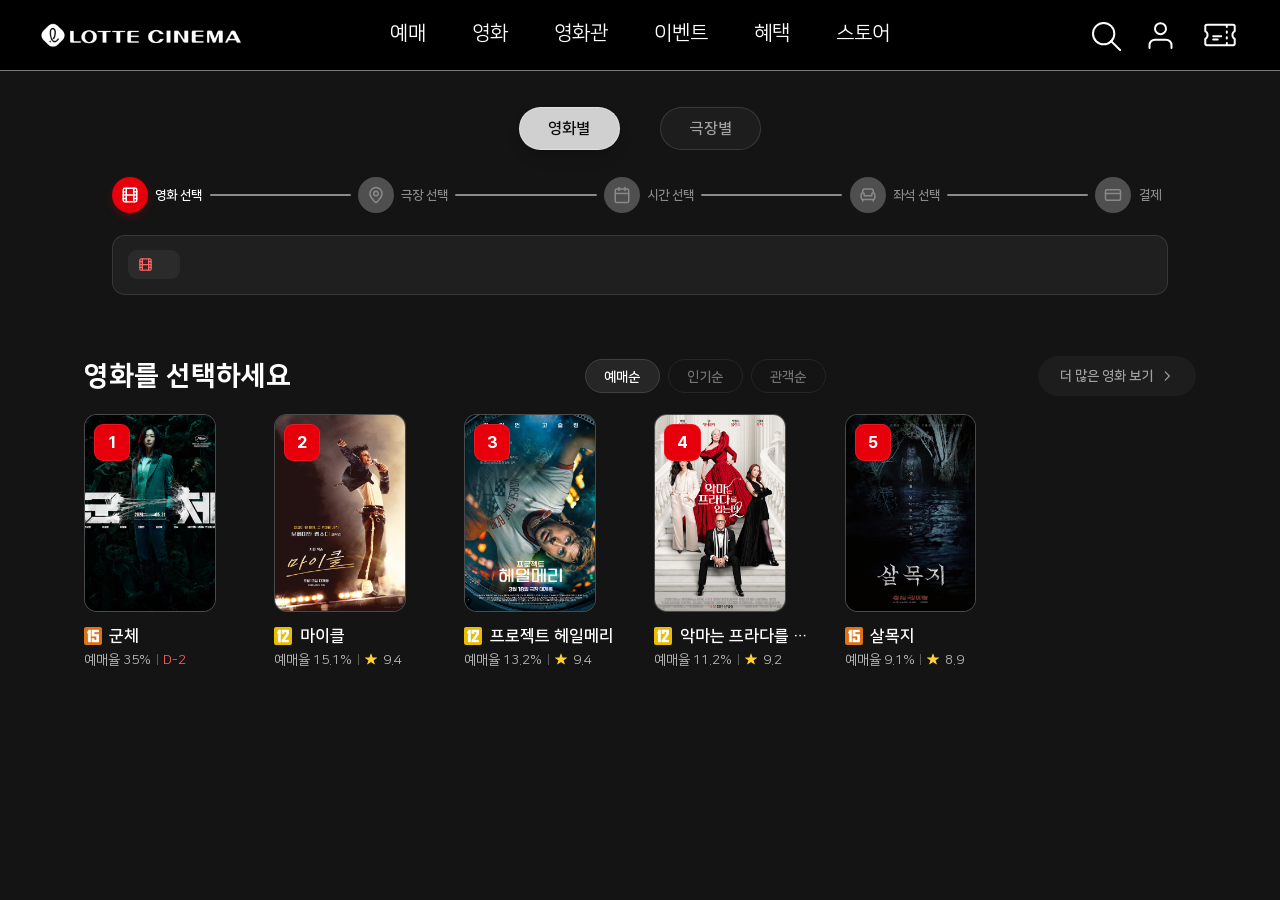
<file: booking.html>
<!DOCTYPE html>
<html lang="ko">
  <head>
    <meta charset="UTF-8" />
    <meta name="viewport" content="width=device-width, initial-scale=1.0" />
    <title>예매 | LOTTE CINEMA</title>
    <link rel="preconnect" href="https://fonts.googleapis.com" />
    <link rel="preconnect" href="https://fonts.gstatic.com" crossorigin />
    <link
      href="https://fonts.googleapis.com/css2?family=Noto+Sans+KR:wght@400;500;700;900&family=Nanum+Gothic:wght@400;700;800&family=DM+Serif+Text:ital@0;1&family=Roboto:wght@400;500&display=swap"
      rel="stylesheet"
    />
    <link rel="stylesheet" href="styles.css" />
    <link rel="stylesheet" href="booking.css" />
  </head>
  <body class="booking_body">
    <div class="page_background"></div>
    <header class="site_header">
      <div class="header_layout">
        <a class="logo" href="index.html"><img src="assets/images/Logo.png" alt="LOTTE CINEMA" width="301" height="49" /></a>
        <nav class="main_nav" aria-label="메인 메뉴">
          <a href="booking.html">예매</a>
          <a href="index.html#promo_section">영화</a>
          <a href="index.html#special_section">영화관</a>
          <a href="index.html#event_section">이벤트</a>
          <a href="index.html#event_section">혜택</a>
          <a href="index.html#goods_section">스토어</a>
        </nav>
        <div class="header_actions" aria-label="사용자 메뉴">
          <button type="button" class="icon_button" aria-label="검색">
            <img src="assets/icons/icon_search.svg" alt="" width="32" height="32" />
          </button>
          <button type="button" class="icon_button" aria-label="로그인">
            <img src="assets/icons/icon_login.svg" alt="" width="33" height="33" />
          </button>
          <button type="button" class="icon_button" aria-label="티켓">
            <img src="assets/icons/icon_ticket.svg" alt="" width="40" height="40" />
          </button>
        </div>
      </div>
    </header>

    <main class="booking_page" id="booking_page">
      <div class="booking_banner is_hidden" id="booking_banner" aria-hidden="true"><img alt="" /></div>

      <div class="booking_inner">
        <button type="button" class="booking_back is_hidden" id="booking_back">
          <img src="assets/icons/booking_arrow_left.svg" alt="" width="24" height="24" />
          뒤로가기
        </button>

        <div class="booking_modes" id="booking_modes" role="group" aria-label="예매 방식">
          <button type="button" class="booking_mode is_active" data-mode="movie" aria-pressed="true">영화별</button>
          <button type="button" class="booking_mode" data-mode="theater" aria-pressed="false">극장별</button>
        </div>

        <div class="booking_progress" id="booking_progress">
          <ol class="booking_stepper" id="booking_stepper" aria-label="예매 단계"></ol>
          <div class="booking_summary" id="booking_summary" aria-label="선택한 내용"></div>
        </div>

        <!-- 영화 선택 -->
        <section class="booking_step" data-step="movie" aria-labelledby="movie_step_title">
          <div class="booking_movie_head">
            <h2 id="movie_step_title">영화를 선택하세요</h2>
            <div class="booking_sort" id="booking_sort" role="group" aria-label="영화 정렬">
              <button type="button" class="is_active" data-sort="rate" aria-pressed="true">예매순</button>
              <button type="button" data-sort="rating" aria-pressed="false">인기순</button>
              <button type="button" data-sort="audience" aria-pressed="false">관객순</button>
            </div>
            <a class="booking_more_movies" href="index.html#promo_section">
              더 많은 영화 보기
              <img src="assets/icons/booking_chevron.svg" alt="" width="16" height="16" />
            </a>
          </div>
          <ul class="booking_movies" id="booking_movies"></ul>
          <button type="button" class="booking_next is_hidden" data-next>
            다음
            <img src="assets/icons/booking_next.svg" alt="" width="20" height="20" />
          </button>
        </section>

        <!-- 극장 선택 -->
        <section class="booking_step" data-step="theater" aria-label="극장 선택">
          <label class="booking_theater_search">
            <span class="sr_only">극장명 검색</span>
            <input type="search" id="booking_theater_keyword" placeholder="극장명을 입력해주세요" autocomplete="off" />
            <img src="assets/icons/booking_search.svg" alt="" />
          </label>
          <div class="booking_regions" id="booking_regions" role="group" aria-label="지역"></div>
          <ul class="booking_theaters" id="booking_theaters"></ul>
          <p class="booking_empty is_hidden" id="booking_theater_empty" role="status"></p>
          <button type="button" class="booking_theater_more" id="booking_theater_more">
            <img src="assets/icons/booking_plus.svg" alt="" width="24" height="24" />
            <span>더보기</span>
          </button>
        </section>

        <!-- 시간 선택 -->
        <section class="booking_step" data-step="time" aria-label="시간 선택">
          <div class="booking_time">
            <p class="booking_month">
              <span id="booking_month"></span>
              <img src="assets/icons/booking_calendar.svg" alt="" />
            </p>
            <div class="booking_dates">
              <button type="button" class="booking_date_prev" id="booking_date_prev" aria-label="이전 날짜">
                <img src="assets/icons/booking_date_arrow.svg" alt="" />
              </button>
              <ul class="booking_date_list" id="booking_date_list"></ul>
              <button type="button" id="booking_date_next" aria-label="다음 날짜">
                <img src="assets/icons/booking_date_arrow.svg" alt="" />
              </button>
            </div>
            <div class="booking_time_filters" id="booking_time_filters" role="group" aria-label="시간표 필터">
              <button type="button" class="is_active" data-filter="all" aria-pressed="true">전체</button>
              <button type="button" data-filter="special" aria-pressed="false">스페셜관</button>
              <button type="button" data-filter="13" aria-pressed="false">13시 이후</button>
              <button type="button" data-filter="19" aria-pressed="false">19시 이후</button>
              <button type="button" data-filter="22" aria-pressed="false">심야</button>
            </div>
            <div class="booking_showtimes" id="booking_showtimes"></div>
            <p class="booking_empty is_hidden" id="booking_showtime_empty" role="status">조건에 맞는 상영 시간이 없습니다.</p>
          </div>
          <button type="button" class="booking_next is_hidden" data-next>
            다음
            <img src="assets/icons/booking_next.svg" alt="" width="20" height="20" />
          </button>
        </section>

        <!-- 좌석 선택 -->
        <section class="booking_step" data-step="seat" aria-labelledby="seat_step_title">
          <div class="booking_seat_layout">
            <div class="booking_seat_panel">
              <div class="booking_screen" aria-hidden="true"><span>SCREEN</span></div>
              <div class="booking_seats" id="booking_seats" role="group" aria-label="좌석"></div>
              <ul class="booking_legend" aria-label="좌석 안내">
                <li><span class="booking_legend_seat is_available"></span>선택 가능</li>
                <li><span class="booking_legend_seat is_selected"></span>선택</li>
                <li><span class="booking_legend_seat"></span>예매 완료</li>
                <li><span class="booking_legend_seat is_blocked"></span>선택 불가</li>
              </ul>
            </div>
            <aside class="booking_seat_side">
              <h2 id="seat_step_title">인원 선택</h2>
              <p class="booking_people_note">인원은 최대 8명까지 선택 가능합니다.</p>
              <div class="booking_counters" id="booking_counters"></div>
              <div class="booking_total">
                <p class="booking_total_label">선택한 좌석</p>
                <p class="booking_total_seats" id="booking_total_seats"></p>
                <p class="booking_hint" id="booking_seat_hint" role="status"></p>
                <p class="booking_total_price">총 합계 <strong id="booking_total_price">0원</strong></p>
                <button type="button" class="booking_pay_btn" id="booking_seat_done" disabled>결제하기</button>
              </div>
            </aside>
          </div>
        </section>

        <!-- 결제 -->
        <section class="booking_step" data-step="pay" aria-label="결제">
          <div class="booking_pay">
            <div class="booking_info">
              <div class="booking_info_head">
                <img class="booking_info_poster" id="booking_info_poster" alt="" />
                <div>
                  <p class="booking_info_label">예매정보</p>
                  <h2 class="booking_info_title" id="booking_info_title"></h2>
                </div>
              </div>
              <dl class="booking_info_list" id="booking_info_list"></dl>
            </div>

            <div class="booking_pay_side">
              <div class="booking_pay_box">
                <h2>할인/포인트</h2>
                <div class="booking_pay_options" id="booking_discounts">
                  <button type="button" aria-pressed="false">L.POINT 조회</button>
                  <button type="button" aria-pressed="false">관람권</button>
                  <button type="button" aria-pressed="false">할인원</button>
                  <button type="button" aria-pressed="false">제휴 포인트/할인</button>
                </div>
              </div>
              <div class="booking_pay_box">
                <h2>최종 결제수단</h2>
                <div class="booking_pay_options booking_pay_options--radio" id="booking_methods">
                  <button type="button" aria-pressed="false">신용/체크카드</button>
                  <button type="button" aria-pressed="false">간편결제</button>
                  <button type="button" aria-pressed="false">휴대폰</button>
                  <button type="button" aria-pressed="false">무통장입금</button>
                </div>
              </div>
              <div class="booking_pay_summary">
                <dl>
                  <dt>티켓 금액</dt>
                  <dd id="booking_pay_ticket"></dd>
                  <dt>할인 금액</dt>
                  <dd>0원</dd>
                </dl>
                <div class="booking_pay_total">
                  <span>총 금액</span>
                  <strong id="booking_pay_price"></strong>
                </div>
                <p class="booking_hint" id="booking_pay_hint" role="status"></p>
                <button type="button" class="booking_pay_btn" id="booking_pay_done">결제하기</button>
              </div>
            </div>
          </div>
        </section>

        <!-- 예매 완료 -->
        <section class="booking_step" data-step="done" aria-labelledby="done_step_title">
          <h2 class="booking_done_title" id="done_step_title">예매가 완료되었습니다</h2>
          <div class="booking_done_stage">
            <div class="booking_done_glow" aria-hidden="true"></div>
            <div class="booking_ticket_box">
              <div class="booking_ticket_tilt" id="booking_ticket_tilt">
                <div class="booking_ticket">
                  <div class="booking_ticket_visual" id="booking_ticket_visual"></div>
                  <div class="booking_ticket_info">
                    <h3 id="booking_ticket_title"></h3>
                    <dl id="booking_ticket_list"></dl>
                  </div>
                  <span class="booking_ticket_shine" aria-hidden="true"></span>
                </div>
              </div>
            </div>
          </div>
          <a class="booking_home" href="index.html">메인으로</a>
        </section>
      </div>
    </main>


    <script>
      // 시안에 있는 데이터. audience(관객 수, 만 명)는 시안에 없어 정렬용으로 넣은 임시 값
      const MOVIES = [
        { id: 'gunche', title: '군체', age: '15', rate: 35, rating: null, dday: 'D-2', audience: 4.3, poster: 'assets/images/poster_gunche.jpeg' },
        { id: 'michael', title: '마이클', age: '12', rate: 15.1, rating: 9.4, audience: 162.8, poster: 'assets/images/movie/michael_poster.jpg' },
        { id: 'hailmary', title: '프로젝트 헤일메리', age: '12', rate: 13.2, rating: 9.4, audience: 160.2, poster: 'assets/images/booking/poster_hailmary.jpg' },
        { id: 'prada', title: '악마는 프라다를 입는다 2', age: '12', rate: 11.2, rating: 9.2, audience: 159.7, poster: 'assets/images/booking/poster_prada.jpg' },
        { id: 'salmokji', title: '살목지', age: '15', rate: 9.1, rating: 8.9, audience: 120, poster: 'assets/images/booking/poster_salmokji.jpg' },
        // 예매 순위 5편에는 없지만 홈 화면의 예매하기로 들어올 수 있는 영화 (그 영화로 들어왔을 때만 목록 끝에 보임)
        { id: 'supermario', title: '슈퍼마리오갤럭시', age: 'all', rate: 8.1, rating: 9.4, isExtra: true, poster: 'assets/images/img_box5.png' },
        { id: 'spiderman', title: '스파이더맨: 브랜드 뉴 데이', isExtra: true, poster: 'assets/images/promo/promo_grid1.png' },
        { id: 'minions', title: '미니언즈 & 몬스터즈', isExtra: true, poster: 'assets/images/promo/promo_grid2.png' },
        { id: 'toystory', title: '토이 스토리 5', isExtra: true, poster: 'assets/images/promo/promo_grid3.png' },
        { id: 'wildthing', title: '와일드 씽', isExtra: true, poster: 'assets/images/promo/promo_grid4.png' },
        { id: 'beginagain', title: '비긴어게인', age: '15', rating: 9.1, isExtra: true, poster: 'assets/images/pick_beginagain.jpeg' },
        { id: 'doraemon', title: '극장판 도라에몽: 신 진구의 해저비밀성', age: 'all', rating: 8.67, isExtra: true, poster: 'assets/images/pick_doraemon.jpeg' },
        { id: 'blazetheway', title: "2026 &TEAM CONCERT TOUR 'BLAZE THE WAY' Live Viewing", age: 'all', rating: 9.1, isExtra: true, poster: 'assets/images/pick_blazetheway.jpeg' },
        { id: 'scarymovie', title: '무서운 영화', rating: 7.21, isExtra: true, poster: 'assets/images/pick_scarymovie.jpeg' },
      ];
      const AGE_LABELS = { 12: '12세 이상', 15: '15세 이상', all: '전체 관람가' };
      const HALL_LOGOS = {
        super4d: { src: 'assets/images/special/logo_super4d.png', alt: '수퍼 4D' },
        charlotte: { src: 'assets/images/special/logo_charlotte.png', alt: '샤롯데' },
        superled: { src: 'assets/images/special/logo_superled.png', alt: '수퍼 LED' },
      };
      const THEATERS = [
        { id: 'gasan', name: '가산디지털점', region: '서울', address: '서울 금천구 디지털로10길 9 1동', halls: ['super4d'], map: 'assets/images/booking/map_gasan.jpg' },
        { id: 'konkuk', name: '건대입구점', region: '서울', address: '서울 광진구 아차산로 272 더샵스타시티', halls: ['super4d', 'charlotte', 'superled'], map: 'assets/images/booking/map_konkuk.jpg' },
        { id: 'gimpo', name: '김포공항점', region: '서울', address: '서울 강서구 하늘길 77(방화동)', halls: ['4K LASER', 'charlotte'], map: 'assets/images/booking/map_gimpo.jpg' },
      ];
      const REGIONS = [['서울', 23], ['경기/인천', 40], ['충청/대전', 12], ['전라/광주', 11], ['경북/대구', 14], ['경남/부산/울산', 21], ['강원', 5], ['제주', 2]];
      // 시안의 시간표 하나를 모든 영화·극장·날짜에 같이 씀
      const SHOW_GROUPS = [
        { label: ['2D', '샤롯데', '4K', '샤롯데 LASER'], hall: '샤롯데', hallFull: '샤롯데LASER··/4K', total: 32, isSpecial: true, times: [['15:50', 32], ['18:30', 30], ['21:10', 30]] },
        { label: ['2D', '수퍼LED(일반)', '4K'], desc: '10배의 밝기, 무한대의 명암비, 완벽한 실재감, 세계최초 LED 스크린을 경험해보세요.', hall: '7관', hallFull: '수퍼LED(일반)/4K', total: 175, isSpecial: true, times: [['14:50', 155], ['17:30', 167], ['20:10', 166], ['22:50', 171]] },
      ];
      const PEOPLE = [['adult', '성인'], ['teen', '청소년'], ['senior', '경로'], ['disabled', '장애인']];
      const STEP_INFO = {
        movie: { label: '영화 선택', icon: 'movie' },
        theater: { label: '극장 선택', icon: 'theater' },
        time: { label: '시간 선택', icon: 'time' },
        seat: { label: '좌석 선택', icon: 'seat' },
        pay: { label: '결제', icon: 'pay' },
      };
      const BASE_DATE = new Date(2026, 4, 15);
      const VISIBLE_DAYS = 9;
      const MAX_DATE_OFFSET = 14;
      const RUNNING_MINUTES = 137;
      const SEAT_PRICE = 35000;
      const MAX_PEOPLE = 8;
      const SEAT_ROWS = ['A', 'B', 'C', 'D'];
      const SEATS_PER_ROW = 8;
      const BOOKED_SEATS = ['D5', 'D6'];
      const WEEKDAYS = ['일', '월', '화', '수', '목', '금', '토'];
      const FIT_MIN_WIDTH = 1024;
      // 가장 긴 단계(상영 시간표)의 높이. 모든 단계를 이 높이 기준으로 같은 비율로 축소
      const FIT_HEIGHT = 870;

      const state = {
        mode: 'movie',
        step: 'movie',
        movieId: null,
        theaterId: null,
        dateOffset: 0,
        dayIndex: 0,
        show: null,
        counts: { adult: 0, teen: 0, senior: 0, disabled: 0 },
        seats: [],
        method: null,
        sort: 'rate',
        region: '서울',
        keyword: '',
        timeFilter: 'all',
      };

      const byId = (id) => document.getElementById(id);
      const pad = (value) => String(value).padStart(2, '0');
      const getOrder = () => (state.mode === 'movie' ? ['movie', 'theater', 'time', 'seat', 'pay'] : ['theater', 'movie', 'time', 'seat', 'pay']);
      const getMovie = () => MOVIES.find((movie) => movie.id === state.movieId);
      const getTheater = () => THEATERS.find((theater) => theater.id === state.theaterId);
      const getPeopleCount = () => Object.values(state.counts).reduce((sum, count) => sum + count, 0);
      const formatPrice = (value) => `${value.toLocaleString('ko-KR')}원`;
      // 등급 아이콘 파일이 있는 등급만 표시 (없으면 빈 문자열)
      const getAgeIcon = (movie) => (AGE_LABELS[movie.age] ? `<img src="assets/images/badge_${movie.age}.png" alt="${AGE_LABELS[movie.age]}" />` : '');

      function getSelectedDate() {
        const date = new Date(BASE_DATE);
        date.setDate(date.getDate() + state.dateOffset + state.dayIndex);
        return date;
      }

      function getEndTime(start) {
        const [hour, minute] = start.split(':').map(Number);
        const total = hour * 60 + minute + RUNNING_MINUTES;
        return `${pad(Math.floor(total / 60) % 24)}:${pad(total % 60)}`;
      }

      function getShowText() {
        const date = getSelectedDate();
        const day = `${pad(date.getFullYear() % 100)}-${pad(date.getMonth() + 1)}-${pad(date.getDate())}`;
        return state.show ? `${day} ${state.show.time}~${getEndTime(state.show.time)}  ${state.show.group.hall}` : day;
      }

      function resetFrom(stepName) {
        if (stepName === 'time' || stepName === 'all') {
          state.show = null;
        }
        state.seats = [];
        state.counts = { adult: 0, teen: 0, senior: 0, disabled: 0 };
        state.method = null;
      }

      function handleStepChange(stepName) {
        state.step = stepName;
        render();
        window.scrollTo({ top: 0 });
      }

      window.addEventListener('resize', () => handleScreenFit());
      window.addEventListener('load', () => handleScreenFit());

      function handleNext() {
        const order = getOrder();
        handleStepChange(order[order.indexOf(state.step) + 1]);
      }

      // ---------- 공통: 단계 표시, 요약, 배경 ----------
      function renderProgress() {
        const order = getOrder();
        const currentIndex = order.indexOf(state.step);
        byId('booking_stepper').innerHTML = order
          .map((name, index) => {
            const info = STEP_INFO[name];
            const isDone = index < currentIndex;
            const stateClass = isDone ? 'is_done' : index === currentIndex ? 'is_current' : '';
            const icon = isDone ? 'check' : info.icon;
            return `<li class="${stateClass}"><button type="button" data-step-link="${name}" ${isDone ? '' : 'disabled'} ${index === currentIndex ? 'aria-current="step"' : ''}>
              <span class="booking_stepper_icon"><img src="assets/icons/booking_step_${icon}.svg" alt="${isDone ? '완료' : ''}" /></span><span>${info.label}</span></button></li>`;
          })
          .join('');

        const chips = [];
        const addChip = (name, text) => {
          if (order.indexOf(name) > currentIndex && !text) {
            return;
          }
          chips.push(`<button type="button" class="booking_chip" data-step-link="${name}"><img src="assets/icons/booking_chip_${name}.svg" alt="${STEP_INFO[name].label}" />${text || ''}${
            text ? '<img class="booking_chip_edit" src="assets/icons/booking_chip_edit.svg" alt="수정" />' : ''
          }</button>`);
        };
        const movie = getMovie();
        const theater = getTheater();
        order.forEach((name) => {
          if (name === 'movie') addChip('movie', movie ? movie.title : '');
          if (name === 'theater') addChip('theater', theater ? theater.name : '');
          if (name === 'time' && currentIndex >= order.indexOf('time')) addChip('time', getShowText());
          if (name === 'seat' && currentIndex >= order.indexOf('seat')) addChip('seat', state.seats.join(', '));
        });
        byId('booking_summary').innerHTML = chips.join('');
      }

      function renderBanner() {
        const movie = getMovie();
        const banner = byId('booking_banner');
        const isVisible = Boolean(movie) && state.step !== getOrder()[0];
        banner.classList.toggle('is_hidden', !isVisible);
        if (isVisible) {
          const image = banner.querySelector('img');
          const isMichael = movie.id === 'michael';
          image.src = isMichael ? 'assets/images/booking/banner_michael.png' : movie.poster;
          image.className = isMichael ? 'is_keyart' : 'is_poster';
        }
      }

      // ---------- 영화 ----------
      function renderMovies() {
        const sorted = MOVIES.filter((movie) => !movie.isExtra).sort((a, b) => (b[state.sort] || 0) - (a[state.sort] || 0));
        const selectedExtra = MOVIES.find((movie) => movie.isExtra && movie.id === state.movieId);
        byId('booking_movies').innerHTML = (selectedExtra ? [...sorted, selectedExtra] : sorted)
          .map((movie, index) => {
            const meta = [
              movie.rate ? `예매율 ${movie.rate}%` : '',
              movie.rating ? `<img src="assets/icons/booking_star.svg" alt="평점" />${movie.rating}` : movie.dday ? `<span class="booking_movie_dday">${movie.dday}</span>` : '',
            ]
              .filter(Boolean)
              .join('<i></i>');
            const isSelected = movie.id === state.movieId;
            return `<li><button type="button" class="booking_movie ${isSelected ? 'is_selected' : ''}" data-movie="${movie.id}" aria-pressed="${isSelected}">
              <span class="booking_movie_poster"><img src="${movie.poster}" alt="${movie.title} 포스터" />${movie.isExtra ? '' : `<span class="booking_movie_rank">${index + 1}</span>`}
              <span class="booking_movie_check"><span><img src="assets/icons/booking_select_check.svg" alt="선택됨" width="32" height="32" /></span></span></span>
              <span class="booking_movie_title">${getAgeIcon(movie)}<span>${movie.title}</span></span>
              <span class="booking_movie_meta">${meta}</span></button></li>`;
          })
          .join('');
        document.querySelector('[data-step="movie"] [data-next]').classList.toggle('is_hidden', !state.movieId);
      }

      // ---------- 극장 ----------
      function renderTheaters() {
        byId('booking_regions').innerHTML = REGIONS.map(
          ([name, count]) => `<button type="button" class="${name === state.region ? 'is_active' : ''}" data-region="${name}" aria-pressed="${name === state.region}">${name}(${count})</button>`
        ).join('');
        const keyword = state.keyword.trim();
        const list = THEATERS.filter((theater) => (keyword ? theater.name.includes(keyword) : theater.region === state.region));
        byId('booking_theaters').innerHTML = list
          .map((theater) => {
            const halls = theater.halls
              .map((hall) => (HALL_LOGOS[hall] ? `<li><img src="${HALL_LOGOS[hall].src}" alt="${HALL_LOGOS[hall].alt}" /></li>` : `<li>${hall}</li>`))
              .join('');
            return `<li class="booking_theater"><div class="booking_theater_top"><div><h3>${theater.name}</h3>
              <p class="booking_theater_line"><img src="assets/icons/booking_pin.svg" alt="주소" />${theater.address}</p>
              <p class="booking_theater_line"><img src="assets/icons/booking_parking.svg" alt="" />주차가능</p>
              <ul class="booking_theater_halls" aria-label="특별관">${halls}</ul></div>
              <img class="booking_theater_map" src="${theater.map}" alt="${theater.name} 지도" /></div>
              <button type="button" class="booking_theater_btn" data-theater="${theater.id}">상영시간표 보기</button></li>`;
          })
          .join('');
        const empty = byId('booking_theater_empty');
        empty.classList.toggle('is_hidden', list.length > 0);
        empty.textContent = keyword ? `'${keyword}'에 해당하는 극장이 없습니다.` : `${state.region} 지역 극장 정보는 준비 중입니다.`;
        byId('booking_theater_more').classList.toggle('is_hidden', list.length === 0);
      }

      // ---------- 시간 ----------
      function renderTimes() {
        const first = new Date(BASE_DATE);
        first.setDate(first.getDate() + state.dateOffset);
        byId('booking_month').textContent = `${first.getMonth() + 1}월`;
        byId('booking_date_list').innerHTML = Array.from({ length: VISIBLE_DAYS }, (_, index) => {
          const date = new Date(first);
          date.setDate(date.getDate() + index);
          const isToday = date.getTime() === BASE_DATE.getTime();
          const isActive = index === state.dayIndex;
          return `<li><button type="button" class="${isActive ? 'is_active' : ''}" data-day="${index}" aria-pressed="${isActive}">${isToday ? '오늘' : WEEKDAYS[date.getDay()]}<strong>${date.getDate()}</strong></button></li>`;
        }).join('');
        byId('booking_date_prev').disabled = state.dateOffset === 0;
        byId('booking_date_next').disabled = state.dateOffset >= MAX_DATE_OFFSET;

        const minHour = Number(state.timeFilter) || 0;
        const groups = SHOW_GROUPS.map((group, groupIndex) => ({
          group,
          groupIndex,
          times: group.times.filter(([time]) => Number(time.slice(0, 2)) >= minHour),
        })).filter((entry) => entry.times.length > 0 && (state.timeFilter !== 'special' || entry.group.isSpecial));
        byId('booking_showtimes').innerHTML = groups
          .map(({ group, groupIndex, times }) => {
            const buttons = times
              .map(([time, remaining]) => {
                const isSelected = Boolean(state.show) && state.show.group === group && state.show.time === time;
                return `<li><button type="button" class="booking_showtime ${isSelected ? 'is_selected' : ''}" data-group="${groupIndex}" data-time="${time}" aria-pressed="${isSelected}">
                  <strong>${time}</strong><small>~${getEndTime(time)}</small>
                  <span class="booking_showtime_hall">${group.hall}</span><span class="booking_showtime_seats"><em>${remaining}</em>/${group.total}석</span>
                  <span class="booking_showtime_bar" aria-hidden="true"><span style="width: ${Math.round((remaining / group.total) * 100)}%"></span></span></button></li>`;
              })
              .join('');
            return `<div><p class="booking_showtime_label">${group.label.join('<i>|</i>')}</p>${group.desc ? `<p class="booking_showtime_desc">${group.desc}</p>` : ''}
              <ul class="booking_showtime_list">${buttons}</ul></div>`;
          })
          .join('');
        byId('booking_showtime_empty').classList.toggle('is_hidden', groups.length > 0);
        document.querySelector('[data-step="time"] [data-next]').classList.toggle('is_hidden', !state.show);
      }

      // ---------- 좌석 ----------
      function renderSeats() {
        const people = getPeopleCount();
        byId('booking_counters').innerHTML = PEOPLE.map(
          ([key, label]) => `<div class="booking_counter"><span>${label}</span><div class="booking_counter_box">
            <button type="button" data-count="${key}" data-delta="-1" aria-label="${label} 줄이기" ${state.counts[key] === 0 ? 'disabled' : ''}>−</button>
            <span aria-live="polite">${state.counts[key]}</span>
            <button type="button" data-count="${key}" data-delta="1" aria-label="${label} 늘리기" ${people >= MAX_PEOPLE ? 'disabled' : ''}>+</button></div></div>`
        ).join('');

        const booked = state.show && state.show.remaining < state.show.group.total ? BOOKED_SEATS : [];
        const isFull = state.seats.length >= people;
        byId('booking_seats').innerHTML = SEAT_ROWS.map((row) => {
          const seats = Array.from({ length: SEATS_PER_ROW }, (_, index) => {
            const name = `${row}${index + 1}`;
            const isSelected = state.seats.includes(name);
            const isBooked = booked.includes(name);
            const isBlocked = !isSelected && !isBooked && isFull;
            const stateClass = isSelected ? 'is_selected' : isBooked ? 'is_booked' : isBlocked ? 'is_blocked' : 'is_available';
            const stateText = isSelected ? '선택됨' : isBooked ? '예매 완료' : isBlocked ? '선택 불가' : '선택 가능';
            return `<button type="button" class="booking_seat ${stateClass}" data-seat="${name}" aria-label="${name} ${stateText}" aria-pressed="${isSelected}" ${isBooked || isBlocked ? 'disabled' : ''}>${index + 1}</button>`;
          }).join('');
          return `<div class="booking_seat_row"><span>${row}</span>${seats}</div>`;
        }).join('');

        byId('booking_total_seats').innerHTML = state.seats.map((seat) => `<span>${seat}</span>`).join('') || '<em>아직 선택한 좌석이 없습니다</em>';
        byId('booking_total_price').textContent = formatPrice(state.seats.length * SEAT_PRICE);
        byId('booking_seat_done').disabled = people === 0 || state.seats.length !== people;
        byId('booking_seat_hint').textContent =
          people === 0 ? '인원을 먼저 선택해 주세요.' : state.seats.length < people ? `좌석을 ${people - state.seats.length}개 더 선택해 주세요.` : '';
      }

      // ---------- 결제 / 완료 ----------
      function getInfoRows() {
        const date = getSelectedDate();
        const day = `${pad(date.getFullYear() % 100)}.${pad(date.getMonth() + 1)}.${pad(date.getDate())}(${WEEKDAYS[date.getDay()]})`;
        return [
          ['지점', getTheater().name],
          ['상영관', state.show.group.hallFull],
          ['상영 일시', `${day} | ${state.show.time}~${getEndTime(state.show.time)}`],
          ['관람 인원', `${getPeopleCount()}명`],
          ['좌석', state.seats.join(', ')],
        ]
          .map(([label, value]) => `<dt>${label}</dt><dd>${value}</dd>`)
          .join('');
      }

      function renderPay() {
        const movie = getMovie();
        byId('booking_info_poster').src = movie.poster;
        byId('booking_info_poster').alt = `${movie.title} 포스터`;
        byId('booking_info_title').innerHTML = `${getAgeIcon(movie)}<span>${movie.title}(2D)</span>`;
        byId('booking_info_list').innerHTML = getInfoRows();
        byId('booking_pay_ticket').textContent = `${formatPrice(SEAT_PRICE)} × ${state.seats.length}`;
        byId('booking_pay_price').textContent = formatPrice(state.seats.length * SEAT_PRICE);
        byId('booking_methods').querySelectorAll('button').forEach((button) => {
          const isSelected = button.textContent === state.method;
          button.classList.toggle('is_selected', isSelected);
          button.setAttribute('aria-pressed', String(isSelected));
        });
      }

      function renderDone() {
        const movie = getMovie();
        const visual = byId('booking_ticket_visual');
        const isMichael = movie.id === 'michael';
        visual.classList.toggle('is_michael', isMichael);
        visual.style.backgroundImage = isMichael ? '' : `url('${movie.poster}')`;
        visual.innerHTML = isMichael ? '<div class="booking_ticket_logo"><img src="assets/images/booking/ticket_logo.png" alt="Michael" /></div>' : '';
        byId('booking_ticket_title').textContent = `${movie.title}(2D)`;
        byId('booking_ticket_list').innerHTML = getInfoRows();
      }

      function render() {
        const order = getOrder();
        const isFlowStep = order.includes(state.step) && state.step !== 'pay';
        document.querySelectorAll('.booking_step').forEach((section) => section.classList.toggle('is_active', section.dataset.step === state.step));
        byId('booking_modes').classList.toggle('is_hidden', state.step !== order[0]);
        byId('booking_back').classList.toggle('is_hidden', state.step === order[0] || state.step === 'done');
        byId('booking_progress').classList.toggle('is_hidden', !isFlowStep);
        document.querySelectorAll('.booking_mode').forEach((button) => {
          const isActive = button.dataset.mode === state.mode;
          button.classList.toggle('is_active', isActive);
          button.setAttribute('aria-pressed', String(isActive));
        });
        renderBanner();
        if (isFlowStep) renderProgress();
        if (state.step === 'movie') renderMovies();
        if (state.step === 'theater') renderTheaters();
        if (state.step === 'time') renderTimes();
        if (state.step === 'seat') renderSeats();
        if (state.step === 'pay') renderPay();
        if (state.step === 'done') renderDone();
        handleScreenFit();
      }

      // 데스크톱에서는 스크롤 없이 한 화면에 들어오도록 축소.
      // 단계마다 크기가 달라지지 않게 FIT_HEIGHT 기준으로 같은 비율을 쓰고, 그보다 긴 단계만 더 줄임
      function handleScreenFit() {
        const page = byId('booking_page');
        const inner = page.querySelector('.booking_inner');
        inner.style.zoom = 1;
        if (window.innerWidth <= FIT_MIN_WIDTH) {
          return;
        }
        const style = window.getComputedStyle(page);
        const available = page.clientHeight - parseFloat(style.paddingTop) - parseFloat(style.paddingBottom);
        inner.style.zoom = Math.min(1, available / Math.max(FIT_HEIGHT, inner.offsetHeight));
      }

      // ---------- 이벤트 (목록은 다시 그려지므로 상위 요소에서 한 번만 받음) ----------
      byId('booking_page').addEventListener('click', (event) => {
        const target = event.target.closest('button, a');
        if (!target) {
          return;
        }
        const data = target.dataset;
        if (data.mode && data.mode !== state.mode) {
          state.mode = data.mode;
          state.movieId = null;
          state.theaterId = null;
          resetFrom('all');
          handleStepChange(getOrder()[0]);
        } else if (data.stepLink) {
          handleStepChange(data.stepLink);
        } else if ('next' in data) {
          handleNext();
        } else if (data.movie) {
          state.movieId = state.movieId === data.movie ? null : data.movie;
          resetFrom('time');
          render();
        } else if (data.sort) {
          state.sort = data.sort;
          document.querySelectorAll('#booking_sort button').forEach((button) => {
            button.classList.toggle('is_active', button === target);
            button.setAttribute('aria-pressed', String(button === target));
          });
          renderMovies();
        } else if (data.region) {
          state.region = data.region;
          state.keyword = '';
          byId('booking_theater_keyword').value = '';
          renderTheaters();
        } else if (data.theater) {
          state.theaterId = data.theater;
          resetFrom('time');
          handleNext();
        } else if (data.day) {
          state.dayIndex = Number(data.day);
          resetFrom('time');
          render();
        } else if (data.filter) {
          state.timeFilter = data.filter;
          document.querySelectorAll('#booking_time_filters button').forEach((button) => {
            button.classList.toggle('is_active', button === target);
            button.setAttribute('aria-pressed', String(button === target));
          });
          renderTimes();
        } else if (data.time) {
          const group = SHOW_GROUPS[Number(data.group)];
          const remaining = group.times.find(([time]) => time === data.time)[1];
          resetFrom('seat');
          state.show = { group, time: data.time, remaining };
          render();
        } else if (data.count) {
          const nextCount = state.counts[data.count] + Number(data.delta);
          if (nextCount >= 0 && getPeopleCount() + Number(data.delta) <= MAX_PEOPLE) {
            state.counts[data.count] = nextCount;
            state.seats = state.seats.slice(0, getPeopleCount());
            render();
          }
        } else if (data.seat) {
          if (state.seats.includes(data.seat)) {
            state.seats = state.seats.filter((seat) => seat !== data.seat);
          } else if (state.seats.length < getPeopleCount()) {
            state.seats = [...state.seats, data.seat].sort();
          }
          render();
        }
      });

      byId('booking_back').addEventListener('click', () => {
        const order = getOrder();
        handleStepChange(order[order.indexOf(state.step) - 1]);
      });

      byId('booking_theater_keyword').addEventListener('input', (event) => {
        state.keyword = event.target.value;
        renderTheaters();
      });

      byId('booking_theater_more').addEventListener('click', (event) => {
        event.currentTarget.disabled = true;
        event.currentTarget.querySelector('span').textContent = '모든 극장을 불러왔습니다';
      });

      [['booking_date_prev', -7], ['booking_date_next', 7]].forEach(([id, delta]) => {
        byId(id).addEventListener('click', () => {
          state.dateOffset = Math.min(MAX_DATE_OFFSET, Math.max(0, state.dateOffset + delta));
          resetFrom('time');
          render();
        });
      });

      byId('booking_seat_done').addEventListener('click', handleNext);

      byId('booking_discounts').addEventListener('click', (event) => {
        const button = event.target.closest('button');
        if (button) {
          button.setAttribute('aria-pressed', String(button.classList.toggle('is_selected')));
        }
      });

      byId('booking_methods').addEventListener('click', (event) => {
        const button = event.target.closest('button');
        if (button) {
          state.method = button.textContent;
          byId('booking_pay_hint').textContent = '';
          renderPay();
        }
      });

      byId('booking_pay_done').addEventListener('click', () => {
        if (!state.method) {
          byId('booking_pay_hint').textContent = '결제수단을 선택해 주세요.';
          return;
        }
        handleStepChange('done');
      });

      // 완료 화면: 마우스를 따라 티켓이 살짝 기울고 빛이 따라 움직임
      const ticketTilt = byId('booking_ticket_tilt');
      if (!window.matchMedia('(prefers-reduced-motion: reduce)').matches) {
        ticketTilt.addEventListener('pointermove', (event) => {
          const rect = ticketTilt.getBoundingClientRect();
          const x = (event.clientX - rect.left) / rect.width - 0.5;
          const y = (event.clientY - rect.top) / rect.height - 0.5;
          ticketTilt.classList.add('is_tilting');
          ticketTilt.style.setProperty('--tilt-x', `${(-y * 12).toFixed(2)}deg`);
          ticketTilt.style.setProperty('--tilt-y', `${(x * 14).toFixed(2)}deg`);
          ticketTilt.style.setProperty('--shine-x', `${(x * 180).toFixed(0)}%`);
        });
        ticketTilt.addEventListener('pointerleave', () => {
          ticketTilt.classList.remove('is_tilting');
          ticketTilt.style.setProperty('--tilt-x', '0deg');
          ticketTilt.style.setProperty('--tilt-y', '0deg');
        });
      }

      // 홈 화면이나 상세 페이지의 예매하기(?movie=영화 id)로 들어오면 그 영화를 선택한 채 극장 선택부터 시작
      const presetMovie = new URLSearchParams(window.location.search).get('movie');
      if (MOVIES.some((movie) => movie.id === presetMovie)) {
        state.movieId = presetMovie;
        state.step = 'theater';
      }
      render();
    </script>
  </body>
</html>
</file>
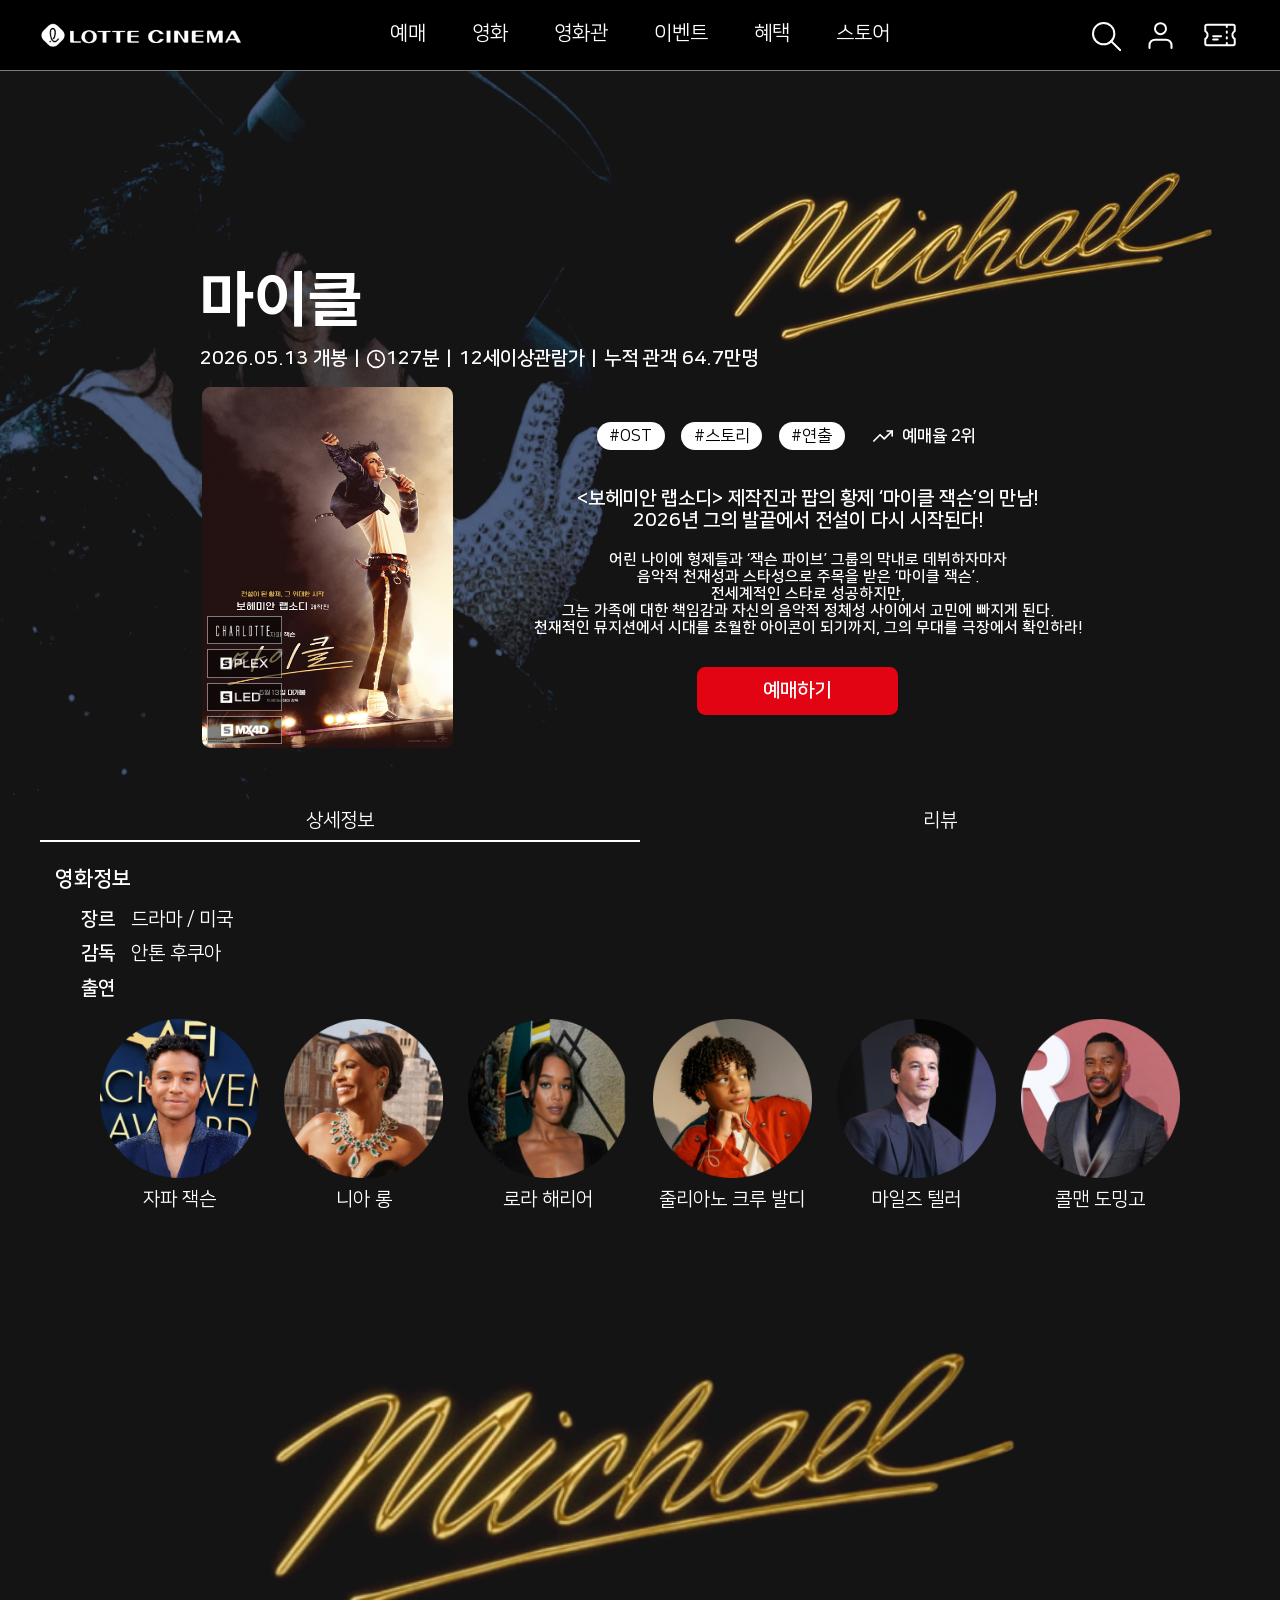
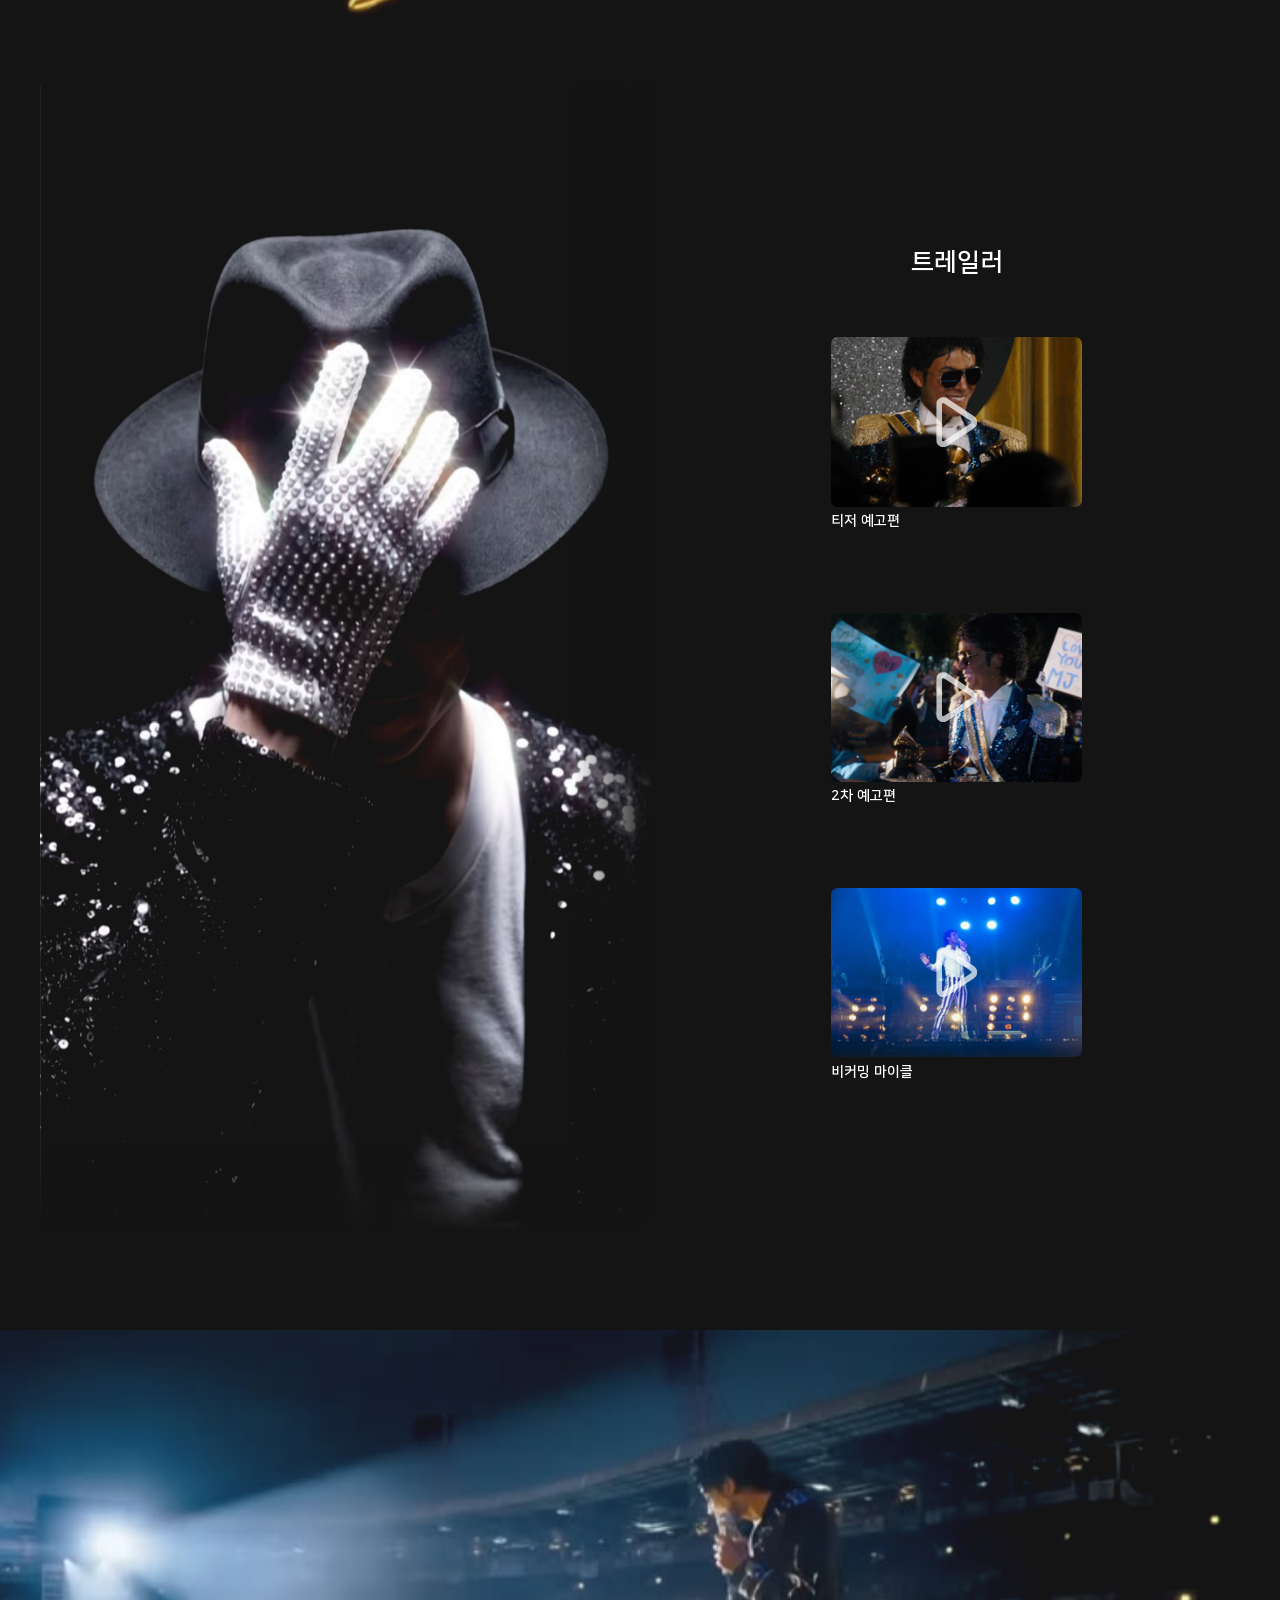
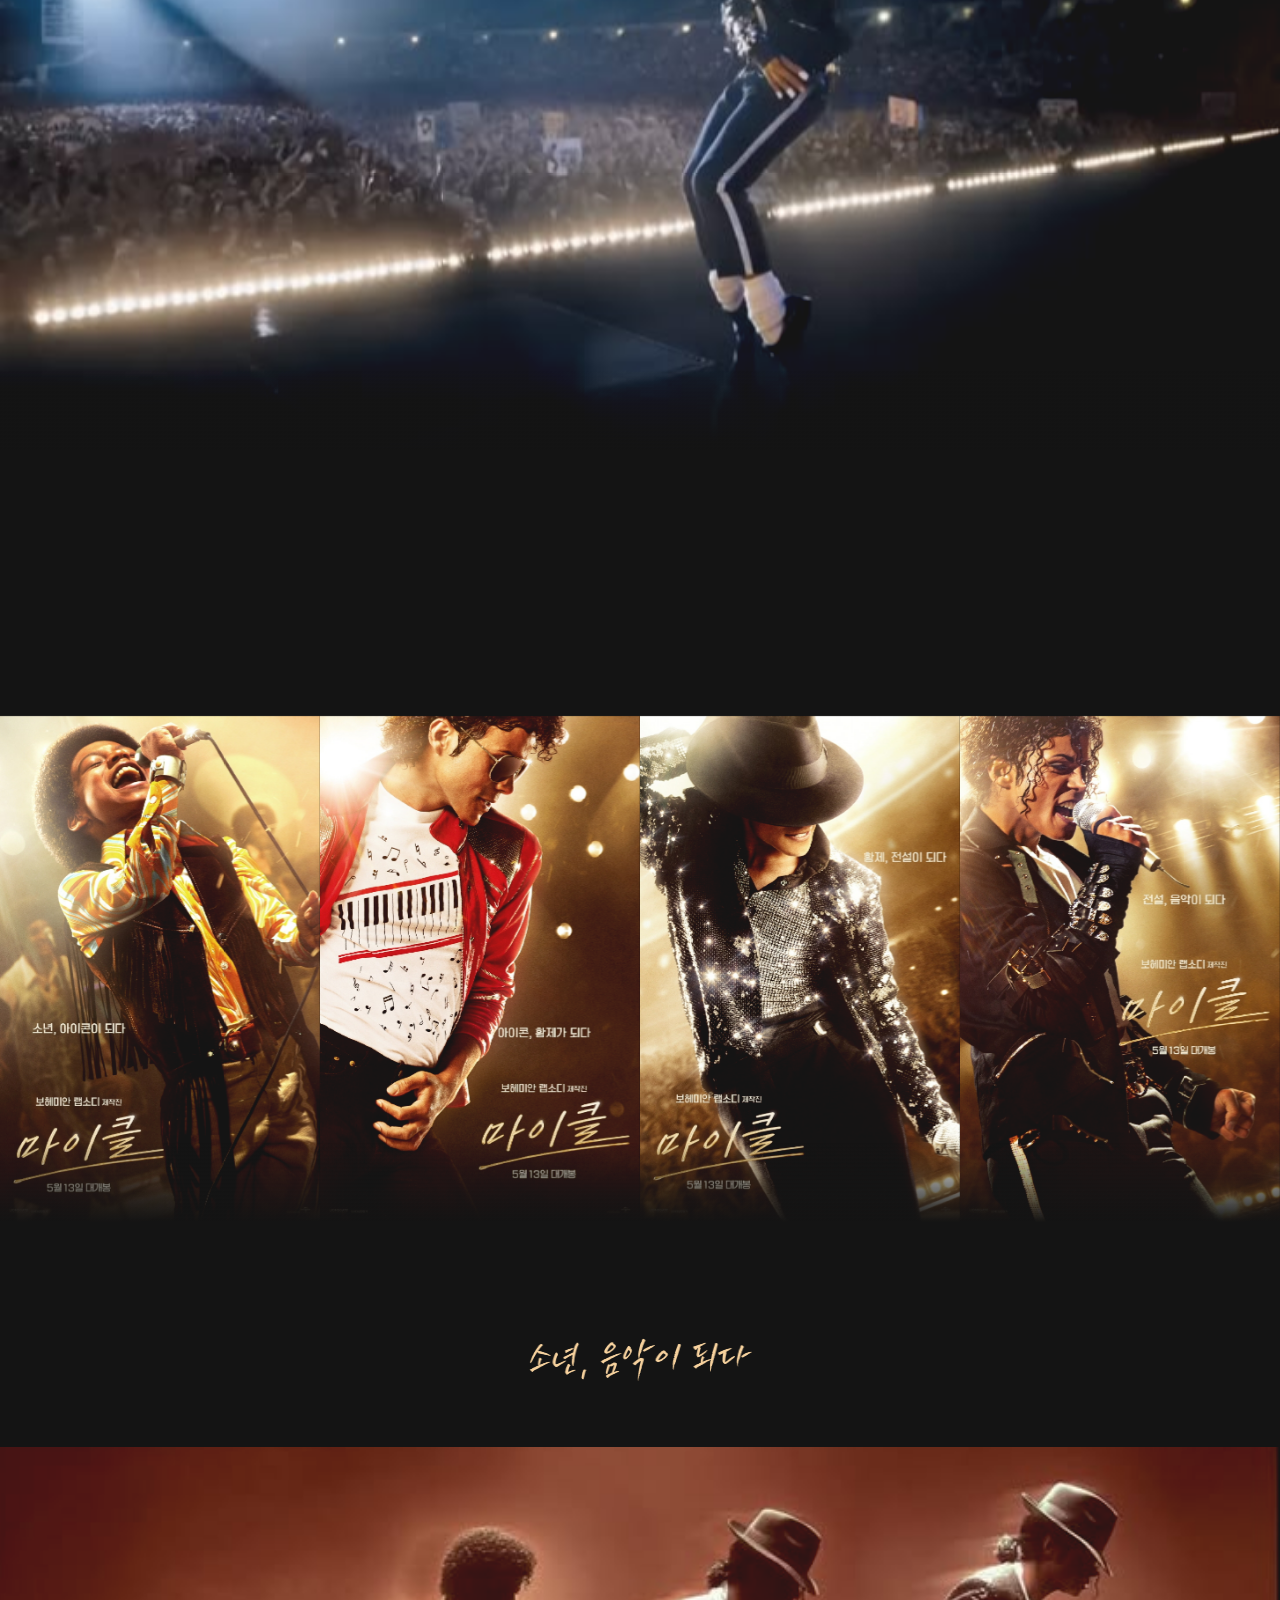
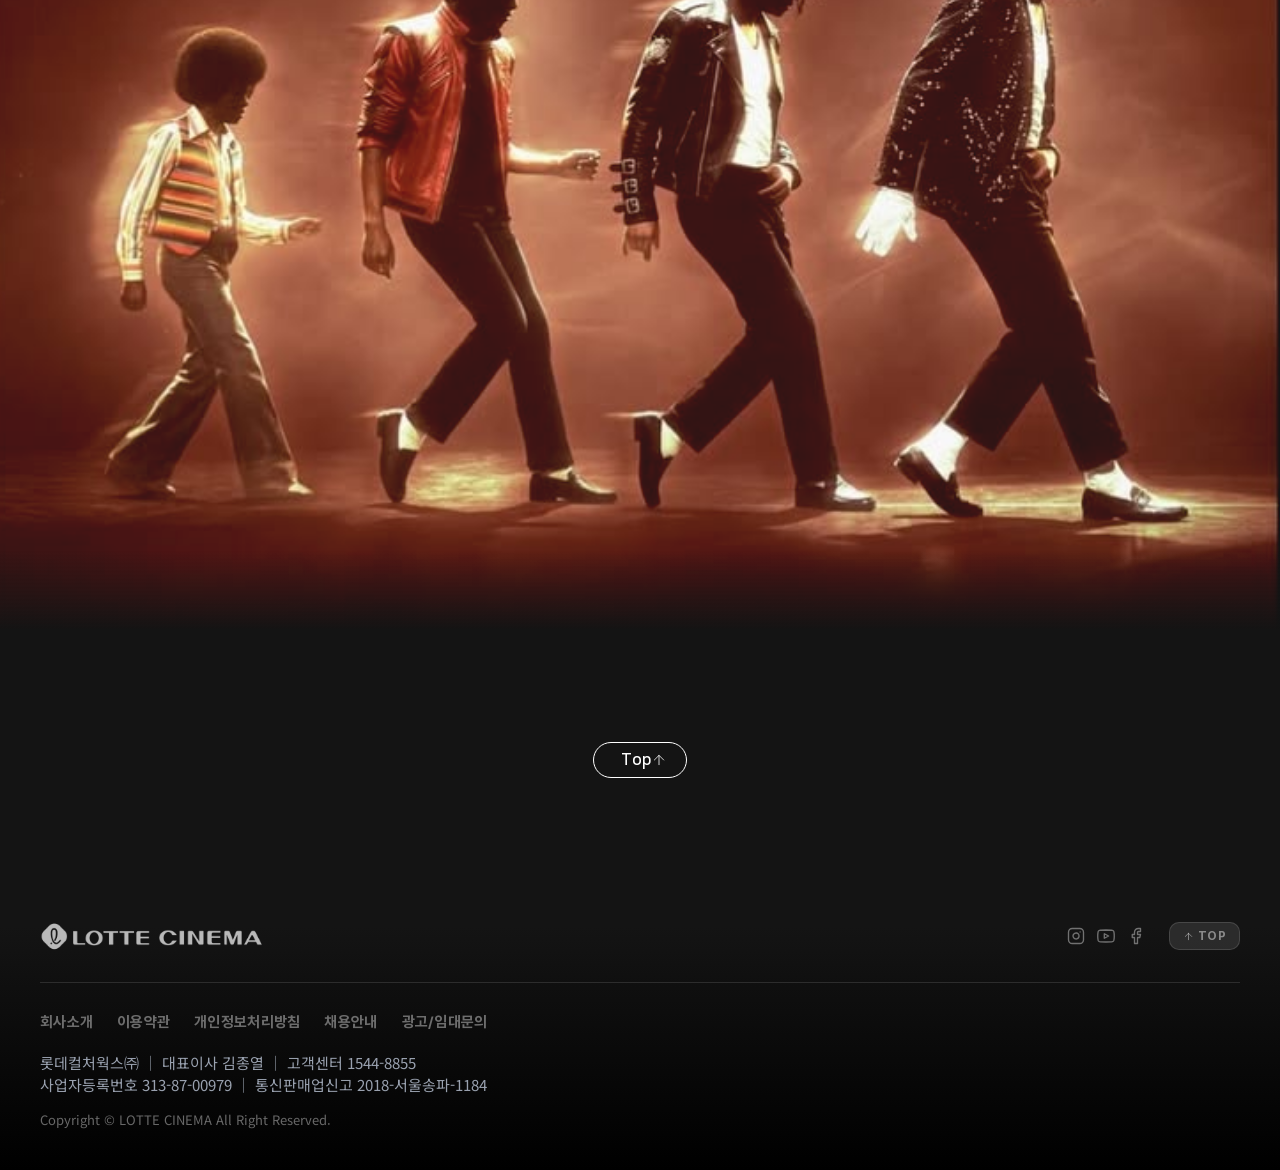
<file: movie.html>
<!DOCTYPE html>
<html lang="ko">
  <head>
    <meta charset="UTF-8" />
    <meta name="viewport" content="width=device-width, initial-scale=1.0" />
    <title>마이클 | LOTTE CINEMA</title>
    <link rel="preconnect" href="https://fonts.googleapis.com" />
    <link rel="preconnect" href="https://fonts.gstatic.com" crossorigin />
    <link
      href="https://fonts.googleapis.com/css2?family=Noto+Sans+KR:wght@400;500;700;900&family=Nanum+Gothic:wght@400;700;800&family=DM+Serif+Text:ital@0;1&display=swap"
      rel="stylesheet"
    />
    <link rel="stylesheet" href="styles.css" />
    <link rel="stylesheet" href="movie.css" />
  </head>
  <body>
    <div class="page_background"></div>
    <header class="site_header">
      <div class="header_layout">
        <a class="logo" href="index.html"><img src="assets/images/Logo.png" alt="LOTTE CINEMA" width="301" height="49" /></a>
        <nav class="main_nav" aria-label="메인 메뉴">
          <a href="booking.html">예매</a>
          <a href="index.html#promo_section">영화</a>
          <a href="index.html#special_section">영화관</a>
          <a href="index.html#event_section">이벤트</a>
          <a href="index.html#event_section">혜택</a>
          <a href="index.html#goods_section">스토어</a>
        </nav>
        <div class="header_actions" aria-label="사용자 메뉴">
          <button type="button" class="icon_button" aria-label="검색">
            <img src="assets/icons/icon_search.svg" alt="" width="32" height="32" />
          </button>
          <button type="button" class="icon_button" aria-label="로그인">
            <img src="assets/icons/icon_login.svg" alt="" width="33" height="33" />
          </button>
          <button type="button" class="icon_button" aria-label="티켓">
            <img src="assets/icons/icon_ticket.svg" alt="" width="40" height="40" />
          </button>
        </div>
      </div>
    </header>

    <main class="movie_page">
      <section class="movie_hero">
        <img class="movie_hero_bg" src="assets/images/movie/michael_hero_bg.png" alt="" />
        <div class="movie_inner">
          <div class="movie_neon"><img src="assets/images/movie/michael_neon.jpg" alt="Michael" /></div>
          <div class="movie_title_box">
            <h1>마이클</h1>
            <p class="movie_meta">
              <span>2026.05.13 개봉</span>
              <span aria-hidden="true">|</span>
              <span class="movie_meta_time"><img src="assets/icons/icon_clock.svg" alt="상영시간" />127분</span>
              <span aria-hidden="true">|</span>
              <span>12세이상관람가</span>
              <span aria-hidden="true">|</span>
              <span>누적 관객 64.7만명</span>
            </p>
          </div>
          <div class="movie_poster">
            <img src="assets/images/movie/michael_poster.jpg" alt="마이클 포스터" />
            <ul class="movie_poster_badges" aria-label="상영 특별관">
              <li><img src="assets/images/movie/special_badge_1.png" alt="샤롯데" /></li>
              <li><img src="assets/images/movie/special_badge_2.png" alt="수퍼플렉스" /></li>
              <li><img src="assets/images/movie/special_badge_3.png" alt="수퍼 LED" /></li>
              <li><img src="assets/images/movie/special_badge_4.png" alt="수퍼 MX4D" /></li>
            </ul>
          </div>
          <div class="movie_info">
            <div class="movie_keywords">
              <span class="movie_keyword">#OST</span>
              <span class="movie_keyword">#스토리</span>
              <span class="movie_keyword">#연출</span>
              <span class="movie_rank"><img src="assets/icons/icon_trending_up.svg" alt="" />예매율 2위</span>
            </div>
            <p class="movie_copy_title">
              &lt;보헤미안 랩소디&gt; 제작진과 팝의 황제 ‘마이클 잭슨’의 만남!<br />
              2026년 그의 발끝에서 전설이 다시 시작된다!
            </p>
            <p class="movie_copy_text">
              어린 나이에 형제들과 ‘잭슨 파이브’ 그룹의 막내로 데뷔하자마자<br />
              음악적 천재성과 스타성으로 주목을 받은 ‘마이클 잭슨’.<br />
              전세계적인 스타로 성공하지만,<br />
              그는 가족에 대한 책임감과 자신의 음악적 정체성 사이에서 고민에 빠지게 된다.<br />
              천재적인 뮤지션에서 시대를 초월한 아이콘이 되기까지, 그의 무대를 극장에서 확인하라!
            </p>
            <a class="movie_book_btn" href="booking.html?movie=michael">예매하기</a>
          </div>
        </div>
      </section>

      <div class="movie_tabs" role="tablist" aria-label="영화 정보">
        <button class="movie_tab is_active" type="button" role="tab" id="detail_tab" aria-controls="detail_panel" aria-selected="true">상세정보</button>
        <button class="movie_tab" type="button" role="tab" id="review_tab" aria-controls="review_panel" aria-selected="false">리뷰</button>
      </div>

      <section class="movie_panel is_active" id="detail_panel" role="tabpanel" aria-labelledby="detail_tab">
        <div class="movie_inner">
          <div class="movie_detail_info">
            <h2>영화정보</h2>
            <dl class="movie_spec">
              <div><dt>장르</dt><dd>드라마 / 미국</dd></div>
              <div><dt>감독</dt><dd>안톤 후쿠아</dd></div>
              <div><dt>출연</dt><dd class="sr_only">자파 잭슨, 니아 롱, 로라 해리어, 줄리아노 크루 발디, 마일즈 텔러, 콜맨 도밍고</dd></div>
            </dl>
          </div>
          <ul class="movie_cast">
            <li><img src="assets/images/movie/cast_1.png" alt="" />자파 잭슨</li>
            <li><img src="assets/images/movie/cast_2.png" alt="" />니아 롱</li>
            <li><img src="assets/images/movie/cast_3.png" alt="" />로라 해리어</li>
            <li><img src="assets/images/movie/cast_4.png" alt="" />줄리아노 크루 발디</li>
            <li><img src="assets/images/movie/cast_5.png" alt="" />마일즈 텔러</li>
            <li><img src="assets/images/movie/cast_6.png" alt="" />콜맨 도밍고</li>
          </ul>
          <div class="movie_neon_large"><img src="assets/images/movie/michael_neon.jpg" alt="" /></div>

          <div class="movie_trailer_section">
            <div class="movie_trailer_visual"><img src="assets/images/movie/michael_hat.jpg" alt="" /></div>
            <div class="movie_trailers">
              <h2>트레일러</h2>
              <a class="movie_trailer" href="#">
                <span class="movie_trailer_thumb">
                  <img src="assets/images/movie/trailer_1.jpg" alt="" />
                  <img class="movie_trailer_play" src="assets/icons/icon_play_large.svg" alt="" />
                </span>
                티저 예고편
              </a>
              <a class="movie_trailer" href="#">
                <span class="movie_trailer_thumb">
                  <img src="assets/images/movie/trailer_2.jpg" alt="" />
                  <img class="movie_trailer_play" src="assets/icons/icon_play_large.svg" alt="" />
                </span>
                2차 예고편
              </a>
              <a class="movie_trailer" href="#">
                <span class="movie_trailer_thumb">
                  <img src="assets/images/movie/trailer_3.jpg" alt="" />
                  <img class="movie_trailer_play" src="assets/icons/icon_play_large.svg" alt="" />
                </span>
                비커밍 마이클
              </a>
            </div>
          </div>

          <div class="movie_stage movie_fade"><img src="assets/images/movie/michael_stage.png" alt="무대 위에서 공연하는 마이클" /></div>
          <div class="movie_characters movie_fade">
            <img src="assets/images/movie/michael_character_1.jpg" alt="캐릭터 포스터: 소년, 아이콘이 되다" />
            <img src="assets/images/movie/michael_character_2.jpg" alt="캐릭터 포스터: 아이콘, 황제가 되다" />
            <img src="assets/images/movie/michael_character_3.jpg" alt="캐릭터 포스터: 황제, 전설이 되다" />
            <img src="assets/images/movie/michael_character_4.jpg" alt="캐릭터 포스터: 전설, 음악이 되다" />
          </div>
          <img class="movie_tagline" src="assets/images/movie/michael_tagline.png" alt="소년, 음악이 되다" />
          <div class="movie_four movie_fade"><img src="assets/images/movie/michael_four.jpg" alt="시대별 마이클 잭슨의 네 가지 모습" /></div>
          <button type="button" class="movie_top_btn" id="movie_top_btn">
            Top
            <img src="assets/icons/icon_arrow_up.svg" alt="" />
          </button>
        </div>
      </section>

      <section class="movie_panel" id="review_panel" role="tabpanel" aria-labelledby="review_tab">
        <div class="movie_inner">
          <div class="review_stats">
            <div class="review_stat">
              <h2>OST·연기력</h2>
              <img class="review_radar" src="assets/images/movie/review_radar.png" alt="관람 포인트 그래프: 사운드와 연기력이 높고 스토리, 몰입감, 영상미 순" />
            </div>
            <div class="review_stat">
              <h2>관람객 분석</h2>
              <img class="review_donut" src="assets/images/movie/review_donut.png" alt="" />
              <ul class="review_gender">
                <li><strong>남자</strong><span><img src="assets/icons/icon_male.svg" alt="" />57%</span></li>
                <li><strong>여자</strong><span><img src="assets/icons/icon_female.svg" alt="" />43%</span></li>
              </ul>
            </div>
            <div class="review_stat">
              <h2>실관람객 평점</h2>
              <p class="review_score">8.84 <span>/ 10</span></p>
              <div class="review_stars" aria-hidden="true">
                <img src="assets/icons/icon_rating_star.svg" alt="" />
                <img src="assets/icons/icon_rating_star.svg" alt="" />
                <img src="assets/icons/icon_rating_star.svg" alt="" />
                <img src="assets/icons/icon_rating_star.svg" alt="" />
                <img src="assets/icons/icon_rating_star_empty.svg" alt="" />
                <img class="review_star_half" src="assets/icons/icon_rating_star_half.svg" alt="" />
              </div>
              <p class="review_count">1,257명 참여</p>
            </div>
          </div>

          <div class="review_summary">
            <h2>LOTTE CINEMA AI가 요약한 리뷰에요!</h2>
            <ul class="review_summary_tags">
              <li>#<img src="assets/images/movie/emoji_headphone.png" alt="" />OST좋은</li>
              <li>#<img src="assets/images/movie/emoji_clapper.png" alt="" />싱크로율좋은</li>
              <li>#<img src="assets/images/movie/emoji_sparkle.png" alt="" />몰입감있는</li>
              <li>#<img src="assets/images/movie/emoji_fire.png" alt="" />전율있는</li>
            </ul>
            <p class="review_summary_quote">
              “압도적인 OST와 공연 같은 무대 연출로 높은 몰입감을 선사하며,<br />
              배우의 뛰어난 싱크로율과 감정 표현에 대한 호평이 이어지고 있어요.”
            </p>
          </div>

          <div class="review_write">
            <p>영화 관람 후 관람평 작성 시 L.POINT 50P 적립!</p>
            <button type="button" class="review_write_btn">관람평 작성</button>
          </div>

          <div class="review_sort">
            <button type="button" class="is_active" data-sort="date" aria-pressed="true">
              <img class="review_sort_icon" src="assets/icons/icon_sort.svg" alt="" />최신순
            </button>
            <button type="button" data-sort="likes" aria-pressed="false">
              <img src="assets/icons/icon_thumbs_up.svg" alt="" />공감순
            </button>
          </div>

          <ul class="review_list" id="review_list">
            <li class="review_item" data-date="202605181618" data-likes="0">
              <span class="review_avatar"><img src="assets/icons/icon_user.svg" alt="" /></span>
              <div class="review_author">
                <strong>김*현</strong>
                <span class="review_rating"><img src="assets/icons/icon_review_star.svg" alt="별점" />4.5</span>
              </div>
              <time class="review_date" datetime="2026-05-18T16:18">2026.05.18 16:18</time>
              <div class="review_body">
                <p class="review_tags"><span>#연출</span><span>#ost</span><span>+외 2개</span></p>
                <p class="review_text">훌륭한 영화였습니다 마이클 잭슨이 환생한 기분</p>
              </div>
              <button type="button" class="review_like" aria-label="공감 0"><img src="assets/icons/icon_thumbs_up.svg" alt="" />0</button>
            </li>
            <li class="review_item" data-date="202605172245" data-likes="8">
              <span class="review_avatar"><img src="assets/icons/icon_user.svg" alt="" /></span>
              <div class="review_author">
                <strong>이*윤</strong>
                <span class="review_rating"><img src="assets/icons/icon_review_star.svg" alt="별점" />5.0</span>
              </div>
              <time class="review_date" datetime="2026-05-17T22:45">2026.05.17 22:45</time>
              <div class="review_body">
                <p class="review_tags"><span>#ost</span><span>#스토리</span><span>+외 1개</span></p>
                <p class="review_text">마이클잭슨의 히트곡만 들어도 대만족</p>
              </div>
              <button type="button" class="review_like" aria-label="공감 8"><img src="assets/icons/icon_thumbs_up.svg" alt="" />8</button>
            </li>
            <li class="review_item" data-date="202605172239" data-likes="10">
              <span class="review_avatar"><img src="assets/icons/icon_user.svg" alt="" /></span>
              <div class="review_author">
                <strong>김*수</strong>
                <span class="review_rating"><img src="assets/icons/icon_review_star.svg" alt="별점" />4.6</span>
              </div>
              <time class="review_date" datetime="2026-05-17T22:39">2026.05.17 22:39</time>
              <div class="review_body">
                <p class="review_tags"><span>#ost</span><span>#스토리</span><span>+외 1개</span></p>
                <p class="review_text">당신은 영원한 팝의 황제입니다</p>
              </div>
              <button type="button" class="review_like" aria-label="공감 10"><img src="assets/icons/icon_thumbs_up.svg" alt="" />10</button>
            </li>
            <li class="review_item" data-date="202605172238" data-likes="10">
              <span class="review_avatar"><img src="assets/icons/icon_user.svg" alt="" /></span>
              <div class="review_author">
                <strong>박*훈</strong>
                <span class="review_rating"><img src="assets/icons/icon_review_star.svg" alt="별점" />5.0</span>
              </div>
              <time class="review_date" datetime="2026-05-17T22:38">2026.05.17 22:38</time>
              <div class="review_body">
                <p class="review_tags"><span>#몰입감</span><span>#ost</span><span>+외 3개</span></p>
                <p class="review_text">마이클 광음 잘 봄</p>
              </div>
              <button type="button" class="review_like" aria-label="공감 10"><img src="assets/icons/icon_thumbs_up.svg" alt="" />10</button>
            </li>
          </ul>

          <a class="review_more_btn" href="#">
            리뷰 전체보기
            <img src="assets/icons/icon_chevron_right_small.svg" alt="" />
          </a>
        </div>
      </section>
    </main>

    <footer class="site_footer">
      <div class="footer_layout">
        <div class="footer_company">
          <a class="footer_logo" href="index.html"><img src="assets/images/Logo.png" alt="LOTTE CINEMA" width="182" height="28" /></a>
          <div class="footer_business_info">
            <p>롯데컬처웍스㈜ │ 대표이사 김종열 │ 고객센터 1544-8855</p>
            <p>사업자등록번호 313-87-00979 │ 통신판매업신고 2018-서울송파-1184</p>
          </div>
          <p class="footer_copyright">Copyright © LOTTE CINEMA All Right Reserved.</p>
        </div>
        <nav class="footer_links" aria-label="footer 링크">
          <a href="#">회사소개</a>
          <a href="#">이용약관</a>
          <a href="#">개인정보처리방침</a>
          <a href="#">채용안내</a>
          <a href="#">광고/임대문의</a>
        </nav>
        <div class="footer_actions">
          <div class="footer_sns">
            <a href="#" aria-label="인스타그램"><img src="assets/icons/icon_instagram.svg" alt="" width="18" height="18" /></a>
            <a href="#" aria-label="유튜브"><img src="assets/icons/icon_youtube_footer.svg" alt="" width="18" height="18" /></a>
            <a href="#" aria-label="페이스북"><img src="assets/icons/icon_facebook.svg" alt="" width="18" height="18" /></a>
          </div>
          <button type="button" class="footer_top_btn" onclick="window.scrollTo({top: 0, behavior: 'smooth'})">
            <img src="assets/icons/icon_top.svg" alt="" width="11" height="11" />
            TOP
          </button>
        </div>
      </div>
    </footer>

    <script>
      const movieTabs = document.querySelectorAll('.movie_tab');
      const moviePanels = document.querySelectorAll('.movie_panel');

      movieTabs.forEach((tab) => {
        tab.addEventListener('click', () => {
          movieTabs.forEach((item) => {
            const isSelected = item === tab;
            item.classList.toggle('is_active', isSelected);
            item.setAttribute('aria-selected', String(isSelected));
          });
          moviePanels.forEach((panel) => {
            panel.classList.toggle('is_active', panel.id === tab.getAttribute('aria-controls'));
          });
        });
      });

      if (window.location.hash === '#review') {
        document.getElementById('review_tab').click();
      }

      document.getElementById('movie_top_btn').addEventListener('click', () => {
        window.scrollTo({ top: 0, behavior: 'smooth' });
      });

      // 공감 버튼: 누르면 숫자가 1 올라가고, 다시 누르면 취소
      document.querySelectorAll('.review_like').forEach((button) => {
        button.addEventListener('click', () => {
          const item = button.closest('.review_item');
          const isLiked = button.classList.toggle('is_liked');
          const likes = Number(item.dataset.likes) + (isLiked ? 1 : -1);
          item.dataset.likes = likes;
          button.lastChild.textContent = likes;
          button.setAttribute('aria-label', `공감 ${likes}`);
          button.setAttribute('aria-pressed', String(isLiked));
        });
      });

      const reviewList = document.getElementById('review_list');
      const sortButtons = document.querySelectorAll('.review_sort button');

      sortButtons.forEach((button) => {
        button.addEventListener('click', () => {
          sortButtons.forEach((item) => {
            const isSelected = item === button;
            item.classList.toggle('is_active', isSelected);
            item.setAttribute('aria-pressed', String(isSelected));
          });
          const sortKey = button.dataset.sort;
          Array.from(reviewList.children)
            .sort((a, b) => Number(b.dataset[sortKey]) - Number(a.dataset[sortKey]) || Number(b.dataset.date) - Number(a.dataset.date))
            .forEach((item) => reviewList.appendChild(item));
        });
      });
    </script>
  </body>
</html>
</file>
<file: styles.css>
@font-face {
  font-family: 'Pretendard';
  font-weight: 100 900;
  font-display: swap;
  src: url('assets/fonts/pretendard/Pretendard-Thin.woff2') format('woff2');
}
@font-face {
  font-family: 'Pretendard';
  font-weight: 300;
  font-display: swap;
  src: url('assets/fonts/pretendard/Pretendard-Light.woff2') format('woff2');
}
@font-face {
  font-family: 'Pretendard';
  font-weight: 400;
  font-display: swap;
  src: url('assets/fonts/pretendard/Pretendard-Regular.woff2') format('woff2');
}
@font-face {
  font-family: 'Pretendard';
  font-weight: 500;
  font-display: swap;
  src: url('assets/fonts/pretendard/Pretendard-Medium.woff2') format('woff2');
}
@font-face {
  font-family: 'Pretendard';
  font-weight: 600;
  font-display: swap;
  src: url('assets/fonts/pretendard/Pretendard-SemiBold.woff2') format('woff2');
}
@font-face {
  font-family: 'Pretendard';
  font-weight: 700;
  font-display: swap;
  src: url('assets/fonts/pretendard/Pretendard-Bold.woff2') format('woff2');
}
@font-face {
  font-family: 'Pretendard';
  font-weight: 800;
  font-display: swap;
  src: url('assets/fonts/pretendard/Pretendard-ExtraBold.woff2') format('woff2');
}
@font-face {
  font-family: 'Pretendard';
  font-weight: 900;
  font-display: swap;
  src: url('assets/fonts/pretendard/Pretendard-Black.woff2') format('woff2');
}

@font-face {
  font-family: 'NanumSquare';
  font-weight: 300;
  font-display: swap;
  src: url('assets/fonts/nanumsquare/NanumSquareL.ttf') format('truetype');
}
@font-face {
  font-family: 'NanumSquare';
  font-weight: 400;
  font-display: swap;
  src: url('assets/fonts/nanumsquare/NanumSquareR.ttf') format('truetype');
}
@font-face {
  font-family: 'NanumSquare';
  font-weight: 700;
  font-display: swap;
  src: url('assets/fonts/nanumsquare/NanumSquareB.ttf') format('truetype');
}
@font-face {
  font-family: 'NanumSquare';
  font-weight: 800;
  font-display: swap;
  src: url('assets/fonts/nanumsquare/NanumSquareEB.ttf') format('truetype');
}

@font-face {
  font-family: 'SB Aggro';
  font-weight: 300;
  font-display: swap;
  src: url('assets/fonts/sbaggro/SBAggro-Light.ttf') format('truetype');
}
@font-face {
  font-family: 'SB Aggro';
  font-weight: 500;
  font-display: swap;
  src: url('assets/fonts/sbaggro/SBAggro-Medium.ttf') format('truetype');
}
@font-face {
  font-family: 'SB Aggro';
  font-weight: 700;
  font-display: swap;
  src: url('assets/fonts/sbaggro/SBAggro-Bold.ttf') format('truetype');
}

@font-face {
  font-family: 'RixYeoljeongdo';
  font-weight: 400;
  font-display: swap;
  src: url('assets/fonts/rixyeoljeongdo/RixYeoljeongdo-Regular.ttf') format('truetype');
}

:root {
  color-scheme: dark;
  --bg: #06070b;
  --surface: rgba(255, 255, 255, 0.08);
  --surface-strong: rgba(255, 255, 255, 0.14);
  --text: #f8f8f8;
  --muted: #a8b0bd;
  --accent: #e30413;
  --accent-soft: rgba(227, 4, 19, 0.18);
  --border: rgba(255, 255, 255, 0.15);

  /* Figma 원본 토큰 (get_variable_defs 확인값) */
  --color-main-red: #e30413;
  --color-main-gray: #a1a1a1;
  --color-gray-900: #666666;
  --color-primary-100: #f2d046;
  --color-primary-38: #f2d04661;
  --color-main-white: #ffffff;
  --color-subtit: #99a1af;
  --color-goods-red: #e7000b;

  --font-nanumgothic: 'Nanum Gothic', 'NanumGothic', sans-serif;
  --font-notosans: 'Noto Sans KR', sans-serif;
  --font-pretendard: 'Pretendard', var(--font-notosans);
  --font-nanumsquare: 'NanumSquare', var(--font-notosans);
  --font-sbaggro: 'SB Aggro', var(--font-notosans);
  --font-rixyeoljeongdo: 'RixYeoljeongdo', var(--font-notosans);
  --font-dmseriftext: 'DM Serif Text', Georgia, serif;
  --page-max-width: 1920px;
  /* Figma 1920px 기준 본문 좌우 여백 220px(1480px 콘텐츠 폭), 1280px 브레이크포인트에서 40px로 자연스럽게 이어지도록 선형 보간 */
  --page-padding-x: clamp(40px, 28.125vw - 320px, 220px);
  /* Figma 1920px 기준 헤더 좌우 여백 76px(본문과 다른 값) */
  --header-padding-x: 76px;
  --section-gap: 40px;
}

* {
  box-sizing: border-box;
}

html {
  scroll-behavior: smooth;
}

body {
  margin: 0;
  font-family: 'Noto Sans KR', sans-serif;
  background: #141414;
  color: var(--text);
  line-height: 1.5;
  min-height: 100vh;
  overflow-x: hidden;
}

.page_background {
  position: fixed;
  inset: 0;
  background: #141414;
  pointer-events: none;
  z-index: 0;
}

.site_header,
main,
.site_footer {
  position: relative;
  z-index: 1;
}

.site_header {
  background: #000000;
  border-bottom: 1px solid #7a7a7a;
}

.header_layout {
  display: grid;
  grid-template-columns: 1fr auto 1fr;
  align-items: center;
  gap: 20px;
  padding: 15px var(--header-padding-x);
  width: min(100%, var(--page-max-width));
  margin: 0 auto;
}

.logo img {
  display: block;
  height: clamp(32px, 2.55vw, 49px);
  width: auto;
}

.main_nav {
  display: flex;
  gap: clamp(20px, 3.6vw, 70px);
  align-items: center;
  font-family: var(--font-nanumsquare);
  font-size: 20px;
  color: var(--color-main-white);
}

.main_nav a {
  position: relative;
  padding-bottom: 4px;
  color: var(--color-main-white);
}

.main_nav a::after {
  content: '';
  position: absolute;
  left: 0;
  bottom: 0;
  width: 100%;
  height: 1px;
  background: currentColor;
  transform: scaleX(0);
  transform-origin: left;
  transition: transform 0.2s ease;
}

.main_nav a:hover::after,
.main_nav a:focus-visible::after {
  transform: scaleX(1);
}

.main_nav a,
.site_footer a {
  color: var(--color-main-white);
  text-decoration: none;
  transition: color 0.2s ease;
}

.main_nav a:hover,
.site_footer a:hover {
  color: var(--text);
}

.header_actions {
  display: flex;
  align-items: center;
  justify-self: end;
  gap: clamp(16px, 1.8vw, 35px);
}

.button_primary,
.button_secondary,
.quick_menu_card button,
.tab_button {
  cursor: pointer;
  transition: transform 0.2s ease, border-color 0.2s ease, background 0.2s ease;
}

.icon_button {
  display: inline-flex;
  align-items: center;
  justify-content: center;
  background: none;
  border: none;
  color: var(--text);
  padding: 0;
  cursor: pointer;
}

.icon_button img {
  display: block;
}

main {
  width: min(100%, var(--page-max-width));
  margin: 0 auto;
  padding: 0 var(--page-padding-x) 88px;
}

.hero_section,
.quick_menu_section,
.lotte_pick_section,
.promo_section,
.mood_section,
.special_section,
.goods_section,
.sns_section,
.event_section {
  margin-bottom: 0;
}

.hero_section {
  width: 100vw;
  margin-left: calc(50% - 50vw);
  margin-right: calc(50% - 50vw);
  margin-bottom: 0;
}

.hero_stage {
  width: 100%;
  min-height: min(1063px, 55.4vw);
  background-color: #000;
  background-size: cover;
  background-position: center;
  background-repeat: no-repeat;
  position: relative;
  /* ponytail: background-image 전환은 Chrome/Edge/Safari에서만 부드럽고 Firefox는 즉시 바뀜. 필요해지면 이미지 레이어 2장 교차 페이드로 교체 */
  transition: background-image 0.8s ease;
}

.hero_stage::before {
  content: '';
  position: absolute;
  inset: 0;
  /* 하단은 body 배경색(#141414)과 완전히 같은 색+불투명도로 맞춰서 다음 섹션과의 경계선이 안 보이게 함 */
  background: linear-gradient(180deg, rgba(0,0,0,0) 0%, rgba(0,0,0,0.15) 45%, rgba(0,0,0,0.55) 70%, #141414 100%),
    linear-gradient(90deg, rgba(0,0,0,0.55) 0%, rgba(0,0,0,0.1) 45%, rgba(0,0,0,0) 70%);
  pointer-events: none;
}

.hero_layout {
  position: relative;
  display: flex;
  flex-wrap: wrap;
  justify-content: space-between;
  align-items: flex-start;
  gap: 40px;
  width: min(100%, var(--page-max-width));
  margin: 0 auto;
  padding: 46px var(--page-padding-x) 60px;
}

.eyebrow {
  margin: 0 0 10px;
  color: #ffc8cc;
  font-size: 0.8rem;
  font-weight: 700;
  letter-spacing: 0.22em;
  text-transform: uppercase;
}

h1,
h2,
h3,
p {
  margin: 0;
}

.hero_info {
  max-width: 478px;
  margin-top: clamp(40px, 18.96vw, 364px);
}

.hero_tags {
  display: flex;
  align-items: center;
  gap: 12px;
}

.hero_rank_label {
  font-family: var(--font-nanumsquare);
  font-weight: 800;
  font-size: 16px;
  letter-spacing: 3px;
  text-transform: uppercase;
  color: var(--color-goods-red);
  white-space: nowrap;
}

.hero_tags_divider {
  width: 32px;
  height: 1px;
  background: rgba(231, 0, 11, 0.4);
  flex-shrink: 0;
}

.hero_badges {
  display: flex;
  gap: 12px;
}

.badge_age,
.badge_genre {
  display: inline-flex;
  align-items: center;
  height: 26px;
  padding: 0 12px;
  border-radius: 999px;
  font-family: var(--font-nanumsquare);
  font-weight: 700;
  font-size: 14px;
  letter-spacing: 1px;
  white-space: nowrap;
}

.badge_age {
  background: var(--color-goods-red);
  color: var(--color-main-white);
}

.badge_genre {
  background: rgba(255, 255, 255, 0.1);
  border: 1px solid rgba(255, 255, 255, 0.1);
  color: rgba(255, 255, 255, 0.6);
}

.hero_title_box {
  display: flex;
  flex-direction: column;
  gap: 5px;
  margin: 46px 0 20px;
}

.hero_title_box h1 {
  font-family: var(--font-pretendard);
  font-weight: 700;
  font-size: clamp(2.6rem, 3.4vw, 65px);
  line-height: 1.2;
  letter-spacing: 3px;
  color: var(--color-main-white);
  white-space: nowrap;
}

.hero_subtitle {
  font-family: var(--font-nanumsquare);
  font-weight: 400;
  font-size: 20px;
  line-height: 1.2;
  color: var(--color-main-white);
}

.hero_info_list {
  display: flex;
  align-items: center;
  gap: 24px;
  margin-bottom: clamp(32px, 3.75vw, 72px);
  font-family: var(--font-nanumsquare);
  font-size: 18px;
  color: rgba(202, 202, 202, 0.6);
}

.info_rating {
  display: inline-flex;
  align-items: center;
  gap: 8px;
}

.info_rating img {
  display: block;
}

.info_rating strong {
  font-weight: 700;
  color: var(--color-main-white);
}

.info_rating em {
  font-style: normal;
  color: rgba(202, 202, 202, 0.57);
}

.info_rate strong {
  font-weight: 700;
  color: var(--color-main-white);
}

.info_divider {
  color: rgba(255, 255, 255, 0.4);
  font-size: 16px;
}

.hero_cta {
  display: flex;
  gap: 26px;
}

.button_book,
.button_trailer {
  display: inline-flex;
  align-items: center;
  justify-content: center;
  gap: 8px;
  width: 225px;
  height: 61px;
  border-radius: 16px;
  text-decoration: none;
  font-family: var(--font-nanumsquare);
  font-size: 18px;
  cursor: pointer;
  transition: transform 0.2s ease, border-color 0.2s ease, background 0.2s ease;
}

.button_book {
  background: rgba(231, 0, 11, 0.8);
  color: var(--color-main-white);
  font-weight: 800;
}

.button_trailer {
  background: rgba(255, 255, 255, 0.1);
  border: 1px solid rgba(255, 255, 255, 0.15);
  color: rgba(255, 255, 255, 0.7);
  font-weight: 400;
}

.button_primary,
.quick_menu_card button {
  display: inline-flex;
  align-items: center;
  justify-content: center;
  padding: 12px 20px;
  text-decoration: none;
  color: var(--text);
  font-weight: 700;
  cursor: pointer;
  transition: transform 0.2s ease, border-color 0.2s ease, background 0.2s ease;
  background: var(--accent);
  border-color: transparent;
}

.hero_top5 {
  width: 516px;
  max-width: 100%;
  flex-shrink: 0;
}

.hero_top5_label {
  font-family: var(--font-nanumsquare);
  font-weight: 700;
  font-size: 22px;
  color: var(--color-main-white);
  text-transform: uppercase;
  margin-bottom: 15px;
}

.hero_rank {
  display: flex;
  flex-direction: column;
  gap: 15px;
}

.rank_item {
  display: flex;
  align-items: center;
  gap: 23px;
  height: 157px;
  padding: 0 20px;
  border-radius: 20px;
  border: 1px solid transparent;
  cursor: pointer;
}

.rank_movie_info {
  min-width: 0;
  flex: 1;
  margin-left: 12px;
}

.rank_movie_info h2 {
  overflow: hidden;
  text-overflow: ellipsis;
  white-space: nowrap;
}

.rank_item.is_active {
  background: rgba(255, 255, 255, 0.2);
  border-color: rgba(255, 255, 255, 0.28);
  box-shadow: 0 0 9.4px rgba(0, 0, 0, 0.25);
}

.rank_item:focus-visible {
  outline: 2px solid var(--accent);
  outline-offset: 2px;
}

.rank_number {
  font-family: var(--font-rixyeoljeongdo);
  font-size: 36px;
  color: var(--color-main-gray);
  min-width: 37px;
  text-align: center;
}

.rank_item.is_active .rank_number {
  color: var(--accent);
}

.rank_poster_box {
  position: relative;
  flex-shrink: 0;
}

.rank_poster,
.poster_visual,
.promo_visual,
.goods_item {
  background: linear-gradient(145deg, #3b4254, #1a1d2a);
  box-shadow: inset 0 0 20px rgba(255,255,255,0.05);
}

.rank_poster {
  display: block;
  width: 91px;
  height: 143px;
  object-fit: cover;
  border-radius: 3px;
}

.rank_age_icon {
  position: absolute;
  top: 6px;
  left: 7px;
  width: 19px;
  height: 19px;
}

.rank_movie_info h2 {
  font-family: var(--font-nanumsquare);
  font-weight: 700;
  font-size: 25px;
  color: var(--color-main-white);
  margin-bottom: 5px;
}

.rank_movie_info p {
  display: flex;
  align-items: center;
  gap: 4px;
  font-family: var(--font-pretendard);
  font-size: 15px;
  color: rgba(255, 255, 255, 0.7);
}

.rank_movie_info p img {
  display: block;
}

.poster_visual,
.promo_visual,
.goods_item img {
  width: 100%;
  height: 100%;
  object-fit: cover;
  display: block;
}

.section_header {
  margin-bottom: 18px;
}

.section_header h2 {
  font-size: 1.7rem;
  font-weight: 800;
  letter-spacing: -0.02em;
}

.special_card,
.poster_card {
  border-radius: 24px;
  border: 1px solid var(--border);
  background: linear-gradient(120deg, rgba(255,255,255,0.1), rgba(255,255,255,0.05));
  backdrop-filter: blur(20px);
}

.quick_menu_section {
  display: flex;
  justify-content: center;
  padding: 84px 0;
}

.quick_menu_card {
  display: flex;
  align-items: center;
  gap: 24px;
  /* Figma 1920px 기준 1620px(본문 1480px보다 넓음) */
  width: min(1620px, 84.375vw);
  flex-shrink: 0;
  height: 97px;
  padding: 0 33px 0 104px;
  border-radius: 20px;
  background: #1d1d1d;
}

.quick_menu_label {
  display: inline-flex;
  align-items: center;
  gap: 15px;
  color: var(--color-main-white);
  font-family: var(--font-nanumsquare);
  font-weight: 700;
  font-size: 20px;
  white-space: nowrap;
}

.quick_menu_divider {
  width: 1px;
  height: 35px;
  background: rgba(255, 255, 255, 0.5);
  flex-shrink: 0;
  margin: 0 39px;
}

.quick_menu_select {
  flex: 1;
  min-width: 0;
}

.quick_menu_select select {
  width: 100%;
  height: 59px;
  padding: 0 24px;
  border-radius: 90px;
  border: none;
  background-color: #232322;
  color: var(--color-main-white);
  font-family: var(--font-nanumsquare);
  font-weight: 700;
  font-size: 20px;
  appearance: none;
  background-image: url('assets/icons/icon_chevron_down.svg');
  background-repeat: no-repeat;
  background-position: right 24px center;
  background-size: 24px;
}

/* 펼쳐지는 목록을 직접 꾸밈(CSS만으로, 크롬·엣지 135 이상). 지원하지 않는 브라우저에서는 기본 목록이 나옴 */
@supports (appearance: base-select) {
  .quick_menu_select select,
  .quick_menu_select select::picker(select) {
    appearance: base-select;
  }

  .quick_menu_select select {
    align-items: center;
    cursor: pointer;
  }

  .quick_menu_select select:hover,
  .quick_menu_select select:open {
    background-color: #2e2e2d;
  }

  /* 화살표는 기존 배경 이미지를 그대로 쓰므로 기본 화살표는 숨김 */
  .quick_menu_select select::picker-icon,
  .quick_menu_select option::checkmark {
    display: none;
  }

  .quick_menu_select select::picker(select) {
    margin-block: 10px;
    padding: 8px;
    border: 1px solid rgba(255, 255, 255, 0.12);
    border-radius: 20px;
    background: #232322;
    box-shadow: 0 18px 40px rgba(0, 0, 0, 0.55);
  }

  .quick_menu_select option {
    padding: 13px 18px;
    border-radius: 12px;
    color: rgba(255, 255, 255, 0.75);
    font-size: 17px;
    cursor: pointer;
  }

  .quick_menu_select option:hover,
  .quick_menu_select option:focus-visible {
    background: rgba(255, 255, 255, 0.1);
    color: var(--color-main-white);
    outline: none;
  }

  .quick_menu_select option:checked {
    background: rgba(227, 4, 19, 0.22);
    color: var(--color-main-white);
  }

  /* 첫 줄("영화 선택" 등)은 안내 문구라 흐리게 */
  .quick_menu_select option:first-child {
    background: none;
    color: rgba(255, 255, 255, 0.4);
    font-size: 15px;
  }
}

.quick_menu_card button {
  width: 213px;
  height: 59px;
  padding: 0 24px;
  border-radius: 10px;
  white-space: nowrap;
  flex-shrink: 0;
  font-family: var(--font-nanumsquare);
  font-size: 20px;
}

.special_section {
  padding-top: clamp(60px, 8vw, 153px);
}

@property --marquee-angle {
  syntax: '<angle>';
  inherits: false;
  initial-value: 0deg;
}

/* 극장 간판(마키): 제목을 전구가 둘러싼 간판에 담음 (사용자 요청으로 추가, 시안에 없음)
   테두리 영역에만 전구 무늬가 보이도록 배경을 두 겹으로: 안쪽 판(padding-box) + 전구(border-box) */
.special_header {
  --bulb: 22px;
  position: relative;
  width: fit-content;
  max-width: 100%;
  margin: 0 auto 60px;
  padding: 26px clamp(40px, 6vw, 110px) 28px;
  border: var(--bulb) solid transparent;
  border-radius: 18px;
  background:
    linear-gradient(180deg, #232323, #161616) padding-box,
    radial-gradient(circle, #ffe3ad 0 3px, rgba(255, 190, 90, 0.4) 4px, rgba(255, 190, 90, 0) 8px) border-box 0 0 / var(--bulb) var(--bulb) round,
    #0c0c0c border-box;
  box-shadow: 0 0 60px rgba(255, 190, 90, 0.12), inset 0 0 0 1px rgba(255, 214, 140, 0.35);
  text-align: center;
}

/* 전구를 따라 도는 밝은 빛: 전구 자리(테두리)에서만 보이게 마스크 */
.special_header::after {
  content: '';
  position: absolute;
  inset: calc(var(--bulb) * -1);
  border-radius: inherit;
  padding: var(--bulb);
  background: conic-gradient(
    from var(--marquee-angle),
    rgba(255, 255, 255, 0) 0deg,
    #fff 50deg,
    rgba(255, 255, 255, 0) 100deg,
    rgba(255, 255, 255, 0) 180deg,
    #fff 230deg,
    rgba(255, 255, 255, 0) 280deg,
    rgba(255, 255, 255, 0) 360deg
  );
  -webkit-mask:
    radial-gradient(circle, #000 0 4px, #0000 5px) 0 0 / var(--bulb) var(--bulb) round,
    linear-gradient(#000 0 0),
    linear-gradient(#000 0 0) content-box;
  mask:
    radial-gradient(circle, #000 0 4px, #0000 5px) 0 0 / var(--bulb) var(--bulb) round,
    linear-gradient(#000 0 0),
    linear-gradient(#000 0 0) content-box;
  -webkit-mask-composite: source-in, xor;
  mask-composite: intersect, exclude;
  pointer-events: none;
}

.special_header h2 {
  font-family: var(--font-pretendard);
  font-weight: 700;
  font-size: clamp(2rem, 3.4vw, 65px);
  line-height: 1.2;
  color: var(--color-main-white);
}

.special_subtitle {
  font-family: var(--font-sbaggro);
  font-weight: 300;
  font-size: 22px;
  color: var(--color-subtit);
  margin-top: 7px;
}

.special_tabs {
  display: flex;
  gap: clamp(12px, 2.6vw, 50px);
  justify-content: center;
  margin: 0 0 30px;
}

.tab_button {
  display: inline-flex;
  align-items: center;
  justify-content: center;
  gap: 10px;
  flex: 0 1 278px;
  height: 60px;
  padding: 10px 20px;
  border-radius: 32.5px;
  border: 1px solid rgba(255, 255, 255, 0.2);
  background: rgba(255, 255, 255, 0.1);
  white-space: nowrap;
  color: var(--color-main-white);
  font-family: var(--font-nanumsquare);
  font-weight: 700;
  font-size: 20px;
}

/* 선택한 탭: 간판에 불이 들어온 것처럼 따뜻한 빛 (시안의 파란 그라디언트에서 변경) */
.tab_button.is_active {
  border-color: rgba(255, 214, 140, 0.9);
  background: linear-gradient(168deg, rgba(255, 190, 90, 0.3) 0%, rgba(227, 4, 19, 0.22) 100%);
  box-shadow: 0 0 22px rgba(255, 190, 90, 0.35), inset 0 0 12px rgba(255, 214, 140, 0.18);
}

.lotte_pick_section {
  width: 100vw;
  margin-left: calc(50% - 50vw);
  margin-right: calc(50% - 50vw);
  padding: clamp(60px, 7.3vw, 140px) 0 0;
}

.lotte_pick_title {
  font-family: var(--font-rixyeoljeongdo);
  font-size: clamp(2.2rem, 3.4vw, 65px);
  line-height: 1;
  text-align: center;
  color: var(--color-main-white);
  margin-bottom: clamp(48px, 5.8vw, 112px);
}

.lotte_pick_title span {
  color: var(--color-main-red);
}

.filmstrip {
  display: flex;
  gap: 57px;
  justify-content: center;
  align-items: center;
  padding: 30px;
  overflow: hidden;
  background: #000;
}

.filmstrip span {
  width: 50px;
  height: 64px;
  background: #1a1a1a;
  flex-shrink: 0;
}

.poster_strip {
  display: flex;
  --poster-w: clamp(150px, 15.6vw, 300px);
  justify-content: center;
  flex-wrap: wrap;
  gap: clamp(20px, 2.6vw, 50px);
  padding: 0 50px;
  background: #000;
}

.poster_card {
  position: relative;
  flex-shrink: 0;
  width: var(--poster-w);
  height: calc(var(--poster-w) * 650 / 300);
  overflow: hidden;
  border: none;
  border-radius: 0;
  background: #000;
  cursor: pointer;
  transition: width 0.35s ease;
}

/* Figma 호버 시안: 300px → 446px. 줄 전체 폭이 유지되도록 나머지 3장이 나눠서 좁아짐 */
.poster_card:hover,
.poster_card:focus-within {
  width: calc(var(--poster-w) * 446 / 300);
}

.poster_strip:has(.poster_card:hover, .poster_card:focus-within) .poster_card:not(:hover, :focus-within) {
  width: calc(var(--poster-w) * 251.3 / 300);
}

.poster_card:focus-visible {
  outline: 2px solid var(--accent);
  outline-offset: -2px;
}

.poster_visual,
.pick_badge,
.poster_title,
.poster_detail {
  transition: opacity 0.25s ease;
}

.poster_card:hover .poster_visual,
.poster_card:focus-within .poster_visual {
  opacity: 0.2;
}

.poster_card:hover .pick_badge,
.poster_card:focus-within .pick_badge,
.poster_card:hover .poster_title,
.poster_card:focus-within .poster_title {
  opacity: 0;
}

.poster_detail {
  position: absolute;
  left: 9.4%;
  right: 9.4%;
  bottom: 30px;
  opacity: 0;
  visibility: hidden;
  font-family: var(--font-nanumsquare);
  color: var(--color-main-white);
}

.poster_card:hover .poster_detail,
.poster_card:focus-within .poster_detail {
  opacity: 1;
  visibility: visible;
  transition-delay: 0.15s;
}

.poster_detail_title {
  display: flex;
  align-items: center;
  gap: 10px;
  font-weight: 800;
  font-size: 20px;
}

.poster_detail_title span {
  overflow: hidden;
  text-overflow: ellipsis;
  white-space: nowrap;
}

.poster_detail_age {
  flex-shrink: 0;
  width: 28px;
  height: 28px;
}

/* 등급 아이콘 4개가 한 장에 든 원본에서 '청소년 관람불가'만 보이게 자름 (Figma 크롭 값) */
.poster_detail_age--19 {
  position: relative;
  overflow: hidden;
}

.poster_detail_age--19 img {
  position: absolute;
  left: -473.83%;
  top: -189.72%;
  width: 678.5%;
  height: 478.5%;
  max-width: none;
}

.poster_detail_info {
  display: flex;
  align-items: center;
  flex-wrap: wrap;
  gap: 4px 8px;
  margin-top: 10px;
  font-size: 16px;
  color: rgba(202, 202, 202, 0.9);
}

.poster_detail_info > span {
  display: inline-flex;
  align-items: center;
  gap: 5px;
}

.poster_detail_info > span + span::before {
  content: '|';
  margin-right: 3px;
  color: rgba(255, 255, 255, 0.4);
  font-size: 14px;
}

.poster_detail_info strong {
  font-weight: 700;
  color: var(--color-main-white);
}

.poster_detail_info em {
  font-style: normal;
  color: rgba(202, 202, 202, 0.57);
}

.poster_detail_info .poster_detail_dday {
  font-weight: 700;
  letter-spacing: -2px;
  color: #e15b5b;
}

.poster_detail_text {
  margin-top: 45px;
  font-size: 16px;
  line-height: 1.2;
  overflow: hidden;
  display: -webkit-box;
  -webkit-line-clamp: 4;
  line-clamp: 4;
  -webkit-box-orient: vertical;
}

.poster_detail_text strong {
  display: block;
  margin-bottom: 0.6em;
  font-weight: 700;
}

.poster_detail_buttons {
  display: flex;
  gap: 12px;
  margin-top: 30px;
}

.poster_detail_buttons button,
.poster_detail_buttons a {
  flex: 1;
  min-width: 0;
  padding: 10px 4px;
  text-align: center;
  text-decoration: none;
  border: none;
  border-radius: 10px;
  color: var(--color-main-white);
  font-family: inherit;
  font-weight: 700;
  font-size: 16px;
  white-space: nowrap;
  cursor: pointer;
}

.poster_detail_book {
  background: var(--color-main-red);
}

.poster_detail_more {
  background: var(--color-main-gray);
}

.poster_visual {
  width: 100%;
  height: 100%;
  object-fit: cover;
  display: block;
}

.pick_badge {
  position: absolute;
  top: 30px;
  left: 25px;
  width: 60px;
  height: 34px;
}

.poster_title {
  position: absolute;
  left: 25px;
  right: 25px;
  bottom: 30px;
  z-index: 0;
  display: flex;
  flex-direction: column;
  gap: 8px;
}

.poster_title::before {
  content: '';
  position: absolute;
  inset: -320px -25px -30px -25px;
  background: linear-gradient(180deg, rgba(0,0,0,0) 0%, rgba(0,0,0,0.75) 45%, rgba(0,0,0,0.95) 100%);
  z-index: -1;
}

.poster_genre {
  font-family: var(--font-nanumgothic);
  font-size: 14px;
  color: rgba(255, 255, 255, 0.6);
}

.poster_title h3 {
  font-family: var(--font-nanumgothic);
  font-weight: 700;
  font-size: 22px;
  color: var(--color-main-white);
  overflow: hidden;
  text-overflow: ellipsis;
  display: -webkit-box;
  -webkit-line-clamp: 1;
  line-clamp: 1;
  -webkit-box-orient: vertical;
}

.promo_section {
  /* Figma 1920px 기준 영상(1596px)이 본문(1480px)보다 좌우로 59px씩 넓음 */
  --promo-bleed: min(59px, calc(var(--page-padding-x) - 20px));
  /* Figma 1920px 화면을 그대로 축소한 것처럼 보이도록 글자·버튼·간격을 화면 폭(vw)에 비례시킴 */
  /* 문구~영상~페이지네이션이 한 화면에 들어오도록 세로 간격과 영상 높이는 화면 높이(vh)에도 맞춰 줄어듦 */
  padding-top: min(60px, 5vh);
}

.promo_eyebrow {
  font-family: var(--font-sbaggro);
  font-weight: 300;
  font-size: clamp(14px, 1.3vw, 25px);
  color: var(--color-subtit);
  text-align: center;
  margin-bottom: clamp(24px, min(6.5vw, 10vh), 125px);
}

.promo_scroll {
  display: flex;
  overflow-x: auto;
  scroll-snap-type: x mandatory;
  scrollbar-width: none;
  margin: 0 calc(-1 * var(--promo-bleed));
}

.promo_scroll::-webkit-scrollbar {
  display: none;
}

.promo_slide {
  display: grid;
  grid-template-columns: 59.4% 1fr;
  align-items: center;
  flex: 0 0 100%;
  scroll-snap-align: start;
}

/* 로고 원본 이미지는 여백이 큰 캔버스라, Figma 크롭과 같게 로고 영역만 보이도록 잘라서 표시 */
.promo_logo {
  justify-self: center;
  overflow: hidden;
}

.promo_logo img {
  display: block;
  max-width: none;
}

.promo_slide:nth-child(1) .promo_logo {
  width: 75%;
  aspect-ratio: 990 / 255;
}

.promo_slide:nth-child(1) .promo_logo img {
  width: 109.1%;
  margin: -79.3% 0 0 -4.55%;
}

.promo_slide:nth-child(2) .promo_logo {
  width: 72%;
  aspect-ratio: 1238 / 374;
}

.promo_slide:nth-child(2) .promo_logo img {
  width: 103.4%;
  margin: -18.4% 0 0 -1.6%;
}

.promo_slide:nth-child(3) .promo_logo {
  width: 45%;
  aspect-ratio: 724 / 384;
}

.promo_slide:nth-child(3) .promo_logo img {
  width: 176.8%;
  margin: -23.2% 0 0 -38.4%;
}

.promo_slide:nth-child(4) .promo_logo {
  width: 74%;
  aspect-ratio: 1680 / 380;
}

.promo_slide:nth-child(4) .promo_logo img {
  width: 228.6%;
  margin: -57.9% 0 0 -59.5%;
}

.promo_copy {
  display: grid;
  grid-template-rows: auto calc(6 * clamp(13px, 0.94vw, 18px)) auto;
  max-width: 560px;
  padding-right: 20px;
}

.promo_copy h2 {
  font-family: var(--font-nanumsquare);
  font-weight: 700;
  font-size: clamp(16px, 1.46vw, 28px);
  color: var(--color-main-white);
  margin-bottom: min(35px, 1.82vw, 3vh);
}

.promo_copy p {
  font-family: var(--font-nanumsquare);
  font-size: clamp(13px, 0.94vw, 18px);
  line-height: 1.5;
  color: var(--color-main-white);
  align-self: center;
  overflow: hidden;
  display: -webkit-box;
  -webkit-line-clamp: 4;
  line-clamp: 4;
  -webkit-box-orient: vertical;
}

.promo_buttons {
  display: flex;
  gap: min(34px, 1.77vw);
  margin-top: min(45px, 2.34vw, 4vh);
}

.promo_btn_book,
.promo_btn_details {
  display: inline-flex;
  align-items: center;
  justify-content: center;
  width: clamp(96px, 9.22vw, 177px);
  height: clamp(30px, 2.6vw, 50px);
  border-radius: 10px;
  font-family: var(--font-pretendard);
  font-weight: 800;
  font-size: clamp(13px, 0.94vw, 18px);
  color: var(--color-main-white);
  text-decoration: none;
  cursor: pointer;
  transition: transform 0.2s ease;
}

.promo_btn_book {
  background: var(--color-main-red);
}

.promo_btn_details {
  background: var(--color-main-gray);
}

.promo_visual {
  display: block;
  grid-column: 1 / -1;
  width: 100%;
  height: auto;
  /* 영상이 잘 보이게 시안(451px)보다 높게 잡되, 문구~페이지네이션이 한 화면에 들어오는 한도까지만 */
  max-height: max(180px, calc(78vh - 320px));
  aspect-ratio: 1596 / 620;
  border-radius: 250px;
  /* 예고편 원본 위아래에 검은 띠(레터박스)가 있어 가운데를 잘라야 띠가 안 보임 */
  object-position: center;
  object-fit: cover;
  margin-top: min(33px, 1.72vw, 3vh);
}

.promo_pagination {
  display: flex;
  justify-content: center;
  align-items: center;
  gap: clamp(10px, 1.25vw, 24px);
  margin-top: clamp(16px, min(2.9vw, 3vh), 56px);
}

.promo_pagination button {
  width: clamp(8px, 0.83vw, 16px);
  height: clamp(8px, 0.83vw, 16px);
  padding: 0;
  border: none;
  border-radius: 999px;
  background: rgba(255, 255, 255, 0.7);
  cursor: pointer;
}

.promo_pagination button.is_current {
  width: clamp(24px, 2.5vw, 48px);
  background: var(--color-main-red);
}

.mood_section {
  background: linear-gradient(180deg, rgba(20,20,20,0) 0%, #000 53%, #000 76%, rgba(20,20,20,0) 100%);
  width: 100vw;
  margin-left: calc(50% - 50vw);
  margin-right: calc(50% - 50vw);
  padding: clamp(80px, 13.4vw, 258px) var(--page-padding-x) clamp(60px, 5.8vw, 111px);
}

.mood_header {
  text-align: center;
  margin-bottom: 39px;
}

.mood_header .eyebrow {
  color: var(--color-goods-red);
  text-transform: none;
  letter-spacing: 0;
  font-family: var(--font-sbaggro);
  font-weight: 300;
  font-size: clamp(1rem, 1.3vw, 25px);
}

.mood_header h2 {
  font-family: var(--font-sbaggro);
  font-weight: 900;
  font-size: clamp(2rem, 2.92vw, 56px);
  line-height: 1.2;
  margin-top: 36px;
}

.mood_scroll {
  display: flex;
  /* 컨테이너 자체는 스크롤되지 않고, 안의 .mood_slide 하나만 is_active로 바뀌며 보임 */
}

.mood_slide {
  display: none;
  align-items: flex-end;
  gap: 74px;
  width: 100%;
}

.mood_slide.is_active {
  display: flex;
}

.mood_progress {
  display: flex;
  flex-direction: column;
  align-items: center;
  flex-shrink: 0;
  margin-bottom: 198px;
}

.mood_progress button {
  box-sizing: content-box;
  width: 2px;
  height: 10px;
  padding: 0;
  /* 보이는 막대는 그대로 두고 누를 수 있는 영역만 넓힘 */
  border: solid transparent;
  border-width: 5px 10px;
  border-radius: 999px;
  background: rgba(255, 255, 255, 0.22);
  background-clip: padding-box;
  cursor: pointer;
  transition: height 0.4s ease, width 0.4s ease, background 0.4s ease;
}

.mood_progress button:focus-visible {
  outline: 2px solid var(--color-primary-100);
}

/* 현재 위치: 가늘고 짧게, 아래로 갈수록 옅어지는 금색 (시안의 6×91px 단색 막대는 너무 튀어 조정) */
.mood_progress button.is_current {
  height: 48px;
  background: linear-gradient(180deg, var(--color-primary-100), rgba(242, 208, 70, 0.25));
  background-clip: padding-box;
}

.mood_slide_copy {
  flex: 0 1 556px;
  min-width: 0;
  margin-bottom: 76px;
}

.mood_slide_label {
  color: var(--color-primary-100);
  font-family: var(--font-pretendard);
  font-weight: 900;
  font-size: 25px;
  text-transform: uppercase;
  margin-bottom: 14px;
}

.mood_slide_title {
  font-family: var(--font-dmseriftext);
  font-size: clamp(2.6rem, 5.52vw, 106px);
  line-height: 1.05;
  font-weight: 400;
  color: var(--color-main-white);
  margin-bottom: 14px;
}

.mood_slide_desc {
  font-family: var(--font-pretendard);
  font-size: 23px;
  line-height: 1.3;
  color: var(--color-main-white);
  margin-bottom: 8px;
}

.mood_hashtags {
  display: flex;
  gap: 20px;
  flex-wrap: wrap;
}

.mood_hashtags span {
  font-family: var(--font-pretendard);
  font-size: 18px;
  color: var(--color-primary-100);
  border-bottom: 1px solid var(--color-primary-38);
  padding-bottom: 2px;
}

.mood_slide_posters {
  position: relative;
  width: 580px;
  height: 680px;
  flex-shrink: 0;
  margin-left: auto;
  background: radial-gradient(closest-side, rgba(227, 4, 19, 0.28), rgba(227, 4, 19, 0) 100%);
}

/* 영사기 빛: 왼쪽 위 렌즈에서 포스터 쪽으로 퍼지는 빛줄기 (사용자 요청으로 추가, 시안에 없음)
   슬라이드마다 따로 있어서 슬라이드가 바뀔 때마다 다시 켜지는 연출이 됨 */
.mood_slide_posters::before {
  content: '';
  position: absolute;
  right: 0;
  top: -8%;
  z-index: 4;
  width: 250%;
  height: 116%;
  background: conic-gradient(
    from 90deg at 0 5%,
    rgba(255, 238, 200, 0) 0deg,
    rgba(255, 238, 200, 0.34) 5deg,
    rgba(255, 238, 200, 0.2) 21deg,
    rgba(255, 238, 200, 0) 28deg,
    rgba(255, 238, 200, 0) 360deg
  );
  -webkit-mask-image: linear-gradient(90deg, #000 0, #000 72%, transparent 100%);
  mask-image: linear-gradient(90deg, #000 0, #000 72%, transparent 100%);
  mix-blend-mode: screen;
  pointer-events: none;
}

/* 영사기 렌즈 */
.mood_slide_posters::after {
  content: '';
  position: absolute;
  left: -150%;
  top: calc(-8% + 116% * 0.05);
  z-index: 4;
  width: 14px;
  height: 14px;
  margin: -7px 0 0 -7px;
  border-radius: 50%;
  background: #fff6dd;
  box-shadow: 0 0 18px 6px rgba(255, 232, 180, 0.75), 0 0 60px 20px rgba(255, 232, 180, 0.25);
  pointer-events: none;
}

.mood_poster {
  position: absolute;
  width: 243px;
  height: 343px;
  object-fit: cover;
  border-radius: 10px;
  box-shadow: 0 20px 40px rgba(0, 0, 0, 0.5);
}

.mood_poster--back {
  left: 27px;
  top: 241px;
  transform: rotate(10deg);
  z-index: 1;
}

.mood_poster--mid {
  left: 175px;
  top: 16px;
  transform: rotate(-8deg);
  z-index: 2;
}

.mood_poster--front {
  left: 297px;
  top: 254px;
  transform: rotate(-3.5deg);
  z-index: 3;
}

.mood_slide_counter {
  position: absolute;
  right: 0;
  bottom: 0;
  line-height: 1.3;
  font-family: var(--font-dmseriftext);
  font-size: 36px;
  color: var(--color-primary-100);
}

.mood_slide_counter span {
  font-family: var(--font-pretendard);
  font-size: 18px;
  color: rgba(255, 255, 255, 0.4);
}

.mood_scroll_hint {
  display: flex;
  flex-direction: column;
  align-items: center;
  gap: 6px;
  margin-top: clamp(40px, 4.5vw, 86px);
  color: rgba(255, 255, 255, 0.4);
  font-size: 12px;
  letter-spacing: 0.3em;
  text-transform: uppercase;
}

.mood_scroll_line {
  width: 1px;
  height: 32px;
  background: linear-gradient(180deg, rgba(255,255,255,0.2), rgba(0,0,0,0));
}

.special_cards {
  display: flex;
  justify-content: center;
  gap: 10px;
  height: clamp(420px, 29.2vw, 560px);
}

.special_cards:not(.is_active) {
  display: none;
}

.special_card {
  flex: 0 1 340px;
  min-width: 0;
  height: 100%;
  cursor: pointer;
  transition: flex-basis 0.35s ease;
  border-radius: 10px;
  background: #000;
  border: 1px solid rgba(255, 255, 255, 0.2);
  position: relative;
  overflow: hidden;
  display: flex;
  align-items: flex-start;
  padding: 30px;
}

.special_card > img {
  position: absolute;
  inset: 0;
  width: 100%;
  height: 100%;
  object-fit: cover;
  z-index: 0;
  transition: opacity 0.25s ease;
}

/* Figma 호버 시안: 340px → 825px, 사진은 어두워지고 상세 설명이 나타남 */
.special_card:hover,
.special_card:focus-within {
  flex: 0 0 min(825px, 62%);
}

.special_card:focus-visible {
  outline: 2px solid var(--accent);
  outline-offset: -2px;
}

.special_card:hover > img,
.special_card:focus-within > img {
  opacity: 0.8;
}

.special_card--dim_70:hover > img,
.special_card--dim_70:focus-within > img {
  opacity: 0.7;
}

.special_card--dim_60:hover > img,
.special_card--dim_60:focus-within > img {
  opacity: 0.6;
}

.special_card--dim_40:hover > img,
.special_card--dim_40:focus-within > img {
  opacity: 0.4;
}

.special_card:hover .special_badge,
.special_card:focus-within .special_badge {
  opacity: 0;
}

.special_detail {
  position: absolute;
  inset: 0;
  z-index: 2;
  display: flex;
  flex-direction: column;
  align-items: flex-start;
  justify-content: center;
  padding: 30px;
  opacity: 0;
  visibility: hidden;
  transition: opacity 0.25s ease;
  font-family: var(--font-nanumsquare);
  color: var(--color-main-white);
}

.special_card:hover .special_detail,
.special_card:focus-within .special_detail {
  opacity: 1;
  visibility: visible;
  transition-delay: 0.2s;
}

.special_detail_logo {
  height: clamp(30px, 2.5vw, 48px);
  width: auto;
  max-width: 100%;
}

.special_detail_name {
  font-weight: 800;
  font-size: clamp(30px, 2.5vw, 48px);
  line-height: 1;
}

.special_detail_name--en {
  font-family: 'Roboto', var(--font-notosans);
  font-weight: 500;
  font-size: clamp(28px, 2.1vw, 40px);
  color: #c7c7c7;
}

.special_detail_tagline {
  margin-top: 10px;
  font-size: clamp(16px, 1.15vw, 22px);
  line-height: 1.6;
}

.special_detail_en {
  display: flex;
  flex-direction: column;
  margin-top: clamp(12px, 1.5vw, 30px);
  font-family: 'Roboto', var(--font-notosans);
  line-height: 1.2;
  color: #c7c7c7;
}

.special_detail_en small {
  font-size: clamp(15px, 1.05vw, 20px);
}

.special_detail_en strong {
  font-weight: 500;
  font-size: clamp(20px, 1.56vw, 30px);
}

.special_detail_desc,
.special_detail_list {
  font-size: clamp(13px, 0.9vw, 17px);
  line-height: 1.5;
}

.special_detail_list {
  display: flex;
  flex-direction: column;
  gap: clamp(4px, 0.5vw, 10px);
  margin: clamp(12px, 1.5vw, 30px) 0 0;
  padding: 0;
  list-style: none;
}

.special_detail_list li {
  position: relative;
  padding-left: 20px;
}

.special_detail_list li::before {
  content: '';
  position: absolute;
  left: 0;
  top: 0.55em;
  width: 8px;
  height: 8px;
  border-radius: 50%;
  background: linear-gradient(90deg, #155dfc, #00b8db);
}

.special_detail_btn {
  display: inline-flex;
  align-items: center;
  gap: 8px;
  margin-top: clamp(12px, 1.5vw, 30px);
  padding: clamp(8px, 0.73vw, 14px) clamp(16px, 1.46vw, 28px);
  border: none;
  border-radius: 14px;
  background: linear-gradient(90deg, #155dfc 0%, #00b8db 100%);
  box-shadow: 0 10px 7.5px rgba(0, 0, 0, 0.1), 0 4px 3px rgba(0, 0, 0, 0.1);
  color: var(--color-main-white);
  font-family: inherit;
  font-weight: 700;
  font-size: clamp(13px, 0.83vw, 16px);
  white-space: nowrap;
  cursor: pointer;
}

.special_badge {
  position: relative;
  z-index: 2;
  transition: opacity 0.2s ease;
  padding: 9px 17px;
  border-radius: 10px;
  background: rgba(255, 255, 255, 0.12);
  border: 0.7px solid rgba(255, 255, 255, 0.2);
  font-family: var(--font-notosans);
  font-weight: 700;
  font-size: 18px;
  color: var(--color-main-white);
}

.goods_section {
  padding-top: clamp(60px, 9.6vw, 184px);
}

.goods_header {
  text-align: center;
  margin-bottom: clamp(40px, 4.6vw, 89px);
}

.goods_title {
  font-family: var(--font-rixyeoljeongdo);
  font-size: clamp(2.2rem, 3.4vw, 65px);
  line-height: 1.2;
  color: var(--color-main-white);
}

.goods_title span {
  color: var(--color-main-red);
}

.goods_subtitle {
  font-family: var(--font-sbaggro);
  font-weight: 300;
  font-size: 25px;
  color: var(--color-subtit);
  margin-top: 10px;
}

.goods_content {
  max-width: 1194px;
  margin: 0 auto;
}

.goods_banner,
.goods_cards {
  margin-bottom: 20px;
}

.goods_banner {
  border-radius: 20px;
  overflow: hidden;
}

.goods_banner img {
  display: block;
  /* 원본 이미지 왼쪽에 배경색 여백이 포함되어 있어 그만큼 왼쪽으로 밀어 잘라냄 */
  width: 103%;
  max-width: none;
  margin-left: -3%;
  aspect-ratio: 1194 / 460;
  object-fit: cover;
  object-position: right center;
}

/* 굿즈 카드: 영화 티켓 모양 (사용자 요청으로 시안의 작은 썸네일 4개를 재구성)
   왼쪽 사진 | 절취선 | 오른쪽 반권. 평소에는 반권에 티켓 문구, 올리면 상품명이 나타남 */
.goods_cards {
  --goods-photo: 168px;
  display: grid;
  grid-template-columns: repeat(auto-fit, minmax(320px, 1fr));
  gap: 20px;
}

.goods_item {
  position: relative;
  display: flex;
  height: var(--goods-photo);
  border: none;
  border-radius: 14px;
  background: none;
  box-shadow: none;
  overflow: hidden;
  cursor: pointer;
  /* 절취선 양끝의 반원 홈 */
  -webkit-mask: radial-gradient(circle 11px at var(--goods-photo) 0, #0000 10.5px, #000 11px) top / 100% 51% no-repeat,
    radial-gradient(circle 11px at var(--goods-photo) 100%, #0000 10.5px, #000 11px) bottom / 100% 51% no-repeat;
  mask: radial-gradient(circle 11px at var(--goods-photo) 0, #0000 10.5px, #000 11px) top / 100% 51% no-repeat,
    radial-gradient(circle 11px at var(--goods-photo) 100%, #0000 10.5px, #000 11px) bottom / 100% 51% no-repeat;
}

.goods_photo {
  flex: 0 0 var(--goods-photo);
  overflow: hidden;
}

.goods_stub {
  position: relative;
  flex: 1;
  min-width: 0;
  border-left: 2px dashed rgba(0, 0, 0, 0.3);
  background: #f3efe6;
  color: #141414;
  font-family: var(--font-pretendard);
  transition: background 0.3s ease, color 0.3s ease, border-color 0.3s ease;
}

.goods_stub_front,
.goods_stub_back {
  position: absolute;
  inset: 0;
  display: flex;
  flex-direction: column;
  justify-content: center;
  padding: 0 24px;
  transition: opacity 0.3s ease, translate 0.3s ease;
}

.goods_stub_front span {
  color: rgba(0, 0, 0, 0.45);
  font-weight: 700;
  font-size: 13px;
  letter-spacing: 2px;
}

.goods_stub_front strong {
  margin-top: 4px;
  font-family: var(--font-rixyeoljeongdo);
  font-size: 26px;
  line-height: 1.1;
  letter-spacing: 1px;
}

.goods_barcode {
  display: block;
  width: 120px;
  max-width: 100%;
  height: 26px;
  margin-top: 16px;
  background: repeating-linear-gradient(90deg, #141414 0 2px, #0000 2px 5px, #141414 5px 6px, #0000 6px 10px, #141414 10px 13px, #0000 13px 15px);
}

.goods_stub_back {
  opacity: 0;
  translate: 0 10px;
}

.goods_label {
  align-self: flex-start;
  padding: 3px 9px;
  border: 1px solid currentColor;
  border-radius: 999px;
  font-weight: 700;
  font-size: 12px;
  letter-spacing: 1px;
}

.goods_stub_back h3 {
  margin-top: 12px;
  font-family: var(--font-nanumsquare);
  font-weight: 800;
  font-size: 20px;
  line-height: 1.3;
  word-break: keep-all;
}

.goods_stub_back p {
  margin-top: 6px;
  font-size: 14px;
  opacity: 0.75;
}

.goods_item:hover .goods_stub,
.goods_item:focus-within .goods_stub,
.goods_item:focus .goods_stub {
  border-color: rgba(255, 255, 255, 0.45);
  background: var(--color-goods-red);
  color: var(--color-main-white);
}

.goods_item:hover .goods_stub_front,
.goods_item:focus .goods_stub_front {
  opacity: 0;
  translate: 0 -10px;
}

.goods_item:hover .goods_stub_back,
.goods_item:focus .goods_stub_back {
  opacity: 1;
  translate: 0;
}

/* 스토어 안내도 같은 티켓 모양: 오른쪽 버튼 부분이 반권 */
.goods_footer {
  --goods-stub: 250px;
  position: relative;
  display: flex;
  align-items: center;
  justify-content: space-between;
  gap: 20px;
  padding: 30px 30px 30px 40px;
  border-radius: 14px;
  background: #1f1f1f;
  -webkit-mask: radial-gradient(circle 11px at calc(100% - var(--goods-stub)) 0, #0000 10.5px, #000 11px) top / 100% 51% no-repeat,
    radial-gradient(circle 11px at calc(100% - var(--goods-stub)) 100%, #0000 10.5px, #000 11px) bottom / 100% 51% no-repeat;
  mask: radial-gradient(circle 11px at calc(100% - var(--goods-stub)) 0, #0000 10.5px, #000 11px) top / 100% 51% no-repeat,
    radial-gradient(circle 11px at calc(100% - var(--goods-stub)) 100%, #0000 10.5px, #000 11px) bottom / 100% 51% no-repeat;
}

.goods_footer::before {
  content: '';
  position: absolute;
  right: var(--goods-stub);
  top: 18px;
  bottom: 18px;
  border-left: 2px dashed rgba(255, 255, 255, 0.25);
}

.goods_footer_eyebrow {
  font-family: var(--font-nanumsquare);
  font-weight: 700;
  font-size: 14px;
  letter-spacing: 2.4px;
  text-transform: uppercase;
  color: var(--color-goods-red);
  margin-bottom: 8px;
}

.goods_footer_title {
  font-family: var(--font-nanumsquare);
  font-weight: 700;
  font-size: 24px;
  color: var(--color-main-white);
  margin-bottom: 4px;
}

.goods_footer_sub {
  font-family: var(--font-nanumsquare);
  font-size: 16px;
  color: rgba(255, 255, 255, 0.6);
}

.goods_store_btn {
  display: inline-flex;
  align-items: center;
  justify-content: center;
  gap: 8px;
  width: 190px;
  flex-shrink: 0;
  padding: 16px 0;
  border-radius: 14px;
  background: var(--color-goods-red);
  color: var(--color-main-white);
  font-family: var(--font-nanumsquare);
  font-weight: 700;
  font-size: 18px;
  text-decoration: none;
  white-space: nowrap;
}

.sns_title {
  font-family: var(--font-pretendard);
  font-weight: 700;
  font-size: clamp(2rem, 3.4vw, 65px);
  color: var(--color-main-white);
  line-height: 1.2;
  text-align: center;
  margin-bottom: clamp(40px, 6.6vw, 127px);
}

.sns_section {
  padding-top: clamp(60px, 10.3vw, 197px);
}

.sns_row {
  display: flex;
  align-items: center;
  justify-content: center;
  gap: 28px;
}

.sns_grid {
  display: grid;
  grid-template-columns: repeat(4, minmax(0, 1fr));
  gap: 38px;
  flex: 0 1 1150px;
}

.sns_card {
  position: relative;
  aspect-ratio: 257 / 458;
  border-radius: 15px;
  border: 2px solid rgba(255, 255, 255, 0.25);
  overflow: hidden;
  transition: transform 0.2s ease, border-color 0.2s ease;
}

.sns_card:hover {
  transform: translateY(-3px);
  border-color: rgba(255,255,255,0.4);
}

.sns_visual {
  width: 100%;
  height: 100%;
  object-fit: cover;
  display: block;
}

.sns_info {
  position: absolute;
  left: 11px;
  bottom: 11px;
  right: 11px;
  display: flex;
  align-items: center;
  gap: 8px;
}

.sns_platform {
  display: inline-flex;
  align-items: center;
  justify-content: center;
  flex-shrink: 0;
  padding: 6px;
  border-radius: 20px;
  background: red;
}

.sns_info p {
  display: flex;
  flex-direction: column;
  gap: 2px;
  min-width: 0;
  color: rgba(255, 255, 255, 0.82);
  font-family: var(--font-notosans);
  font-weight: 700;
}

.sns_info p strong {
  font-size: 14px;
}

.sns_info p span {
  font-size: 11px;
  overflow: hidden;
  text-overflow: ellipsis;
  white-space: nowrap;
}

.event_section {
  padding-top: clamp(60px, 9.8vw, 189px);
}

.event_header {
  margin-bottom: 66px;
}

.event_header h2 {
  font-family: var(--font-nanumgothic);
  font-weight: 700;
  font-size: clamp(2rem, 3.4vw, 64px);
  line-height: 1.2;
  color: var(--color-main-white);
}

.event_subtitle {
  font-family: var(--font-nanumgothic);
  font-size: 20px;
  color: rgba(255, 255, 255, 0.5);
  margin-top: 8px;
}

.event_list {
  display: flex;
  flex-direction: column;
}

.event_item {
  display: flex;
  align-items: center;
  gap: 45px;
  min-height: 100px;
  padding: 16px 0 16px 20px;
  border-bottom: 1px solid rgba(255, 255, 255, 0.5);
}

.event_item--last {
  border-bottom: none;
}

.event_index {
  font-family: var(--font-pretendard);
  font-weight: 500;
  font-size: 20px;
  color: rgba(255, 255, 255, 0.8);
}

.event_title {
  flex: 1;
  font-family: var(--font-pretendard);
  font-weight: 600;
  font-size: 25px;
  color: rgba(255, 255, 255, 0.8);
}

.event_meta {
  display: flex;
  align-items: center;
  gap: 7px;
  flex-shrink: 0;
}

.event_date {
  font-family: var(--font-nanumsquare);
  font-size: 17px;
  color: rgba(255, 255, 255, 0.5);
}

.event_badge {
  padding: 2px 7px;
  border-radius: 3px;
  background: rgba(255, 255, 255, 0.1);
  color: rgba(255, 255, 255, 0.8);
  font-family: var(--font-nanumsquare);
  font-weight: 700;
  font-size: 15px;
  letter-spacing: 1px;
}

.site_footer {
  background: linear-gradient(180deg, #141414 23%, #000 100%);
  padding: clamp(40px, 5vw, 80px) 0 41px;
}

/* 위: 로고 ↔ SNS·TOP / 구분선 / 아래: 링크, 사업자 정보, 저작권을 왼쪽 한 줄 기준으로 정렬.
   시안은 세 덩어리를 가로로 띄워 놓았지만 화면 폭에 따라 줄바꿈 위치가 달라져 배치가 흔들림(사용자 요청으로 변경) */
.footer_layout {
  display: grid;
  grid-template-columns: 1fr auto;
  grid-template-areas:
    'logo actions'
    'links links'
    'info info'
    'copy copy';
  align-items: center;
  width: min(100%, var(--page-max-width));
  margin: 0 auto;
  padding: 0 var(--page-padding-x);
}

.footer_company {
  display: contents;
}

.footer_logo {
  grid-area: logo;
  justify-self: start;
}

.footer_actions {
  grid-area: actions;
}

.footer_links {
  grid-area: links;
  margin-top: 28px;
  padding-top: 28px;
  border-top: 1px solid rgba(255, 255, 255, 0.12);
}

.footer_business_info {
  grid-area: info;
  margin-top: 18px;
}

.footer_copyright {
  grid-area: copy;
  margin-top: 14px;
}

.footer_logo img {
  display: block;
  height: 36px;
  width: auto;
  /* Logo.png 배경이 불투명 검정이라 푸터 그라디언트 위에서 박스로 보이지 않게 함 */
  mix-blend-mode: screen;
  opacity: 0.7;
}

.footer_business_info {
  font-family: var(--font-notosans);
  font-size: 15px;
  line-height: 22px;
  color: var(--color-subtit);
  white-space: nowrap;
}

.footer_copyright {
  font-family: var(--font-notosans);
  font-size: 13px;
  color: rgba(255, 255, 255, 0.4);
}

.footer_links {
  display: flex;
  flex-wrap: wrap;
  gap: 8px 24px;
}

.footer_links a {
  font-family: var(--font-pretendard);
  font-weight: 700;
  font-size: 15px;
  letter-spacing: 0.275px;
  color: rgba(255, 255, 255, 0.4);
  text-decoration: none;
  transition: color 0.2s ease;
}

.footer_links a:hover {
  color: var(--text);
}

.footer_actions {
  display: flex;
  align-items: center;
  gap: 24px;
}

.footer_sns {
  display: flex;
  align-items: center;
  gap: 12px;
}

.footer_sns img {
  display: block;
}

.footer_top_btn {
  display: inline-flex;
  align-items: center;
  gap: 4px;
  height: 28px;
  padding: 0 12.667px;
  border-radius: 10px;
  background: rgba(255, 255, 255, 0.1);
  border: 0.7px solid rgba(255, 255, 255, 0.13);
  color: rgba(255, 255, 255, 0.45);
  font-family: var(--font-pretendard);
  font-weight: 700;
  font-size: 12px;
  letter-spacing: 0.5px;
  text-transform: uppercase;
  cursor: pointer;
}

.sr_only {
  position: absolute;
  width: 1px;
  height: 1px;
  padding: 0;
  margin: -1px;
  overflow: hidden;
  clip: rect(0, 0, 0, 0);
  white-space: nowrap;
  border: 0;
}

@media (max-width: 1280px) {
  .header_layout,
  main,
  .footer_layout {
    padding-left: 40px;
    padding-right: 40px;
  }

  .quick_menu_card {
    flex-wrap: wrap;
    width: 100%;
    height: auto;
    padding: 20px;
    gap: 16px;
    border-radius: 24px;
  }

  .quick_menu_divider {
    display: none;
  }

  .quick_menu_select,
  .quick_menu_card button {
    flex: 1 1 180px;
  }

  .tab_button {
    padding: 10px 12px;
    font-size: 16px;
  }

  .mood_section {
    padding-top: 100px;
  }

  .special_section,
  .goods_section,
  .sns_section,
  .event_section {
    padding-top: 80px;
  }

  .mood_slide_posters {
    zoom: 0.8;
  }
}

@media (max-width: 1024px) {
  .special_tabs {
    flex-wrap: wrap;
  }

  .tab_button {
    flex-basis: 40%;
  }

  .mood_slide {
    flex-direction: column;
    align-items: flex-start;
  }

  .mood_progress {
    flex-direction: row;
    margin-bottom: 0;
  }

  .mood_progress button {
    width: 10px;
    height: 2px;
  }

  .mood_progress button.is_current {
    width: 48px;
    height: 2px;
    background: linear-gradient(90deg, var(--color-primary-100), rgba(242, 208, 70, 0.25));
    background-clip: padding-box;
  }

  .mood_slide_copy {
    flex-basis: auto;
    margin-bottom: 0;
  }

  .mood_slide_posters {
    margin: 0 auto;
  }
}

@media (max-width: 768px) {
  .header_layout {
    display: flex;
    justify-content: space-between;
    flex-wrap: wrap;
    gap: 12px;
    padding: 20px 20px 0;
  }

  .main_nav {
    order: 3;
    width: 100%;
    flex-wrap: wrap;
    justify-content: flex-start;
    gap: 12px 20px;
    font-size: 0.95rem;
  }

  main {
    padding: 0 20px 36px;
  }

  .footer_layout {
    padding: 0 20px;
  }

  .hero_layout {
    padding: 24px 20px 32px;
  }

  .hero_tags {
    flex-wrap: wrap;
    row-gap: 8px;
  }

  .hero_badges {
    flex-wrap: wrap;
  }

  .hero_info_list {
    flex-wrap: wrap;
    row-gap: 8px;
  }

  .hero_cta {
    flex-wrap: wrap;
  }

  .button_book,
  .button_trailer {
    width: auto;
    flex: 1 1 140px;
    padding: 0 16px;
  }

  .hero_top5 {
    width: 100%;
  }

  .promo_slide {
    grid-template-columns: 1fr;
    row-gap: 24px;
  }

  .promo_copy {
    grid-template-rows: auto auto auto;
    padding: 0 var(--promo-bleed);
  }

  .promo_copy h2 {
    font-size: 20px;
  }

  .promo_copy p,
  .promo_btn_book,
  .promo_btn_details {
    font-size: 14px;
  }

  .promo_btn_book,
  .promo_btn_details {
    width: 140px;
    height: 44px;
  }

  .event_item {
    flex-wrap: wrap;
    gap: 8px 16px;
    padding-right: 20px;
  }

  .event_meta {
    width: 100%;
  }

  .footer_business_info {
    white-space: normal;
  }

  .lotte_pick_section {
    padding-top: 60px;
  }

  .lotte_pick_title {
    font-size: 1.8rem;
    margin-bottom: 40px;
  }

  .poster_strip {
    padding: 0 20px;
  }

  .sns_grid {
    grid-template-columns: repeat(2, minmax(0, 340px));
  }

  .special_cards {
    flex-wrap: wrap;
    height: auto;
  }

  .special_card {
    flex: 0 1 calc(50% - 5px);
    height: 420px;
  }

  .special_card:hover,
  .special_card:focus-within {
    flex: 0 0 100%;
  }

  .special_detail_desc,
  .special_detail_list {
    font-size: 14px;
  }

  /* 좁은 화면에서는 포스터 폭을 바꾸지 않고 내용만 바꿔 보여줌 (줄바꿈으로 화면이 출렁이지 않게) */
  .poster_strip {
    --poster-w: 240px;
  }

  .poster_card:hover,
  .poster_card:focus-within,
  .poster_strip:has(.poster_card:hover, .poster_card:focus-within) .poster_card:not(:hover, :focus-within) {
    width: var(--poster-w);
  }

  .poster_detail_text {
    margin-top: 20px;
  }

  .mood_slide_posters {
    zoom: 0.5;
  }

  .goods_footer {
    flex-direction: column;
    align-items: flex-start;
    padding: 24px;
    -webkit-mask: none;
    mask: none;
  }

  .goods_footer::before {
    display: none;
  }

  .goods_store_btn {
    width: 100%;
  }

  .footer_layout {
    grid-template-columns: 1fr;
    grid-template-areas:
      'logo'
      'links'
      'info'
      'copy'
      'actions';
  }

  .footer_actions {
    margin-top: 24px;
  }
}

@media (prefers-reduced-motion: reduce) {
  .poster_card,
  .special_card,
  .poster_visual,
  .poster_detail,
  .special_card > img,
  .special_detail {
    transition: none;
  }
}

/* ==========================================================
   움직임·인터랙션 (OS에서 '움직임 줄이기'를 켠 경우에는 적용하지 않음)
   ========================================================== */
@keyframes projector_on {
  0% {
    opacity: 0;
  }
  18% {
    opacity: 0.9;
  }
  30% {
    opacity: 0.15;
  }
  48% {
    opacity: 1;
  }
  60% {
    opacity: 0.5;
  }
}

@keyframes projector_flicker {
  0%,
  100% {
    opacity: 1;
  }
  8% {
    opacity: 0.88;
  }
  11% {
    opacity: 1;
  }
  47% {
    opacity: 0.93;
  }
  52% {
    opacity: 0.82;
  }
  55% {
    opacity: 1;
  }
  81% {
    opacity: 0.9;
  }
}

@keyframes marquee_run {
  to {
    --marquee-angle: 360deg;
  }
}

@keyframes scroll_reveal {
  from {
    opacity: 0;
    translate: 0 48px;
  }
}

@media (prefers-reduced-motion: no-preference) {
  /* 스크롤하면 섹션 제목과 카드가 아래에서 떠오름. JS 없이 CSS 스크롤 타임라인 사용
     (지원하지 않는 브라우저에서는 그냥 처음부터 보임) */
  @supports (animation-timeline: view()) {
    .quick_menu_card,
    .lotte_pick_title,
    .poster_card,
    .mood_header,
    .promo_eyebrow,
    .promo_scroll,
    .special_header,
    .special_tabs,
    .special_cards,
    .goods_header,
    .goods_banner,
    .goods_item,
    .goods_footer,
    .sns_title,
    .sns_card,
    .event_header,
    .event_item {
      animation: scroll_reveal linear both;
      animation-timeline: view();
      animation-range: entry 0% entry 55%;
    }

    /* 옆으로 나란한 카드는 조금씩 늦게 */
    .poster_card:nth-child(2),
    .goods_item:nth-child(2),
    .sns_card:nth-child(2),
    .event_item:nth-child(2) {
      animation-range: entry 8% entry 63%;
    }

    .poster_card:nth-child(3),
    .goods_item:nth-child(3),
    .sns_card:nth-child(3),
    .event_item:nth-child(3) {
      animation-range: entry 16% entry 71%;
    }

    .poster_card:nth-child(4),
    .goods_item:nth-child(4),
    .sns_card:nth-child(4) {
      animation-range: entry 24% entry 79%;
    }
  }

  /* 영사기: 슬라이드가 보일 때 깜빡이며 켜지고, 그 뒤로는 미세하게 떨림 */
  .mood_slide.is_active .mood_slide_posters::before {
    animation: projector_on 0.7s ease-out, projector_flicker 5s linear 0.7s infinite;
  }

  .special_header::after {
    animation: marquee_run 6s linear infinite;
  }

  /* 버튼: 살짝 떠오르고 밝아짐 */
  .button_book,
  .button_trailer,
  .quick_menu_card button,
  .promo_btn_book,
  .promo_btn_details,
  .goods_store_btn,
  .special_detail_btn,
  .poster_detail_buttons > *,
  .tab_button,
  #sns_next_btn {
    transition: transform 0.2s ease, filter 0.2s ease, box-shadow 0.2s ease, background 0.2s ease;
  }

  .button_book:hover,
  .button_trailer:hover,
  .quick_menu_card button:hover,
  .promo_btn_book:hover,
  .promo_btn_details:hover,
  .goods_store_btn:hover,
  .special_detail_btn:hover,
  .poster_detail_buttons > *:hover {
    transform: translateY(-3px);
    filter: brightness(1.15);
    box-shadow: 0 10px 24px rgba(0, 0, 0, 0.45);
  }

  .button_book:active,
  .button_trailer:active,
  .quick_menu_card button:active,
  .promo_btn_book:active,
  .promo_btn_details:active,
  .goods_store_btn:active {
    transform: translateY(0) scale(0.97);
  }

  #sns_next_btn:hover {
    transform: scale(1.15);
  }

  .tab_button:not(.is_active):hover {
    background: rgba(255, 255, 255, 0.2);
  }

  /* TOP5: 올린 항목이 살짝 앞으로 나오고 포스터가 커짐 */
  .rank_item,
  .rank_poster,
  .rank_number {
    transition: transform 0.3s ease, background 0.3s ease, border-color 0.3s ease, color 0.3s ease;
  }

  .rank_item:hover {
    transform: translateX(-8px);
  }

  .rank_item:hover .rank_poster {
    transform: scale(1.06);
  }

  .rank_item.is_active .rank_number {
    transform: scale(1.2);
  }

  /* 굿즈·SNS: 사진이 천천히 확대 */
  .goods_banner img,
  .goods_item img,
  .sns_visual {
    transition: transform 0.6s ease;
  }

  .goods_banner:hover img {
    transform: scale(1.04);
  }

  .goods_item:hover img,
  .sns_card:hover .sns_visual {
    transform: scale(1.08);
  }

  .goods_item {
    transition: translate 0.3s ease;
  }

  .goods_item:hover {
    translate: 0 -6px;
  }

  /* 이벤트 목록: 올린 줄이 밝아지며 오른쪽으로 살짝 */
  .event_item {
    transition: background 0.25s ease, padding-left 0.25s ease;
    cursor: pointer;
  }

  .event_item:hover {
    padding-left: 36px;
    background: linear-gradient(90deg, rgba(227, 4, 19, 0.16), rgba(227, 4, 19, 0));
  }

  .event_title,
  .event_index {
    transition: color 0.25s ease;
  }

  .event_item:hover .event_title,
  .event_item:hover .event_index {
    color: var(--color-main-white);
  }
}
</file>
<file: booking.css>
/* 예매 페이지 (Figma 1440px 프레임 기준, 본문 폭 1232px)
   글자 크기는 메인 페이지 레벨에 맞춰 시안보다 1~3px 크게 잡음 */
.booking_page {
  position: relative;
  min-height: 80vh;
  padding-top: 31px;
  font-family: var(--font-nanumsquare);
  color: var(--color-main-white);
}

.booking_page button {
  font-family: inherit;
  cursor: pointer;
}

.booking_page button:focus-visible,
.booking_page a:focus-visible,
.booking_page input:focus-visible {
  outline: 2px solid var(--color-main-red);
  outline-offset: 2px;
}

.booking_inner {
  position: relative;
  /* 첫 자식의 위 여백이 밖으로 빠져나가지 않게 해서 높이 계산(handleScreenFit)이 맞도록 함 */
  display: flow-root;
  max-width: 1232px;
  margin: 0 auto;
}

.booking_step:not(.is_active),
.booking_page .is_hidden {
  display: none;
}

/* ---------- 상단 배경 (영화를 고른 뒤 표시) ---------- */
.booking_banner {
  position: absolute;
  top: 0;
  left: 0;
  width: 100%;
  height: 228px;
  overflow: hidden;
  pointer-events: none;
  /* 넓은 화면에서는 페이지 폭(최대 1920px)에서 사진이 뚝 끊기므로 양옆을 서서히 사라지게 함 */
  -webkit-mask-image: linear-gradient(90deg, transparent, #000 14%, #000 86%, transparent);
  mask-image: linear-gradient(90deg, transparent, #000 14%, #000 86%, transparent);
}

.booking_banner img {
  position: absolute;
  max-width: none;
  filter: blur(5px);
  mix-blend-mode: lighten;
}

/* Figma 크롭 값: 마이클 키아트의 일부만 크게 보여줌 */
.booking_banner img.is_keyart {
  left: -5.24%;
  top: -84px;
  width: 124.67%;
  height: 784px;
}

.booking_banner img.is_poster {
  inset: 0;
  width: 100%;
  height: 100%;
  object-fit: cover;
  filter: blur(24px);
  opacity: 0.45;
}

.booking_banner::after {
  content: '';
  position: absolute;
  inset: auto 0 0;
  height: 75px;
  background: linear-gradient(0deg, #141414, rgba(20, 20, 20, 0));
}

/* ---------- 뒤로가기 ---------- */
.booking_back {
  display: inline-flex;
  align-items: center;
  gap: 13px;
  height: 44px;
  padding: 0 24px 0 14px;
  border: 0.667px solid rgba(255, 255, 255, 0.3);
  border-radius: 999px;
  background: rgba(255, 255, 255, 0.1);
  color: var(--color-main-white);
  font-weight: 700;
  font-size: 16px;
}

/* ---------- 영화별 / 극장별 ---------- */
.booking_modes {
  display: flex;
  justify-content: center;
  gap: 45px;
  margin: 13px 0 30px;
}

.booking_mode {
  width: 112px;
  height: 48px;
  border: 2px solid rgba(255, 255, 255, 0.13);
  border-radius: 999px;
  background: rgba(38, 38, 38, 0.5);
  color: #a1a1a1;
  font-weight: 700;
  font-size: 17px;
}

.booking_mode.is_active {
  border-color: rgba(255, 255, 255, 0.34);
  background: rgba(255, 255, 255, 0.8);
  box-shadow: 0 10px 15px rgba(0, 0, 0, 0.1), 0 4px 6px rgba(0, 0, 0, 0.1);
  color: #0a0a0a;
}

/* ---------- 단계 표시 ---------- */
.booking_progress {
  max-width: 1170px;
  margin: 27px auto 0;
}

.booking_stepper {
  display: flex;
  margin: 0;
  padding: 0;
  list-style: none;
}

.booking_stepper li {
  display: flex;
  align-items: center;
  gap: 8px;
  flex: 1;
  padding-right: 8px;
}

.booking_stepper li:last-child {
  flex: 0 0 auto;
}

.booking_stepper li::after {
  content: '';
  flex: 1;
  height: 2px;
  border-radius: 999px;
  background: rgba(255, 255, 255, 0.5);
}

.booking_stepper li:last-child::after {
  display: none;
}

.booking_stepper button {
  display: inline-flex;
  align-items: center;
  gap: 8px;
  padding: 0;
  border: none;
  background: none;
  color: var(--color-main-white);
  font-weight: 700;
  font-size: 14px;
  white-space: nowrap;
  opacity: 0.5;
}

.booking_stepper button:disabled {
  cursor: default;
}

.booking_stepper_icon {
  display: flex;
  align-items: center;
  justify-content: center;
  width: 40px;
  height: 40px;
  border-radius: 50%;
  background: rgba(255, 255, 255, 0.5);
}

.booking_stepper_icon img {
  width: 20px;
  height: 20px;
}

.booking_stepper .is_current button,
.booking_stepper .is_done button {
  opacity: 1;
}

.booking_stepper .is_current .booking_stepper_icon {
  background: var(--color-goods-red);
  box-shadow: 0 4px 10px rgba(231, 0, 11, 0.22);
}

.booking_stepper .is_done .booking_stepper_icon {
  background: #00a63e;
}

.booking_stepper .is_done button {
  color: #05df72;
}

.booking_stepper .is_done::after {
  background: #00a63e;
}

/* ---------- 선택 내용 요약 ---------- */
.booking_summary {
  display: flex;
  align-items: center;
  flex-wrap: wrap;
  gap: 8px 16px;
  min-height: 65px;
  margin-top: 24px;
  padding: 16px;
  border: 0.667px solid rgba(255, 255, 255, 0.1);
  border-radius: 14px;
  background: rgba(255, 255, 255, 0.05);
}

.booking_chip {
  display: inline-flex;
  align-items: center;
  gap: 8px;
  min-width: 58px;
  height: 32px;
  padding: 0 12px;
  border: none;
  border-radius: 10px;
  background: rgba(255, 255, 255, 0.05);
  color: var(--color-main-white);
  font-weight: 700;
  font-size: 15px;
}

.booking_chip > img:first-child {
  width: 16px;
  height: 16px;
}

.booking_chip_edit {
  width: 12px;
  height: 12px;
}

/* ---------- 공통 버튼 ---------- */
.booking_next {
  position: sticky;
  bottom: 30px;
  display: flex;
  align-items: center;
  justify-content: center;
  gap: 8px;
  width: 124px;
  height: 56px;
  margin: 30px 0 0 auto;
  border: none;
  border-radius: 14px;
  background: var(--color-goods-red);
  box-shadow: 0 6px 14px rgba(0, 0, 0, 0.3);
  color: var(--color-main-white);
  font-weight: 700;
  font-size: 17px;
}

.booking_empty {
  padding: 60px 0;
  color: rgba(255, 255, 255, 0.6);
  font-size: 17px;
  text-align: center;
}

/* ---------- 영화 선택 ---------- */
.booking_movie_head {
  display: flex;
  align-items: center;
  flex-wrap: wrap;
  gap: 16px;
  margin: 68px 0 20px;
}

.booking_movie_head h2 {
  flex: 1 1 320px;
  font-weight: 800;
  font-size: 30px;
}

.booking_sort {
  display: flex;
  gap: 8px;
  flex: 1 1 auto;
}

.booking_sort button {
  width: 84px;
  height: 38px;
  border: 0.667px solid #262626;
  border-radius: 999px;
  background: none;
  color: #737373;
  font-weight: 700;
  font-size: 15px;
}

.booking_sort button.is_active {
  border-color: #404040;
  background: #262626;
  color: var(--color-main-white);
}

.booking_more_movies {
  display: inline-flex;
  align-items: center;
  gap: 8px;
  height: 44px;
  padding: 0 24px;
  border-radius: 999px;
  background: rgba(38, 38, 38, 0.5);
  color: #a1a1a1;
  font-weight: 700;
  font-size: 15px;
  text-decoration: none;
}

.booking_movies {
  display: grid;
  grid-template-columns: repeat(5, minmax(0, 1fr));
  gap: 24px 32px;
  margin: 0;
  padding: 0;
  list-style: none;
}

.booking_movie {
  display: block;
  width: 100%;
  max-width: 220px;
  padding: 0;
  border: none;
  background: none;
  color: var(--color-main-white);
  text-align: left;
}

.booking_movie_poster {
  position: relative;
  display: block;
  width: 81.8%;
  aspect-ratio: 180 / 270;
  border: 2px solid rgba(255, 255, 255, 0.22);
  border-radius: 14px;
  overflow: hidden;
  background: #171717;
}

.booking_movie_poster > img {
  width: 100%;
  height: 100%;
  object-fit: cover;
}

.booking_movie_rank {
  position: absolute;
  left: 10px;
  top: 10px;
  display: flex;
  align-items: center;
  justify-content: center;
  width: 40px;
  height: 40px;
  border: 0.667px solid rgba(255, 255, 255, 0.1);
  border-radius: 10px;
  background: var(--color-goods-red);
  font-family: var(--font-pretendard);
  font-weight: 700;
  font-size: 18px;
}

.booking_movie_check {
  position: absolute;
  inset: 0;
  display: none;
  align-items: center;
  justify-content: center;
  background: rgba(231, 0, 11, 0.2);
}

.booking_movie_check span {
  display: flex;
  align-items: center;
  justify-content: center;
  width: 64px;
  height: 64px;
  border-radius: 50%;
  background: var(--color-goods-red);
}

.booking_movie.is_selected .booking_movie_poster {
  border-color: var(--color-goods-red);
}

.booking_movie.is_selected .booking_movie_check {
  display: flex;
}

.booking_movie_title {
  display: flex;
  align-items: center;
  gap: 8px;
  margin-top: 16px;
  font-weight: 700;
  font-size: 18px;
}

.booking_movie_title img {
  flex-shrink: 0;
  width: 20px;
  height: 20px;
}

.booking_movie_title span {
  overflow: hidden;
  text-overflow: ellipsis;
  white-space: nowrap;
}

.booking_movie_meta {
  display: flex;
  align-items: center;
  gap: 6px;
  margin-top: 8px;
  color: rgba(255, 255, 255, 0.7);
  font-size: 15px;
}

.booking_movie_meta i {
  width: 1px;
  height: 12px;
  background: rgba(255, 255, 255, 0.3);
}

.booking_movie_meta img {
  width: 15px;
  height: 17px;
}

.booking_movie_dday {
  color: #ff5b5b;
}

/* ---------- 극장 선택 ---------- */
.booking_theater_search {
  position: relative;
  display: block;
  width: min(386px, 100%);
  margin: 20px 0 0 37px;
}

.booking_theater_search input {
  width: 100%;
  height: 57px;
  padding: 0 60px 0 48px;
  border: 0.667px solid rgba(255, 255, 255, 0.3);
  border-radius: 999px;
  background: rgba(255, 255, 255, 0.1);
  color: var(--color-main-white);
  font-family: inherit;
  font-size: 16px;
}

.booking_theater_search input::placeholder {
  color: rgba(255, 255, 255, 0.6);
}

.booking_theater_search img {
  position: absolute;
  right: 48px;
  top: 18px;
  width: 20px;
  height: 20px;
}

.booking_regions {
  display: flex;
  flex-wrap: wrap;
  gap: 10px 12px;
  margin: 28px 0 0 37px;
}

.booking_regions button {
  height: 41px;
  padding: 0 22px;
  border: 0.667px solid rgba(255, 255, 255, 0.2);
  border-radius: 999px;
  background: rgba(255, 255, 255, 0.2);
  color: var(--color-main-white);
  font-weight: 700;
  font-size: 15px;
}

.booking_regions button.is_active {
  border-color: transparent;
  background: rgba(255, 255, 255, 0.81);
  box-shadow: 0 10px 15px rgba(0, 0, 0, 0.1), 0 4px 6px rgba(0, 0, 0, 0.1);
  color: #000;
}

.booking_theaters {
  display: flex;
  flex-direction: column;
  gap: 24px;
  max-width: 888px;
  margin: 55px auto 0;
  padding: 0;
  list-style: none;
}

.booking_theater {
  padding: 24px 24px 16px;
  border: 0.667px solid rgba(255, 255, 255, 0.2);
  border-radius: 16px;
  background: rgba(255, 255, 255, 0.15);
  box-shadow: 0 10px 15px -3px rgba(0, 0, 0, 0.1), 0 4px 6px -4px rgba(0, 0, 0, 0.1);
}

.booking_theater_top {
  display: flex;
  justify-content: space-between;
  gap: 20px;
}

.booking_theater h3 {
  font-weight: 800;
  font-size: 24px;
  line-height: 32px;
}

.booking_theater_line {
  display: flex;
  align-items: center;
  gap: 8px;
  margin-top: 12px;
  color: rgba(255, 255, 255, 0.8);
  font-size: 16px;
}

.booking_theater_line img {
  width: 16px;
  height: 16px;
}

.booking_theater_halls {
  display: flex;
  flex-wrap: wrap;
  gap: 12px;
  margin: 18px 0 0;
  padding: 0;
  list-style: none;
}

.booking_theater_halls li {
  display: flex;
  align-items: center;
  height: 26px;
  padding: 0 8px;
  border: 0.667px solid rgba(255, 255, 255, 0.2);
  border-radius: 7px;
  background: rgba(255, 255, 255, 0.1);
  font-size: 12px;
}

.booking_theater_halls img {
  height: 11px;
  width: auto;
}

.booking_theater_map {
  flex-shrink: 0;
  width: 160px;
  height: 128px;
  border: 0.667px solid rgba(255, 255, 255, 0.2);
  border-radius: 14px;
  object-fit: cover;
}

.booking_theater_btn {
  width: 100%;
  height: 48px;
  margin-top: 24px;
  border: none;
  border-radius: 14px;
  background: var(--color-main-red);
  box-shadow: 0 0 0 0.667px rgba(255, 255, 255, 0.1), 0 10px 7.5px rgba(0, 0, 0, 0.1);
  color: var(--color-main-white);
  font-weight: 700;
  font-size: 17px;
}

.booking_theater_more {
  display: flex;
  align-items: center;
  justify-content: center;
  gap: 6px;
  width: 135px;
  height: 44px;
  margin: 20px auto 0;
  border: 1px solid rgba(255, 255, 255, 0.18);
  border-radius: 47px;
  background: linear-gradient(162deg, rgba(255, 255, 255, 0.12), rgba(255, 255, 255, 0.04));
  color: var(--color-main-white);
  font-weight: 700;
  font-size: 16px;
}

.booking_theater_more:disabled {
  width: auto;
  padding: 0 20px;
  opacity: 0.6;
  cursor: default;
}

/* ---------- 시간 선택 ---------- */
.booking_time {
  max-width: 918px;
  margin: 0 auto;
}

.booking_month {
  display: flex;
  align-items: center;
  justify-content: space-between;
  margin: 30px 70px 12px;
  font-weight: 700;
  font-size: 17px;
}

.booking_month img {
  width: 24px;
  height: 24px;
}

.booking_dates {
  display: flex;
  align-items: center;
  gap: 31px;
}

.booking_dates > button {
  flex-shrink: 0;
  padding: 0;
  border: none;
  background: none;
}

.booking_dates > button:disabled {
  opacity: 0.3;
  cursor: default;
}

.booking_dates > button img {
  width: 17px;
  height: 31px;
}

.booking_date_prev img {
  transform: rotate(180deg);
}

.booking_date_list {
  display: flex;
  flex: 1;
  gap: 20px;
  margin: 0;
  padding: 0;
  list-style: none;
  overflow-x: auto;
  scrollbar-width: none;
}

.booking_date_list::-webkit-scrollbar {
  display: none;
}

.booking_date_list button {
  display: flex;
  flex-direction: column;
  align-items: center;
  justify-content: center;
  gap: 6px;
  width: 74px;
  height: 80px;
  border: none;
  border-radius: 14px;
  background: rgba(255, 255, 255, 0.1);
  color: rgba(255, 255, 255, 0.6);
  font-weight: 700;
  font-size: 15px;
}

.booking_date_list strong {
  font-size: 22px;
  line-height: 1.2;
}

.booking_date_list button.is_active {
  background: rgba(255, 255, 255, 0.35);
  color: rgba(255, 255, 255, 0.9);
}

.booking_time_filters {
  display: flex;
  margin-top: 46px;
}

.booking_time_filters button {
  flex: 1;
  padding: 8px 4px;
  border: none;
  border-bottom: 1px solid #c5c5c5;
  background: none;
  color: #c5c5c5;
  font-weight: 700;
  font-size: 14px;
}

.booking_time_filters button.is_active {
  border-bottom: 2px solid var(--color-main-white);
  color: var(--color-main-white);
}

.booking_showtimes {
  display: flex;
  flex-direction: column;
  gap: 40px;
  margin: 36px 0 0 18px;
}

.booking_showtime_label {
  font-weight: 700;
  font-size: 16px;
}

.booking_showtime_label i {
  margin: 0 6px;
  color: #c5c5c5;
  font-style: normal;
}

.booking_showtime_desc {
  margin-top: 6px;
  color: #858585;
  font-size: 14px;
}

.booking_showtime_list {
  display: flex;
  flex-wrap: wrap;
  gap: 14px 16px;
  margin: 12px 0 0;
  padding: 0;
  list-style: none;
}

/* 시간 카드: 시안의 흰 카드 대신 어두운 화면에 어울리는 반투명 카드로 (사용자 요청) */
.booking_showtime {
  display: grid;
  grid-template-columns: 1fr auto;
  align-items: baseline;
  gap: 2px 8px;
  width: 164px;
  padding: 14px 14px 12px;
  border: 1px solid rgba(255, 255, 255, 0.16);
  border-radius: 14px;
  background: linear-gradient(160deg, rgba(255, 255, 255, 0.12), rgba(255, 255, 255, 0.04));
  color: rgba(255, 255, 255, 0.6);
  font-size: 13px;
  text-align: left;
}

.booking_showtime strong {
  color: var(--color-main-white);
  font-family: var(--font-pretendard);
  font-weight: 700;
  font-size: 24px;
  line-height: 1;
  letter-spacing: 0.5px;
}

.booking_showtime small {
  font-size: 12px;
}

.booking_showtime_hall {
  margin-top: 12px;
  color: rgba(255, 255, 255, 0.85);
  font-weight: 700;
}

.booking_showtime_seats {
  margin-top: 12px;
  justify-self: end;
}

.booking_showtime > span,
.booking_showtime small {
  white-space: nowrap;
}

.booking_showtime small {
  justify-self: end;
}

.booking_showtime em {
  color: #4ade80;
  font-style: normal;
  font-weight: 700;
}

/* 남은 좌석 비율 막대 */
.booking_showtime_bar {
  grid-column: 1 / -1;
  height: 3px;
  margin-top: 8px;
  border-radius: 999px;
  background: rgba(255, 255, 255, 0.12);
  overflow: hidden;
}

.booking_showtime_bar span {
  display: block;
  height: 100%;
  border-radius: inherit;
  background: linear-gradient(90deg, #22c55e, #86efac);
}

.booking_showtime:hover {
  border-color: rgba(255, 255, 255, 0.45);
}

.booking_showtime.is_selected {
  border-color: var(--color-main-red);
  background: linear-gradient(160deg, rgba(227, 4, 19, 0.45), rgba(227, 4, 19, 0.15));
  box-shadow: 0 0 0 1px var(--color-main-red), 0 8px 18px rgba(227, 4, 19, 0.18);
  color: rgba(255, 255, 255, 0.8);
}

/* ---------- 좌석 선택 ----------
   왼쪽: 스크린과 좌석 배치도 / 오른쪽: 인원·선택 좌석·합계 (시안의 세로 배치를 보기 좋게 재구성, 사용자 요청) */
.booking_seat_layout {
  display: grid;
  grid-template-columns: minmax(0, 1fr) 360px;
  align-items: stretch;
  gap: 24px;
  max-width: 1080px;
  margin: 28px auto 0;
}

.booking_seat_panel,
.booking_seat_side {
  border: 0.667px solid rgba(255, 255, 255, 0.12);
  border-radius: 20px;
  background: linear-gradient(160deg, rgba(255, 255, 255, 0.09), rgba(255, 255, 255, 0.03));
}

.booking_seat_panel {
  display: flex;
  flex-direction: column;
  align-items: center;
  padding: 36px 24px 28px;
}

/* 스크린: 휘어진 빛나는 선 */
.booking_screen {
  position: relative;
  width: min(520px, 90%);
  height: 46px;
  border-top: 4px solid rgba(255, 255, 255, 0.9);
  border-radius: 50% 50% 0 0 / 100% 100% 0 0;
  background: radial-gradient(ellipse at top, rgba(255, 255, 255, 0.22), rgba(255, 255, 255, 0) 68%);
  box-shadow: 0 -8px 26px rgba(255, 255, 255, 0.3);
  text-align: center;
}

.booking_screen span {
  position: absolute;
  left: 0;
  right: 0;
  top: 16px;
  color: rgba(255, 255, 255, 0.55);
  font-weight: 700;
  font-size: 12px;
  letter-spacing: 8px;
  text-indent: 8px;
}

.booking_seats {
  display: flex;
  flex-direction: column;
  align-items: center;
  gap: 14px;
  margin-top: 44px;
}

.booking_seat_row {
  display: flex;
  align-items: center;
  gap: 8px;
}

.booking_seat_row > span {
  width: 32px;
  color: rgba(255, 255, 255, 0.6);
  font-weight: 800;
  font-size: 15px;
}

.booking_seat {
  position: relative;
  isolation: isolate;
  width: 42px;
  height: 40px;
  padding: 0 0 11px;
  border: none;
  background: none;
  color: #000;
  font-family: var(--font-notosans);
  font-weight: 500;
  font-size: 13px;
}

/* 좌석 그림은 ::before에 깔아서, 색을 바꾸는 필터가 좌석 번호에는 걸리지 않게 함 */
.booking_seat::before,
.booking_legend_seat::before {
  content: '';
  position: absolute;
  inset: 0;
  z-index: -1;
  background: url('assets/images/booking/seat_booked.png') center / contain no-repeat;
}

/* 통로: 2석마다 간격 */
.booking_seat:nth-of-type(2n + 1):not(:first-of-type) {
  margin-left: 22px;
}

/* 예매 가능 좌석은 같은 모양을 흰색으로 */
.booking_seat.is_available::before,
.booking_legend_seat.is_available::before {
  filter: brightness(0) invert(1);
}

.booking_seat.is_selected::before,
.booking_legend_seat.is_selected::before {
  background-image: url('assets/images/booking/seat_selected.png');
}

.booking_seat.is_selected {
  filter: drop-shadow(0 0 8px rgba(227, 4, 19, 0.8));
}

.booking_seat.is_booked,
.booking_seat.is_blocked {
  color: transparent;
  cursor: default;
}

.booking_seat.is_booked,
.booking_seat.is_blocked {
  opacity: 0.55;
}

/* 선택 불가: 회색 좌석 위에 사선 */
.booking_seat.is_blocked::after,
.booking_legend_seat.is_blocked::after {
  content: '';
  position: absolute;
  left: 0;
  top: 50%;
  width: 100%;
  height: 2px;
  background: #d9d9d9;
  transform: rotate(-44deg);
}

.booking_legend {
  display: flex;
  justify-content: center;
  flex-wrap: wrap;
  gap: 8px 20px;
  margin: auto 0 0;
  padding: 36px 0 0;
  list-style: none;
  color: rgba(255, 255, 255, 0.75);
  font-size: 14px;
}

.booking_legend li {
  display: flex;
  align-items: center;
  gap: 7px;
}

.booking_legend_seat {
  position: relative;
  isolation: isolate;
  width: 25px;
  height: 24px;
}

/* 오른쪽 패널 */
.booking_seat_side {
  display: flex;
  flex-direction: column;
  padding: 28px 26px 26px;
}

.booking_seat_side h2 {
  font-weight: 800;
  font-size: 22px;
}

.booking_people_note {
  margin-top: 6px;
  color: rgba(255, 255, 255, 0.55);
  font-size: 14px;
}

.booking_counters {
  display: flex;
  flex-direction: column;
  margin-top: 16px;
}

.booking_counter {
  display: flex;
  align-items: center;
  justify-content: space-between;
  padding: 11px 0;
  border-bottom: 1px solid rgba(255, 255, 255, 0.08);
  font-weight: 700;
  font-size: 17px;
}

.booking_counter_box {
  display: flex;
  align-items: center;
  gap: 4px;
  font-family: var(--font-pretendard);
  font-size: 19px;
}

.booking_counter_box span {
  min-width: 34px;
  text-align: center;
}

.booking_counter_box button {
  width: 34px;
  height: 34px;
  padding: 0 0 2px;
  border: 1px solid rgba(255, 255, 255, 0.3);
  border-radius: 50%;
  background: rgba(255, 255, 255, 0.06);
  color: var(--color-main-white);
  font-size: 20px;
  line-height: 1;
  transition: background 0.2s ease, border-color 0.2s ease;
}

.booking_counter_box button:not(:disabled):hover {
  border-color: var(--color-main-red);
  background: var(--color-main-red);
}

.booking_counter_box button:disabled {
  opacity: 0.25;
  cursor: default;
}

.booking_total {
  display: flex;
  flex-direction: column;
  margin-top: auto;
  padding-top: 22px;
}

.booking_total_label {
  color: rgba(255, 255, 255, 0.6);
  font-size: 15px;
}

.booking_total_seats {
  display: flex;
  flex-wrap: wrap;
  gap: 6px;
  min-height: 32px;
  margin-top: 8px;
}

.booking_total_seats span {
  display: inline-flex;
  align-items: center;
  height: 32px;
  padding: 0 14px;
  border-radius: 999px;
  background: var(--color-main-red);
  font-family: var(--font-pretendard);
  font-weight: 700;
  font-size: 16px;
}

.booking_total_seats em {
  align-self: center;
  color: rgba(255, 255, 255, 0.35);
  font-style: normal;
  font-size: 15px;
}

.booking_total_price {
  display: flex;
  align-items: baseline;
  justify-content: space-between;
  margin: 6px 0 14px;
  padding-top: 14px;
  border-top: 1px solid rgba(255, 255, 255, 0.12);
  font-weight: 700;
  font-size: 18px;
}

.booking_total_price strong,
.booking_pay_total strong {
  color: #ff6467;
  font-weight: 800;
  font-size: 24px;
}

.booking_total_price strong {
  font-family: var(--font-pretendard);
  font-size: 30px;
}

.booking_pay_btn {
  width: 172px;
  height: 48px;
  border: none;
  border-radius: 14px;
  background: var(--color-main-red);
  box-shadow: 0 10px 7.5px rgba(0, 0, 0, 0.1), 0 4px 3px rgba(0, 0, 0, 0.1);
  color: var(--color-main-white);
  font-weight: 800;
  font-size: 17px;
}

.booking_total .booking_pay_btn {
  width: 100%;
  height: 54px;
}

.booking_pay_btn:disabled {
  opacity: 0.4;
  cursor: default;
}

.booking_hint {
  min-height: 22px;
  margin-top: 10px;
  color: #ff8a8c;
  font-size: 14px;
  text-align: center;
}

.booking_total .booking_hint {
  text-align: left;
}

/* ---------- 결제 ----------
   왼쪽: 예매정보 카드 / 오른쪽: 할인·결제수단·금액 요약 (시안의 3열 배치를 보기 좋게 재구성, 사용자 요청) */
.booking_pay {
  display: grid;
  grid-template-columns: 400px minmax(0, 1fr);
  align-items: stretch;
  gap: 24px;
  max-width: 1080px;
  margin: 105px auto 0;
}

.booking_info,
.booking_pay_box,
.booking_pay_summary {
  border: 0.667px solid rgba(255, 255, 255, 0.12);
  border-radius: 20px;
  background: linear-gradient(160deg, rgba(255, 255, 255, 0.09), rgba(255, 255, 255, 0.03));
}

.booking_info {
  display: flex;
  flex-direction: column;
  padding: 26px;
}

.booking_info_head {
  display: flex;
  align-items: flex-end;
  gap: 20px;
  padding-bottom: 24px;
  border-bottom: 1px dashed rgba(255, 255, 255, 0.25);
}

.booking_info_poster {
  flex-shrink: 0;
  width: 160px;
  aspect-ratio: 490 / 692;
  border-radius: 10px;
  object-fit: cover;
  box-shadow: 0 16px 32px rgba(0, 0, 0, 0.5);
}

.booking_info_label {
  color: var(--color-main-red);
  font-weight: 800;
  font-size: 14px;
  letter-spacing: 2px;
}

.booking_info_title {
  display: flex;
  align-items: flex-start;
  gap: 6px;
  margin-top: 8px;
  font-weight: 800;
  font-size: 24px;
  line-height: 1.3;
}

.booking_info_title img {
  flex-shrink: 0;
  width: 24px;
  height: 24px;
  margin-top: 4px;
}

.booking_info_list {
  display: grid;
  grid-template-columns: auto 1fr;
  grid-auto-rows: 1fr;
  align-items: center;
  flex: 1;
  gap: 0 20px;
  margin: 8px 0 0;
  font-size: 16px;
}

.booking_info_list dt,
.booking_info_list dd {
  display: flex;
  align-items: center;
  height: 100%;
  margin: 0;
  padding: 14px 0;
  border-bottom: 1px solid rgba(255, 255, 255, 0.08);
}

.booking_info_list dt {
  color: rgba(255, 255, 255, 0.55);
}

.booking_info_list dd {
  justify-content: flex-end;
  font-weight: 700;
  text-align: right;
}

.booking_info_list dt:last-of-type,
.booking_info_list dd:last-of-type {
  border-bottom: none;
}

.booking_pay_side {
  display: flex;
  flex-direction: column;
  gap: 16px;
}

.booking_pay_box {
  padding: 22px 24px 24px;
}

.booking_pay_box h2 {
  font-weight: 800;
  font-size: 18px;
}

.booking_pay_options {
  display: grid;
  grid-template-columns: repeat(2, minmax(0, 1fr));
  gap: 10px;
  margin-top: 14px;
}

.booking_pay_options button {
  position: relative;
  height: 52px;
  padding: 0 40px 0 16px;
  border: 1px solid rgba(255, 255, 255, 0.12);
  border-radius: 14px;
  background: rgba(255, 255, 255, 0.07);
  color: var(--color-main-white);
  font-weight: 700;
  font-size: 16px;
  text-align: left;
}

/* 오른쪽 표시: 할인은 화살표, 결제수단은 선택 동그라미 */
.booking_pay_options button::after {
  content: '›';
  position: absolute;
  right: 16px;
  top: 50%;
  translate: 0 -55%;
  color: rgba(255, 255, 255, 0.45);
  font-size: 22px;
  line-height: 1;
}

.booking_pay_options--radio button::after {
  content: '';
  width: 18px;
  height: 18px;
  translate: 0 -50%;
  border: 2px solid rgba(255, 255, 255, 0.35);
  border-radius: 50%;
}

.booking_pay_options button.is_selected {
  border-color: var(--color-main-red);
  background: rgba(227, 4, 19, 0.22);
}

.booking_pay_options button.is_selected::after {
  content: '✓';
  color: var(--color-main-white);
  font-size: 16px;
}

.booking_pay_options--radio button.is_selected::after {
  content: '';
  border-color: var(--color-main-red);
  background: radial-gradient(circle, var(--color-main-white) 0 35%, var(--color-main-red) 40%);
}

.booking_pay_summary {
  margin-top: auto;
  padding: 20px 24px 24px;
}

.booking_pay_summary dl {
  display: grid;
  grid-template-columns: 1fr auto;
  gap: 10px;
  margin: 0;
  color: rgba(255, 255, 255, 0.65);
  font-size: 16px;
}

.booking_pay_summary dd {
  margin: 0;
  color: var(--color-main-white);
  font-family: var(--font-pretendard);
}

.booking_pay_total {
  display: flex;
  align-items: baseline;
  justify-content: space-between;
  margin-top: 14px;
  padding-top: 14px;
  border-top: 1px solid rgba(255, 255, 255, 0.12);
  font-weight: 800;
  font-size: 20px;
}

.booking_pay_total strong {
  font-family: var(--font-pretendard);
  font-size: 32px;
}

.booking_pay_summary .booking_hint {
  min-height: 0;
  margin: 6px 0 0;
  text-align: right;
}

.booking_pay_summary .booking_pay_btn {
  width: 100%;
  height: 54px;
  margin-top: 14px;
}

/* ---------- 예매 완료 ---------- */
.booking_done_title {
  margin-top: 89px;
  font-weight: 800;
  font-size: 25px;
  text-align: center;
}

.booking_done_stage {
  position: relative;
  max-width: 1145px;
  margin: 28px auto 0;
}

/* 티켓 뒤에서 퍼지는 금빛·붉은빛 조명 */
.booking_done_glow {
  position: absolute;
  inset: -35% -12%;
  background: radial-gradient(ellipse at center, rgba(242, 208, 70, 0.6) 0%, rgba(227, 4, 19, 0.36) 38%, rgba(20, 20, 20, 0) 68%);
  filter: blur(20px);
  pointer-events: none;
  animation: booking_glow_in 1.4s ease-out both, booking_glow_pulse 4s ease-in-out 1.4s infinite alternate;
}

/* 양옆에서 비추는 서치라이트 */
.booking_done_glow::before,
.booking_done_glow::after {
  content: '';
  position: absolute;
  top: -10%;
  width: 28%;
  height: 130%;
  background: linear-gradient(180deg, rgba(255, 255, 255, 0.5), rgba(255, 255, 255, 0));
  clip-path: polygon(42% 0, 58% 0, 100% 100%, 0 100%);
  transform-origin: top center;
  animation: booking_beam 5s ease-in-out 0.6s infinite alternate both;
}

.booking_done_glow::before {
  left: 8%;
  --beam-from: -28deg;
  --beam-to: 6deg;
}

.booking_done_glow::after {
  right: 8%;
  --beam-from: 28deg;
  --beam-to: -6deg;
}

.booking_ticket_box {
  position: relative;
  padding: 67px 74px;
  border: 0.667px solid rgba(255, 255, 255, 0.2);
  border-radius: 16px;
  background: #363636;
  box-shadow: 0 10px 15px -3px rgba(0, 0, 0, 0.1), 0 4px 6px -4px rgba(0, 0, 0, 0.1);
  animation: booking_box_in 0.8s cubic-bezier(0.2, 0.8, 0.2, 1) both;
}

.booking_ticket_tilt {
  perspective: 1400px;
  /* 그림자는 여기서: 티켓 자체는 마스크로 홈을 뚫어서 box-shadow를 쓸 수 없음 */
  filter: drop-shadow(0 24px 30px rgba(0, 0, 0, 0.5)) drop-shadow(0 0 24px rgba(242, 208, 70, 0.16));
}

.booking_ticket_shine {
  position: absolute;
  inset: 0;
  background: linear-gradient(105deg, rgba(255, 255, 255, 0) 38%, rgba(255, 255, 255, 0.6) 50%, rgba(255, 255, 255, 0) 62%);
  transform: translateX(-130%);
  pointer-events: none;
  animation: booking_shine 1.3s ease-out 1.5s both;
}

.booking_ticket_tilt.is_tilting .booking_ticket_shine {
  animation: none;
  opacity: 0.45;
  transform: translateX(var(--shine-x, 0%));
}

.booking_ticket {
  position: relative;
  display: flex;
  aspect-ratio: 996 / 307;
  border-radius: 11px;
  overflow: hidden;
  transform: rotateX(var(--tilt-x, 0deg)) rotateY(var(--tilt-y, 0deg));
  transition: transform 0.25s ease-out;
  /* 위에서 넘어지듯 떨어져 자리 잡음 */
  animation: booking_ticket_drop 1.2s cubic-bezier(0.2, 0.9, 0.25, 1) 0.4s both;
  /* 절취선 양끝의 반원 홈: 색을 덧칠하지 않고 실제로 뚫어서 뒤 배경·그림자가 그대로 비침 */
  -webkit-mask: radial-gradient(circle 13px at 76% 0, #0000 12.5px, #000 13px) top / 100% 51% no-repeat,
    radial-gradient(circle 13px at 76% 100%, #0000 12.5px, #000 13px) bottom / 100% 51% no-repeat;
  mask: radial-gradient(circle 13px at 76% 0, #0000 12.5px, #000 13px) top / 100% 51% no-repeat,
    radial-gradient(circle 13px at 76% 100%, #0000 12.5px, #000 13px) bottom / 100% 51% no-repeat;
}

/* 절취선 */
.booking_ticket::before {
  content: '';
  position: absolute;
  left: 76%;
  top: 22px;
  bottom: 22px;
  border-left: 2px dashed rgba(0, 0, 0, 0.25);
}

.booking_ticket_visual {
  position: relative;
  flex: 1;
  background: #363636 center / cover no-repeat;
}

/* 마이클 티켓 이미지는 오른쪽 흰 부분까지 포함된 원본이라 사진 부분만 보이게 왼쪽 기준으로 배치 */
.booking_ticket_visual.is_michael {
  background-image: url('assets/images/booking/ticket_michael.png');
  background-size: auto 100%;
  background-position: left center;
}

.booking_ticket_logo {
  position: absolute;
  left: 4%;
  top: 2%;
  width: 28%;
  aspect-ratio: 212 / 93;
  overflow: hidden;
}

.booking_ticket_logo img {
  max-width: none;
  width: 134.67%;
  margin: -47.4% 0 0 -18.59%;
  mix-blend-mode: lighten;
}

.booking_ticket_info {
  display: flex;
  flex-direction: column;
  justify-content: center;
  width: 24%;
  padding: 0 1.8%;
  background: #fff;
  color: #000;
  font-family: var(--font-notosans);
}

.booking_ticket_info h3 {
  font-weight: 700;
  font-size: clamp(14px, 1.3vw, 25px);
  line-height: 1.3;
  overflow: hidden;
  display: -webkit-box;
  -webkit-line-clamp: 2;
  line-clamp: 2;
  -webkit-box-orient: vertical;
}

.booking_ticket_info dl {
  display: grid;
  grid-template-columns: auto 1fr;
  gap: clamp(4px, 0.9vw, 17px) 13px;
  margin: clamp(8px, 1.6vw, 32px) 0 0;
  font-size: clamp(9px, 0.62vw, 12px);
  white-space: nowrap;
}

.booking_ticket_info dt {
  color: #5c5a5a;
}

.booking_ticket_info dd {
  margin: 0;
}

.booking_home {
  display: flex;
  align-items: center;
  justify-content: center;
  width: 200px;
  height: 48px;
  margin: 32px auto 0;
  border: 1px solid rgba(255, 255, 255, 0.4);
  border-radius: 14px;
  color: var(--color-main-white);
  font-weight: 700;
  font-size: 16px;
  text-decoration: none;
}

/* ---------- 단계 전환·호버 ---------- */
@media (prefers-reduced-motion: no-preference) {
  /* 단계가 바뀔 때 내용이 떠오름 (완료 화면은 자체 연출 사용) */
  .booking_step.is_active:not([data-step='done']) {
    animation: booking_rise 0.4s ease-out both;
  }

  .booking_movie_poster,
  .booking_theater,
  .booking_showtime,
  .booking_date_list button,
  .booking_seat,
  .booking_chip,
  .booking_mode,
  .booking_regions button,
  .booking_pay_options button,
  .booking_back,
  .booking_next,
  .booking_pay_btn,
  .booking_theater_btn {
    transition: transform 0.2s ease, border-color 0.2s ease, background 0.2s ease, filter 0.2s ease, box-shadow 0.2s ease;
  }

  .booking_movie:hover .booking_movie_poster {
    transform: translateY(-8px);
    border-color: rgba(255, 255, 255, 0.6);
    box-shadow: 0 18px 36px rgba(0, 0, 0, 0.55);
  }

  .booking_theater:hover {
    transform: translateY(-4px);
    border-color: rgba(255, 255, 255, 0.5);
  }

  .booking_showtime:hover,
  .booking_date_list button:hover {
    transform: translateY(-3px);
    box-shadow: 0 8px 18px rgba(0, 0, 0, 0.45);
  }

  .booking_seat.is_available:hover,
  .booking_seat.is_selected:hover {
    transform: scale(1.25);
  }

  .booking_chip:hover,
  .booking_regions button:not(.is_active):hover,
  .booking_pay_options button:hover,
  .booking_back:hover,
  .booking_mode:not(.is_active):hover {
    background: rgba(255, 255, 255, 0.22);
  }

  .booking_next:hover,
  .booking_pay_btn:not(:disabled):hover,
  .booking_theater_btn:hover {
    transform: translateY(-3px);
    filter: brightness(1.15);
  }

  .booking_next:active,
  .booking_pay_btn:not(:disabled):active,
  .booking_theater_btn:active {
    transform: scale(0.97);
  }
}

/* ---------- 예매 완료 연출 ---------- */
.booking_done_title {
  animation: booking_rise 0.7s ease-out both;
}

.booking_ticket_info > * {
  animation: booking_rise 0.6s ease-out 1.4s both;
}

.booking_home {
  animation: booking_rise 0.6s ease-out 1.9s both;
}

@keyframes booking_rise {
  from {
    opacity: 0;
    transform: translateY(16px);
  }
}

@keyframes booking_box_in {
  from {
    opacity: 0;
    transform: scale(0.88);
  }
}

@keyframes booking_ticket_drop {
  0% {
    opacity: 0;
    transform: translateY(-140px) rotateX(-82deg) scale(0.8);
  }
  55% {
    opacity: 1;
    transform: translateY(8px) rotateX(10deg) scale(1.03);
  }
  78% {
    transform: translateY(-3px) rotateX(-3deg) scale(1);
  }
}

@keyframes booking_shine {
  to {
    transform: translateX(130%);
  }
}

@keyframes booking_glow_in {
  from {
    opacity: 0;
    transform: scale(0.3);
  }
}

@keyframes booking_glow_pulse {
  to {
    opacity: 0.65;
    transform: scale(1.08);
  }
}

@keyframes booking_beam {
  from {
    opacity: 0;
    transform: rotate(var(--beam-from));
  }
  20% {
    opacity: 1;
  }
  to {
    opacity: 1;
    transform: rotate(var(--beam-to));
  }
}

@media (prefers-reduced-motion: reduce) {
  .booking_done_title,
  .booking_done_glow,
  .booking_done_glow::before,
  .booking_done_glow::after,
  .booking_ticket_box,
  .booking_ticket,
  .booking_ticket_shine,
  .booking_ticket_info > *,
  .booking_home {
    animation: none;
  }
}

/* ---------- 데스크톱: 스크롤 없이 한 화면 ----------
   헤더 아래 남는 높이를 예매 영역이 전부 쓰고, 내용이 더 길면 스크립트(handleScreenFit)가 축소함 */
@media (min-width: 1025px) {
  .booking_body {
    display: flex;
    flex-direction: column;
    height: 100vh;
    overflow: hidden;
  }

  .booking_page {
    flex: 1;
    min-height: 0;
    padding-top: 24px;
    padding-bottom: 20px;
    overflow: hidden;
  }

  /* 세로로 쌓으면 한 화면에 안 들어와 극장 카드를 가로 3장으로 */
  .booking_theaters {
    display: grid;
    grid-template-columns: repeat(3, minmax(0, 1fr));
    max-width: none;
    margin-top: 32px;
  }

  .booking_theater {
    display: flex;
    flex-direction: column;
  }

  .booking_theater_btn {
    margin-top: auto;
  }

  .booking_theater_halls {
    margin-bottom: 20px;
  }

  .booking_theater_map {
    width: 130px;
    height: 104px;
  }

  .booking_next {
    position: static;
    margin-top: 16px;
  }

  /* 숨겨져 있을 때도 자리는 차지하게 해서, 선택 후 버튼이 나타나도 화면 축소 비율이 바뀌지 않게 함 */
  .booking_page .booking_next.is_hidden {
    display: flex;
    visibility: hidden;
  }

  .booking_pay,
  .booking_done_title {
    margin-top: 40px;
  }
}

/* ---------- 반응형 ---------- */
@media (max-width: 1280px) {
  .booking_movies {
    grid-template-columns: repeat(auto-fill, minmax(170px, 1fr));
  }

  .booking_seat_layout {
    grid-template-columns: 1fr;
  }

  .booking_pay {
    grid-template-columns: minmax(0, 340px) minmax(0, 1fr);
    margin-top: 60px;
  }

  .booking_ticket_box {
    padding: 4vw;
  }
}

@media (max-width: 768px) {
  .booking_stepper button span:last-child {
    display: none;
  }

  .booking_stepper .is_current button span:last-child {
    display: inline;
  }

  .booking_theater_search,
  .booking_regions,
  .booking_showtimes {
    margin-left: 0;
  }

  .booking_month {
    margin-left: 0;
    margin-right: 0;
  }

  .booking_dates {
    gap: 10px;
  }

  .booking_date_list {
    gap: 8px;
  }

  .booking_date_list button {
    width: 60px;
    height: 70px;
  }

  .booking_theater_top {
    flex-direction: column;
  }

  .booking_theater_map {
    width: 100%;
  }

  .booking_pay {
    grid-template-columns: 1fr;
  }

  .booking_pay_options {
    grid-template-columns: 1fr;
  }

  .booking_seat_panel {
    padding: 28px 10px 22px;
  }

  .booking_seat_row {
    gap: 4px;
  }

  .booking_seat_row > span {
    width: 20px;
  }

  .booking_seat {
    width: 30px;
    height: 29px;
    padding-bottom: 8px;
    font-size: 10px;
  }

  .booking_seat:nth-of-type(2n + 1):not(:first-of-type) {
    margin-left: 8px;
  }

  /* 좁은 화면에서는 티켓을 세로로: 사진 위, 정보 아래 */
  .booking_ticket {
    flex-direction: column;
    aspect-ratio: auto;
    -webkit-mask: none;
    mask: none;
  }

  .booking_ticket::before {
    display: none;
  }

  .booking_ticket_visual {
    aspect-ratio: 16 / 9;
  }

  .booking_ticket_info {
    width: 100%;
    padding: 20px;
  }

  .booking_ticket_info h3 {
    font-size: 20px;
  }

  .booking_ticket_info dl {
    font-size: 14px;
  }
}
</file>
<file: movie.css>
/* 영화 상세 페이지 (Figma 1440px 프레임 기준)
   --u: 1440px 시안의 1px. 메인 페이지와 같은 좌우 여백(--page-padding-x) 안쪽 폭에 맞춰 비례함
   --f: 글자용 단위. 너무 작아지지 않게 하한을 둠 */
.movie_page {
  --u: calc(min(1480px, 100vw - 2 * var(--page-padding-x)) / 1440);
  --f: max(0.6px, var(--u));
  width: 100%;
  max-width: none;
  padding: 0;
  /* 메인 페이지와 같은 배경색 */
  background: #141414;
  color: var(--color-main-white);
  font-family: var(--font-nanumsquare);
  line-height: normal;
}

.movie_page img {
  display: block;
}

.movie_inner {
  position: relative;
  width: calc(1440 * var(--u));
  margin: 0 auto;
}

/* 이미지 위아래를 검정으로 자연스럽게 녹이는 페이드 */
.movie_fade {
  position: relative;
}

.movie_fade::before,
.movie_fade::after {
  content: '';
  position: absolute;
  left: 0;
  right: 0;
  height: calc(95 * var(--u));
  pointer-events: none;
}

.movie_fade::before {
  top: 0;
  background: linear-gradient(180deg, #141414, rgba(20, 20, 20, 0));
}

.movie_fade::after {
  bottom: 0;
  background: linear-gradient(0deg, #141414, rgba(20, 20, 20, 0));
}

/* 검정 배경으로 만들어진 사진이 페이지 배경(#141414)과 경계 없이 섞이게 함 */
.movie_hero_bg,
.movie_neon img,
.movie_neon_large img,
.movie_trailer_visual img,
.movie_stage img,
.movie_characters img,
.movie_four img {
  mix-blend-mode: lighten;
}

/* 본문 폭을 벗어나 화면 전체 폭을 쓰는 이미지 영역 (메인 페이지 풀블리드 섹션과 같은 방식) */
.movie_stage,
.movie_characters,
.movie_four {
  width: 100vw;
  margin-left: calc(50% - 50vw);
  margin-right: calc(50% - 50vw);
}

/* ---------- 영화 메인 ---------- */
.movie_hero {
  position: relative;
  overflow: hidden;
}

.movie_hero .movie_inner {
  height: calc(877 * var(--u));
}

.movie_hero_bg {
  position: absolute;
  left: 0;
  top: 0;
  width: 100%;
  height: calc(962 * var(--u));
}

/* 로고 원본은 여러 컷이 세로로 붙은 이미지라 Figma 크롭과 같은 영역만 보이게 함 */
.movie_neon {
  position: absolute;
  left: calc(815 * var(--u));
  top: calc(118 * var(--u));
  width: calc(602 * var(--u));
  aspect-ratio: 602 / 227;
  overflow: hidden;
}

.movie_neon img {
  max-width: none;
  width: 140.4%;
  margin: -106.6% 0 0 -23.24%;
}

.movie_title_box {
  position: absolute;
  left: calc(192 * var(--u));
  top: calc(229 * var(--u));
}

.movie_title_box h1 {
  font-family: var(--font-pretendard);
  font-weight: 700;
  font-size: calc(75 * var(--f));
  line-height: 1.2;
}

.movie_meta {
  display: flex;
  align-items: center;
  flex-wrap: wrap;
  gap: 0 calc(8 * var(--u));
  margin-top: calc(14 * var(--u));
  font-weight: 700;
  font-size: calc(23 * var(--f));
}

.movie_meta_time {
  display: inline-flex;
  align-items: center;
}

.movie_meta_time img {
  width: calc(24 * var(--f));
  height: calc(24 * var(--f));
}

.movie_poster {
  position: absolute;
  left: calc(194 * var(--u));
  top: calc(379 * var(--u));
  width: calc(302 * var(--u));
  height: calc(434 * var(--u));
  border-radius: calc(10 * var(--u));
  overflow: hidden;
  background: #717171;
}

.movie_poster > img {
  width: 100%;
  height: 100%;
  object-fit: cover;
}

.movie_poster_badges {
  position: absolute;
  left: calc(6 * var(--u));
  bottom: calc(5 * var(--u));
  display: flex;
  flex-direction: column;
  gap: calc(6 * var(--u));
  width: calc(90 * var(--u));
  margin: 0;
  padding: 0;
  list-style: none;
}

.movie_poster_badges img {
  width: 100%;
  aspect-ratio: 90 / 34;
}

.movie_info {
  position: absolute;
  left: calc(548 * var(--u));
  top: calc(421 * var(--u));
  width: calc(748 * var(--u));
  text-align: center;
}

.movie_keywords {
  display: flex;
  align-items: center;
  gap: calc(20 * var(--u));
  margin-left: calc(120 * var(--u));
}

.movie_keyword {
  display: inline-flex;
  align-items: center;
  height: calc(34 * var(--f));
  padding: 0 calc(15 * var(--f));
  border-radius: calc(32 * var(--f));
  background: var(--color-main-white);
  color: #000;
  font-size: calc(20 * var(--f));
}

.movie_rank {
  display: inline-flex;
  align-items: center;
  gap: calc(10 * var(--u));
  margin-left: calc(14 * var(--u));
  font-weight: 700;
  font-size: calc(20 * var(--f));
}

.movie_rank img {
  width: calc(24 * var(--f));
  height: calc(24 * var(--f));
}

.movie_copy_title {
  margin-top: calc(45 * var(--u));
  font-weight: 700;
  font-size: calc(23 * var(--f));
}

.movie_copy_text {
  margin-top: calc(23 * var(--u));
  font-weight: 700;
  font-size: calc(18 * var(--f));
}

.movie_book_btn {
  display: inline-flex;
  align-items: center;
  justify-content: center;
  height: calc(58 * var(--f));
  margin: calc(37 * var(--u)) 0 0 calc(-26 * var(--u));
  padding: 0 calc(80 * var(--f));
  border-radius: calc(10 * var(--f));
  background: var(--color-main-red);
  color: var(--color-main-white);
  font-weight: 700;
  font-size: calc(23 * var(--f));
  text-decoration: none;
}

/* ---------- 상세정보 / 리뷰 탭 ---------- */
.movie_tabs {
  display: flex;
  width: calc(1440 * var(--u));
  margin: 0 auto;
}

.movie_tab {
  flex: 1;
  padding: calc(10 * var(--f));
  border: none;
  border-bottom: 2px solid transparent;
  background: none;
  color: var(--color-main-white);
  font-family: inherit;
  font-size: calc(23 * var(--f));
  cursor: pointer;
}

.movie_tab.is_active {
  border-bottom-color: var(--color-main-white);
}

.movie_tab:focus-visible,
.movie_page a:focus-visible,
.movie_page button:focus-visible {
  outline: 2px solid var(--color-main-red);
  outline-offset: 2px;
}

.movie_panel:not(.is_active) {
  display: none;
}

/* ---------- 상세정보 ---------- */
.movie_detail_info {
  padding: calc(29 * var(--u)) calc(18 * var(--u)) 0;
}

.movie_detail_info h2 {
  font-weight: 700;
  font-size: calc(25 * var(--f));
}

.movie_spec {
  margin: calc(22 * var(--u)) 0 0 calc(31 * var(--u));
  font-size: calc(23 * var(--f));
}

.movie_spec div {
  display: flex;
  gap: calc(20 * var(--u));
  margin-bottom: calc(15 * var(--u));
}

.movie_spec dt {
  font-weight: 700;
}

.movie_spec dd {
  margin: 0;
}

.movie_cast {
  display: flex;
  justify-content: center;
  gap: calc(30 * var(--u));
  margin: calc(23 * var(--u)) 0 0;
  padding: 0;
  list-style: none;
}

.movie_cast li {
  width: calc(191 * var(--u));
  font-size: calc(23 * var(--f));
  text-align: center;
}

.movie_cast img {
  width: 100%;
  aspect-ratio: 1;
  margin-bottom: calc(13 * var(--u));
}

.movie_neon_large {
  width: calc(931 * var(--u));
  aspect-ratio: 931 / 351;
  margin: calc(164 * var(--u)) auto 0;
  overflow: hidden;
}

.movie_neon_large img {
  max-width: none;
  width: 140.4%;
  margin: -106.6% 0 0 -23.24%;
}

.movie_trailer_section {
  position: relative;
  height: calc(1373 * var(--u));
  margin-top: calc(55 * var(--u));
}

.movie_trailer_visual {
  position: absolute;
  left: 0;
  top: 0;
  width: calc(736 * var(--u));
  height: 100%;
}

.movie_trailer_visual img {
  width: 100%;
  height: 100%;
  object-fit: cover;
}

/* 사진 오른쪽·아래쪽을 검정으로 녹임 */
.movie_trailer_visual::after {
  content: '';
  position: absolute;
  inset: 0;
  background: linear-gradient(270deg, #141414 0%, rgba(20, 20, 20, 0) calc(95 * var(--u))),
    linear-gradient(0deg, #141414 0%, rgba(20, 20, 20, 0) calc(95 * var(--u)));
  pointer-events: none;
}

.movie_trailers {
  position: absolute;
  left: calc(949 * var(--u));
  top: calc(196 * var(--u));
  width: calc(302 * var(--u));
}

.movie_trailers h2 {
  font-weight: 700;
  font-size: calc(30 * var(--f));
  text-align: center;
  margin-bottom: calc(72 * var(--u));
}

.movie_trailer {
  display: block;
  margin-bottom: calc(100 * var(--u));
  color: var(--color-main-white);
  font-weight: 700;
  font-size: calc(17 * var(--f));
  text-decoration: none;
}

.movie_trailer_thumb {
  position: relative;
  display: block;
  height: calc(203 * var(--u));
  margin-bottom: calc(8 * var(--u));
  border-radius: calc(8 * var(--u));
  overflow: hidden;
}

.movie_trailer_thumb > img:first-child {
  width: 100%;
  height: 100%;
  object-fit: cover;
}

.movie_trailer_play {
  position: absolute;
  left: 50%;
  top: 50%;
  width: calc(49.8 * var(--u));
  height: calc(59.6 * var(--u));
  transform: translate(-50%, -50%);
}

.movie_stage {
  margin-top: calc(120 * var(--u));
}

.movie_stage img {
  width: 100%;
  aspect-ratio: 1441 / 811;
  object-fit: cover;
}

.movie_characters {
  display: flex;
  margin-top: calc(318 * var(--u));
}

.movie_characters img {
  width: 25%;
  aspect-ratio: 366 / 579;
  object-fit: cover;
}

.movie_tagline {
  width: calc(283 * var(--u));
  height: calc(62 * var(--u));
  margin: calc(135 * var(--u)) auto 0;
}

.movie_four {
  aspect-ratio: 1440 / 881;
  margin-top: calc(73 * var(--u));
  overflow: hidden;
  /* 화면이 아주 넓어도 사진이 과하게 커지지 않게 함 */
  max-height: 100vh;
}

.movie_four img {
  /* 시안처럼 사진 왼쪽의 어두운 테두리를 화면 밖으로 밀어냄 */
  width: 101.8%;
  max-width: none;
  margin: -62.7% 0 0 -1.8%;
}

.movie_top_btn {
  display: flex;
  align-items: center;
  justify-content: center;
  width: calc(112 * var(--f));
  margin: calc(134 * var(--u)) auto 0;
  padding: calc(10 * var(--f)) calc(10 * var(--f)) calc(10 * var(--f)) calc(20 * var(--f));
  border: 1px solid var(--color-main-white);
  border-radius: calc(22 * var(--f));
  background: none;
  color: var(--color-main-white);
  font-family: inherit;
  font-weight: 700;
  font-size: calc(20 * var(--f));
  cursor: pointer;
}

.movie_top_btn img {
  width: calc(20 * var(--f));
  height: calc(20 * var(--f));
}

.movie_panel {
  padding-bottom: calc(91 * var(--u));
}

/* ---------- 리뷰 ---------- */
.review_stats {
  display: flex;
  width: calc(1226 * var(--u));
  min-height: calc(266 * var(--u));
  margin: calc(101 * var(--u)) auto 0;
  border-radius: calc(21 * var(--u));
  /* 그래프 이미지에 구워진 배경색과 같게 맞춤 (시안: 검정 위 흰색 25%) */
  background: #404040;
}

.review_stat {
  flex: 1;
  padding: calc(17 * var(--u)) calc(10 * var(--u));
  text-align: center;
}

.review_stat + .review_stat {
  border-left: 1px solid rgba(255, 255, 255, 0.5);
}

.review_stat h2 {
  font-weight: 700;
  font-size: calc(20 * var(--f));
}

.review_radar {
  width: calc(258 * var(--u));
  margin: calc(11 * var(--u)) auto 0;
}

.review_donut {
  width: calc(167 * var(--u));
  margin: calc(19 * var(--u)) auto 0;
}

.review_gender {
  display: flex;
  justify-content: space-between;
  width: calc(238 * var(--u));
  margin: calc(-27 * var(--u)) auto 0;
  padding: 0;
  list-style: none;
  font-size: calc(18 * var(--f));
}

.review_gender strong {
  display: block;
  font-weight: 700;
}

.review_gender span {
  display: inline-flex;
  align-items: center;
  gap: calc(5 * var(--u));
  margin-top: calc(10 * var(--u));
}

.review_gender img {
  width: calc(25 * var(--f));
  height: calc(25 * var(--f));
}

.review_score {
  margin-top: calc(46 * var(--u));
  font-weight: 700;
  font-size: calc(20 * var(--f));
}

.review_score span {
  color: #949494;
}

.review_stars {
  position: relative;
  display: flex;
  width: calc(200 * var(--u));
  margin: calc(12 * var(--u)) auto;
}

.review_stars img {
  width: calc(38 * var(--u));
  height: calc(36.2 * var(--u));
  margin: 0 calc(1 * var(--u));
}

.review_stars .review_star_half {
  position: absolute;
  left: calc(180 * var(--u));
  top: 0;
  width: calc(19.1 * var(--u));
  height: calc(36.5 * var(--u));
}

.review_count {
  font-size: calc(18 * var(--f));
}

.review_summary {
  width: calc(1226 * var(--u));
  min-height: calc(276 * var(--u));
  margin: calc(104 * var(--u)) auto 0;
  padding: calc(20 * var(--u)) calc(20 * var(--u)) calc(30 * var(--u));
  border-radius: calc(11 * var(--u));
  background: #666666;
  text-align: center;
}

.review_summary h2 {
  font-weight: 700;
  font-size: calc(20 * var(--f));
}

.review_summary_tags {
  display: flex;
  justify-content: center;
  flex-wrap: wrap;
  gap: calc(10 * var(--u)) calc(40 * var(--u));
  margin: calc(20 * var(--u)) 0 0;
  padding: 0;
  list-style: none;
}

.review_summary_tags li {
  display: inline-flex;
  align-items: center;
  padding: calc(10 * var(--f));
  border-radius: calc(32 * var(--f));
  background: rgba(255, 187, 69, 0.46);
  font-weight: 700;
  font-size: calc(20 * var(--f));
}

.review_summary_tags img {
  height: calc(20 * var(--f));
  width: auto;
}

.review_summary_quote {
  margin-top: calc(46 * var(--u));
  font-size: calc(30 * var(--f));
}

.review_write {
  margin-top: calc(107 * var(--u));
  text-align: center;
}

.review_write p {
  color: #f2f2f2;
  font-size: calc(20 * var(--f));
}

.review_write_btn {
  width: calc(328 * var(--f));
  height: calc(43 * var(--f));
  margin-top: calc(20 * var(--u));
  border: none;
  border-radius: calc(5 * var(--f));
  background: #717171;
  color: var(--color-main-white);
  font-family: inherit;
  font-size: calc(20 * var(--f));
  cursor: pointer;
}

.review_sort {
  display: flex;
  justify-content: flex-end;
  width: calc(1226 * var(--u));
  margin: calc(34 * var(--u)) auto 0;
  border-bottom: 1px solid #717171;
}

.review_sort button {
  display: inline-flex;
  align-items: center;
  gap: calc(4 * var(--u));
  padding: calc(10 * var(--f));
  border: none;
  background: none;
  color: var(--color-main-white);
  font-family: inherit;
  font-size: calc(17 * var(--f));
  cursor: pointer;
}

.review_sort button + button {
  border-left: 1px solid #717171;
}

.review_sort button.is_active {
  font-weight: 700;
}

.review_sort img {
  width: calc(20 * var(--f));
  height: calc(20 * var(--f));
}

.review_sort .review_sort_icon {
  width: calc(14 * var(--f));
  height: calc(14 * var(--f));
  transform: rotate(45deg);
}

.review_list {
  width: calc(1226 * var(--u));
  margin: 0 auto;
  padding: 0;
  list-style: none;
}

.review_item {
  display: grid;
  grid-template-columns: calc(56 * var(--f)) 1fr auto;
  gap: calc(4 * var(--u)) calc(12 * var(--u));
  min-height: calc(147 * var(--u));
  margin-bottom: calc(13 * var(--u));
  padding: calc(10 * var(--u)) calc(15 * var(--u)) calc(14 * var(--u)) calc(42 * var(--u));
  border-bottom: 1px solid var(--color-main-white);
  font-size: calc(17 * var(--f));
}

.review_item:last-child {
  border-bottom: none;
}

.review_avatar {
  display: flex;
  align-items: center;
  justify-content: center;
  width: calc(56 * var(--f));
  height: calc(56 * var(--f));
  border-radius: 50%;
  background: #d9d9d9;
}

.review_avatar img {
  width: calc(21 * var(--f));
  height: calc(21 * var(--f));
}

.review_author {
  display: flex;
  align-items: center;
  gap: calc(9 * var(--u));
  padding-left: calc(13 * var(--u));
}

.review_author strong {
  min-width: calc(51 * var(--f));
  font-weight: 400;
}

.review_rating {
  display: inline-flex;
  align-items: center;
  gap: calc(5 * var(--u));
}

.review_rating img {
  width: calc(19 * var(--f));
  height: calc(18 * var(--f));
}

.review_date {
  align-self: center;
  font-size: calc(15 * var(--f));
}

.review_body {
  grid-column: 2;
  margin-top: calc(-18 * var(--u));
}

.review_tags {
  display: inline-flex;
  gap: calc(8 * var(--u));
  padding: calc(3 * var(--f)) calc(6 * var(--f));
  border-radius: calc(5 * var(--f));
  background: rgba(255, 255, 255, 0.25);
}

.review_text {
  margin-top: calc(12 * var(--u));
}

.review_like {
  display: inline-flex;
  align-items: center;
  gap: calc(10 * var(--u));
  align-self: center;
  justify-self: start;
  padding: 0;
  border: none;
  background: none;
  color: var(--color-main-white);
  font-family: inherit;
  font-size: calc(15 * var(--f));
  cursor: pointer;
}

.review_like img {
  width: calc(24 * var(--f));
  height: calc(24 * var(--f));
}

.review_more_btn {
  display: flex;
  align-items: center;
  justify-content: center;
  gap: calc(10 * var(--u));
  width: calc(538 * var(--u));
  margin: calc(8 * var(--u)) auto 0;
  padding: calc(10 * var(--f));
  border: 1px solid var(--color-main-white);
  border-radius: calc(10 * var(--f));
  color: var(--color-main-white);
  font-size: calc(17 * var(--f));
  text-decoration: none;
}

.review_more_btn img {
  width: calc(24 * var(--f));
  height: calc(24 * var(--f));
}

/* ---------- 모바일: 비례 축소 대신 세로로 쌓음 ---------- */
@media (max-width: 768px) {
  .movie_page {
    --f: 0.7px;
  }

  .movie_hero .movie_inner {
    display: flex;
    flex-direction: column;
    align-items: center;
    height: auto;
    padding: 40px 20px;
  }

  .movie_neon {
    display: none;
  }

  .movie_title_box,
  .movie_poster,
  .movie_info {
    position: static;
    inset: auto;
    width: 100%;
  }

  .movie_title_box {
    text-align: center;
  }

  .movie_meta {
    justify-content: center;
  }

  .movie_hero_bg {
    height: 100%;
    object-fit: cover;
    object-position: left top;
    opacity: 0.6;
  }

  .movie_poster {
    position: relative;
    width: 200px;
    height: auto;
    aspect-ratio: 302 / 434;
    margin: 20px 0;
  }

  .movie_poster_badges {
    width: 60px;
  }

  .movie_keywords {
    justify-content: center;
    flex-wrap: wrap;
    gap: 8px;
    margin-left: 0;
  }

  .movie_copy_title,
  .movie_copy_text,
  .movie_book_btn {
    margin-top: 16px;
  }

  .movie_book_btn {
    margin-left: 0;
  }

  .movie_cast {
    flex-wrap: wrap;
    gap: 16px;
  }

  .movie_cast li {
    width: 28%;
  }

  .review_stats {
    flex-direction: column;
    width: calc(100% - 40px);
  }

  .review_stat + .review_stat {
    border-left: none;
    border-top: 1px solid rgba(255, 255, 255, 0.5);
  }

  .review_radar {
    width: 258px;
  }

  .review_donut {
    width: 167px;
  }

  .review_gender {
    width: 238px;
    margin-top: -27px;
  }

  .review_stars {
    width: 200px;
  }

  .review_stars img {
    width: 38px;
    height: 36px;
    margin: 0 1px;
  }

  .review_stars .review_star_half {
    left: 180px;
    width: 19px;
    height: 36.5px;
  }

  .review_summary,
  .review_sort,
  .review_list,
  .review_more_btn {
    width: calc(100% - 40px);
  }

  .review_item {
    padding-left: 0;
    padding-right: 0;
  }
}

@media (prefers-reduced-motion: reduce) {
  html {
    scroll-behavior: auto;
  }
}

/* ==========================================================
   움직임·인터랙션
   ========================================================== */
@keyframes movie_hero_in {
  from {
    opacity: 0;
    translate: 0 28px;
  }
}

@keyframes movie_neon_flicker {
  0%,
  100% {
    opacity: 1;
  }
  42% {
    opacity: 1;
  }
  44% {
    opacity: 0.55;
  }
  46% {
    opacity: 1;
  }
  48% {
    opacity: 0.7;
  }
  50% {
    opacity: 1;
  }
}

@keyframes movie_zoom_out {
  from {
    scale: 1.18;
  }
}

@media (prefers-reduced-motion: no-preference) {
  /* 들어올 때 제목 → 포스터 → 소개 순으로 떠오름 */
  .movie_title_box,
  .movie_poster,
  .movie_info {
    animation: movie_hero_in 0.8s ease-out both;
  }

  .movie_poster {
    animation-delay: 0.15s;
  }

  .movie_info {
    animation-delay: 0.3s;
  }

  /* 네온 간판이 가끔 깜빡임 */
  .movie_neon img,
  .movie_neon_large img {
    animation: movie_neon_flicker 6s linear infinite;
  }

  @supports (animation-timeline: view()) {
    .movie_cast li,
    .movie_neon_large,
    .movie_trailers h2,
    .movie_trailer,
    .movie_tagline,
    .review_stats,
    .review_summary,
    .review_write,
    .review_item {
      animation: scroll_reveal linear both;
      animation-timeline: view();
      animation-range: entry 0% entry 55%;
    }

    .movie_cast li:nth-child(2) { animation-range: entry 6% entry 61%; }
    .movie_cast li:nth-child(3) { animation-range: entry 12% entry 67%; }
    .movie_cast li:nth-child(4) { animation-range: entry 18% entry 73%; }
    .movie_cast li:nth-child(5) { animation-range: entry 24% entry 79%; }
    .movie_cast li:nth-child(6) { animation-range: entry 30% entry 85%; }

    /* 큰 사진은 스크롤에 맞춰 천천히 줌아웃 (영화 장면 같은 느낌) */
    .movie_trailer_visual img,
    .movie_stage img,
    .movie_four img {
      animation: movie_zoom_out linear both;
      animation-timeline: view();
      animation-range: entry 0% cover 55%;
    }
  }

  /* 줌 되는 사진이 영역 밖으로 넘치지 않게 */
  .movie_trailer_visual,
  .movie_stage {
    overflow: hidden;
  }

  .movie_poster {
    transition: transform 0.4s ease, box-shadow 0.4s ease;
  }

  .movie_poster:hover {
    transform: translateY(-8px) scale(1.02);
    box-shadow: 0 24px 48px rgba(0, 0, 0, 0.6);
  }

  .movie_keyword,
  .movie_book_btn,
  .movie_top_btn,
  .review_write_btn,
  .review_more_btn,
  .movie_tab {
    transition: transform 0.2s ease, filter 0.2s ease, background 0.2s ease, color 0.2s ease, box-shadow 0.2s ease;
  }

  .movie_keyword:hover {
    transform: translateY(-3px);
    background: var(--color-main-red);
    color: var(--color-main-white);
  }

  .movie_book_btn:hover,
  .movie_top_btn:hover,
  .review_write_btn:hover,
  .review_more_btn:hover {
    transform: translateY(-3px);
    filter: brightness(1.15);
    box-shadow: 0 10px 24px rgba(0, 0, 0, 0.45);
  }

  .movie_tab:not(.is_active):hover {
    background: rgba(255, 255, 255, 0.08);
  }

  /* 출연진: 올린 사람이 커지고 나머지는 흐려짐 */
  .movie_cast li {
    transition: opacity 0.3s ease, scale 0.3s ease;
  }

  .movie_cast:has(li:hover) li:not(:hover) {
    opacity: 0.45;
  }

  .movie_cast li:hover {
    scale: 1.08;
  }

  /* 트레일러: 썸네일 확대 + 재생 아이콘 강조 */
  .movie_trailer_thumb > img:first-child,
  .movie_trailer_play {
    transition: transform 0.4s ease, opacity 0.3s ease;
  }

  .movie_trailer:hover .movie_trailer_thumb > img:first-child {
    transform: scale(1.1);
  }

  .movie_trailer:hover .movie_trailer_play {
    transform: translate(-50%, -50%) scale(1.25);
  }

  /* 캐릭터 포스터: 올린 장만 또렷하게 */
  .movie_characters img {
    transition: filter 0.4s ease, transform 0.4s ease;
  }

  .movie_characters:has(img:hover) img:not(:hover) {
    filter: brightness(0.4) saturate(0.6);
  }

  .movie_characters img:hover {
    transform: scale(1.04);
  }

  /* 리뷰: 올린 줄 강조, 공감 버튼 눌림 */
  .review_item {
    transition: background 0.25s ease;
  }

  .review_item:hover {
    background: rgba(255, 255, 255, 0.05);
  }

  .review_like img {
    transition: transform 0.2s ease, filter 0.2s ease;
  }

  .review_like:hover img {
    transform: scale(1.2) rotate(-8deg);
  }
}

.review_like.is_liked {
  color: #ff6467;
  font-weight: 700;
}

.review_like.is_liked img {
  filter: brightness(0) saturate(100%) invert(56%) sepia(60%) saturate(3000%) hue-rotate(325deg);
}
</file>
